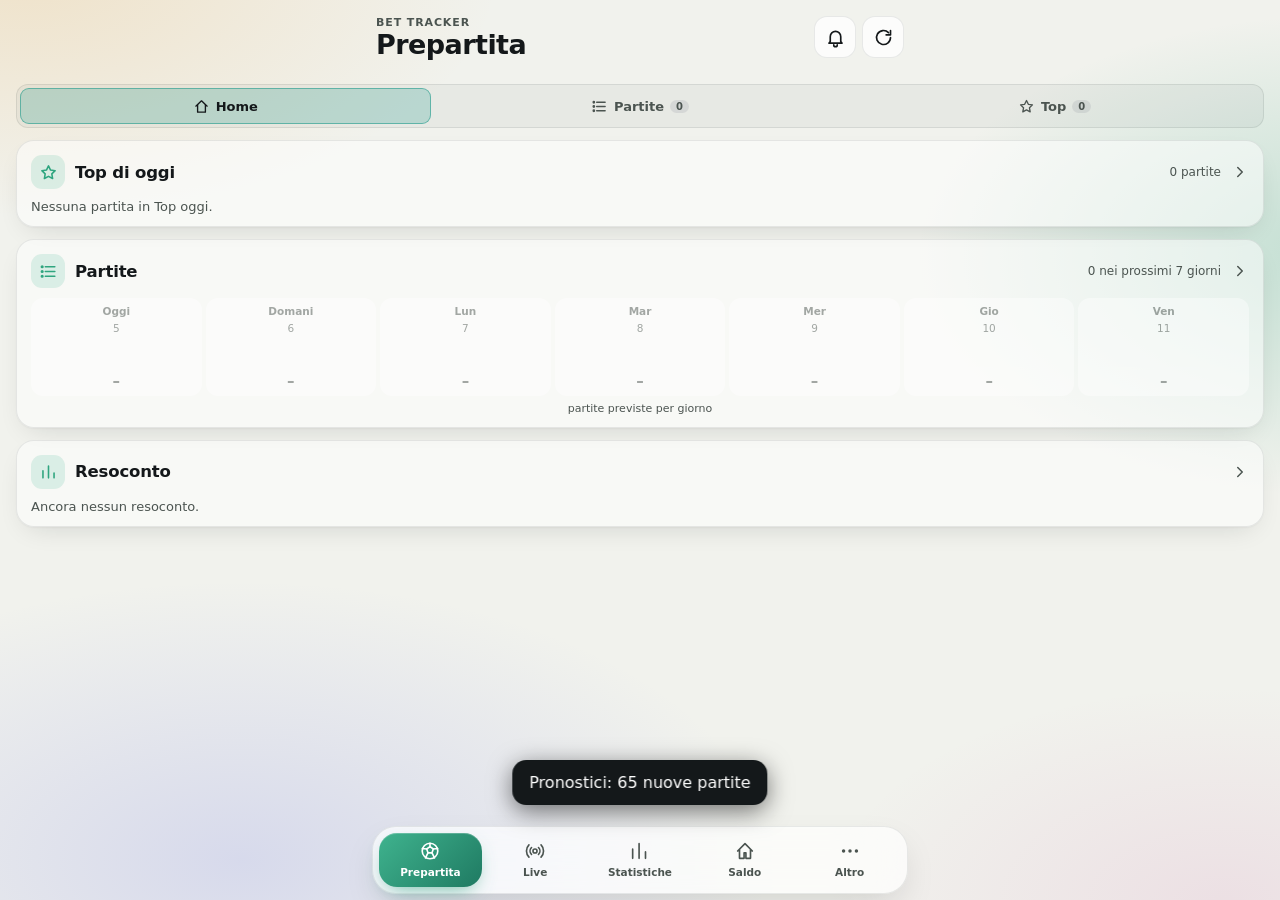
<file: index.html>
<!doctype html>
<html lang="it" data-theme-key="bet_theme" data-theme="dark">
<head>
<meta charset="utf-8">
<meta name="viewport" content="width=device-width,initial-scale=1,maximum-scale=1,viewport-fit=cover">
<meta name="theme-color" content="#12181f">
<meta name="apple-mobile-web-app-capable" content="yes">
<meta name="apple-mobile-web-app-status-bar-style" content="black-translucent">
<meta name="apple-mobile-web-app-title" content="Bet Tracker">
<meta name="app-version" content="4.42.0">
<title>Bet Tracker</title>
<!-- Tema Sistema/Chiaro/Scuro, sincronizzazione, aggiornamenti e backup: comune alle app della suite -->
<script src="suite.js?v=4.42.0"></script>
<link rel="icon" href="favicon.ico?v=4.42.0" sizes="any">
<link rel="icon" type="image/png" sizes="32x32" href="favicon-32-nera.png?v=4.42.0">
<link rel="apple-touch-icon" sizes="180x180" href="apple-touch-icon-nera.png?v=4.42.0">
<link rel="manifest" href="manifest.webmanifest?v=4.42.0">
<link rel="stylesheet" href="colors.css?v=4.42.0">
<link rel="stylesheet" href="base.css?v=4.42.0">
<link rel="stylesheet" href="shared.css?v=4.42.0">
<link rel="stylesheet" href="app.css?v=4.42.0">
<link rel="stylesheet" href="suite.css?v=4.42.0">
<link rel="stylesheet" href="pronostici.css?v=4.42.0">
<!-- Token grafici condivisi dalle app: va caricato per ultimo. -->
<link rel="stylesheet" href="suite-tokens.css?v=4.42.0">
<!-- Vetro ovunque: va dopo i token -->
<link rel="stylesheet" href="vetro.css?v=4.42.0">
</head>
<body>
<div id="splash" role="status"><div class="logo">€</div><h1 style="margin-top:18px">Bet Tracker</h1><p class="muted">Il diario del tuo saldo</p><div class="spinner"></div><small>Caricamento…</small></div>
<noscript>Attiva JavaScript per usare l’app.</noscript>
<div id="storage-error" hidden></div>
<header><div><small class="eyebrow">BET TRACKER</small><h1 id="title">Home</h1></div></header>
<main id="main"></main>
<nav class="tabbar tabbar-bottom" aria-label="Navigazione principale"><button data-tab="tips"><svg aria-hidden="true" viewBox="0 0 24 24" width="22" height="22" fill="none" stroke="currentColor" stroke-width="1.8" stroke-linecap="round" stroke-linejoin="round"><circle cx="12" cy="12" r="8.5"/><path d="M12 7.2l3.6 2.6-1.4 4.2H9.8L8.4 9.8z"/><path d="M12 3.5v3.7M20.3 9.3l-4.7.5M16.9 19.6l-2.7-5.6M7.1 19.6l2.7-5.6M3.7 9.3l4.7.5"/></svg><span>Prepartita</span></button><button data-tab="live"><svg aria-hidden="true" viewBox="0 0 24 24" width="22" height="22" fill="none" stroke="currentColor" stroke-width="1.8" stroke-linecap="round" stroke-linejoin="round"><circle cx="12" cy="12" r="2.2"/><path d="M8.2 15.8a5.4 5.4 0 0 1 0-7.6M15.8 8.2a5.4 5.4 0 0 1 0 7.6M5.4 18.6a9.4 9.4 0 0 1 0-13.2M18.6 5.4a9.4 9.4 0 0 1 0 13.2"/></svg><span>Live</span></button><button data-tab="stats"><svg aria-hidden="true" viewBox="0 0 24 24" width="22" height="22" fill="none" stroke="currentColor" stroke-width="1.8" stroke-linecap="round" stroke-linejoin="round"><path d="M4 20V10M11 20V4M18 20v-7"/></svg><span>Statistiche</span></button><button data-tab="home"><svg aria-hidden="true" viewBox="0 0 24 24" width="22" height="22" fill="none" stroke="currentColor" stroke-width="1.8" stroke-linecap="round" stroke-linejoin="round"><path d="M4 12L12 4l8 8M6 10v10h5v-6h2v6h5V10"/></svg><span>Saldo</span></button><button data-tab="accounts"><svg aria-hidden="true" viewBox="0 0 24 24" width="22" height="22" fill="none" stroke="currentColor" stroke-width="1.8" stroke-linecap="round" stroke-linejoin="round"><circle cx="5" cy="12" r="1"/><circle cx="12" cy="12" r="1"/><circle cx="19" cy="12" r="1"/></svg><span>Altro</span></button></nav>
<dialog id="modal"></dialog>
<script src="shared.js?v=4.42.0"></script>
<script src="app.js?v=4.42.0"></script>
<script src="pronostici.js?v=4.42.0"></script>
</body>
</html>
</file>
<file: colors.css>
/* Colori di Bet Tracker come variabili: in scuro gli stessi valori di prima,
   in chiaro i corrispondenti della palette comune (crema caldo e card bianche). */
:root {
  --bt-12181f: #12181f;
  --bt-161e26: #161e26;
  --bt-17212a: #17212a;
  --bt-182029: #182029;
  --bt-18212a: #18212a;
  --bt-1b232c: #1b232c;
  --bt-1e2a34: #1e2a34;
  --bt-202a34: #202a34;
  --bt-202b35: #202b35;
  --bt-202b36: #202b36;
  --bt-214c3d: #214c3d;
  --bt-222d38: #222d38;
  --bt-23433e: #23433e;
  --bt-241800: #241800;
  --bt-244568: #244568;
  --bt-25313b: #25313b;
  --bt-26473d: #26473d;
  --bt-27313a: #27313a;
  --bt-273641: #273641;
  --bt-29343e: #29343e;
  --bt-293742: #293742;
  --bt-2a2418: #2a2418;
  --bt-2a3844: #2a3844;
  --bt-2b3640: #2b3640;
  --bt-2b3742: #2b3742;
  --bt-2d5148: #2d5148;
  --bt-2f3b46: #2f3b46;
  --bt-31404c: #31404c;
  --bt-34414d: #34414d;
  --bt-34775d: #34775d;
  --bt-386589: #386589;
  --bt-3a4a57: #3a4a57;
  --bt-3b321f: #3b321f;
  --bt-402b30: #402b30;
  --bt-46361e: #46361e;
  --bt-4a5965: #4a5965;
  --bt-522d32: #522d32;
  --bt-542e2e: #542e2e;
  --bt-55c3a7: #55c3a7;
  --bt-714049: #714049;
  --bt-7a6034: #7a6034;
  --bt-82434b: #82434b;
  --bt-9fb0ab: #9fb0ab;
  --bt-a1ebc8: #a1ebc8;
  --bt-b8c4c0: #b8c4c0;
  --bt-b8ddff: #b8ddff;
  --bt-d6dfdc: #d6dfdc;
  --bt-dbe5e2: #dbe5e2;
  --bt-dfe7e5: #dfe7e5;
  --bt-e8a33d: #e8a33d;
  --bt-e8c17f: #e8c17f;
  --bt-f08b86: #f08b86;
  --bt-f1f5f4: #f1f5f4;
  --bt-ff9992: #ff9992;
  --bt-ffaaa4: #ffaaa4;
  --bt-ffb1ab: #ffb1ab;
  --bt-fff: #fff;
}
:root[data-theme='light'] {
  --bt-12181f: #f1f2ed;
  --bt-161e26: #f7f8f4;
  --bt-17212a: #f7f8f4;
  --bt-182029: #ffffff;
  --bt-18212a: #ffffff;
  --bt-1b232c: #ffffff;
  --bt-1e2a34: #f3f4ef;
  --bt-202a34: #f3f4ef;
  --bt-202b35: #f3f4ef;
  --bt-202b36: #f3f4ef;
  --bt-214c3d: #dff3ec;
  --bt-222d38: #eef0ea;
  --bt-23433e: #dff3ec;
  --bt-241800: #241800;
  --bt-244568: #e1edf9;
  --bt-25313b: #eef0ea;
  --bt-26473d: #dff3ec;
  --bt-27313a: #eef0ea;
  --bt-273641: #eef0ea;
  --bt-29343e: #eaede6;
  --bt-293742: #eaede6;
  --bt-2a2418: #fbefd8;
  --bt-2a3844: #eaede6;
  --bt-2b3640: #d3dbd6;
  --bt-2b3742: #eaede6;
  --bt-2d5148: #dff3ec;
  --bt-2f3b46: #d3dbd6;
  --bt-31404c: #e3e7e1;
  --bt-34414d: #c9d3cd;
  --bt-34775d: #9fd3c1;
  --bt-386589: #a9c8e6;
  --bt-3a4a57: #c3cdc7;
  --bt-3b321f: #fbefd8;
  --bt-402b30: #fbe5e3;
  --bt-46361e: #fbefd8;
  --bt-4a5965: #aab6b0;
  --bt-522d32: #fbe5e3;
  --bt-542e2e: #fbe5e3;
  --bt-55c3a7: #1f8a6c;
  --bt-714049: #e8b4b0;
  --bt-7a6034: #d9b26a;
  --bt-82434b: #e8b4b0;
  --bt-9fb0ab: #4b5450;
  --bt-a1ebc8: #17664f;
  --bt-b8c4c0: #4b5450;
  --bt-b8ddff: #1f5f99;
  --bt-d6dfdc: #2a322f;
  --bt-dbe5e2: #1f2624;
  --bt-dfe7e5: #1f2624;
  --bt-e8a33d: #e8a33d;
  --bt-e8c17f: #8a5a0c;
  --bt-f08b86: #c8473f;
  --bt-f1f5f4: #14181a;
  --bt-ff9992: #c8473f;
  --bt-ffaaa4: #c8473f;
  --bt-ffb1ab: #b53b33;
  --bt-fff: #14181a;
}
</file>
<file: base.css>
/* Bet Tracker — stile di base (prima era dentro index.html) */
:root {
  color-scheme: dark;
  --bg: var(--bt-12181f);
  --card: var(--bt-1b232c);
  --line: var(--bt-2b3640);
  --text: var(--bt-f1f5f4);
  --sub: var(--bt-9fb0ab);
  --green: var(--bt-55c3a7);
  --red: var(--bt-f08b86);
  --gold: var(--bt-e8a33d);
}
* {
  box-sizing: border-box;
}
body {
  margin: 0;
  background: var(--bg);
  color: var(--text);
  font-family:
    system-ui,
    -apple-system,
    sans-serif;
}
button,
input,
select {
  font: inherit;
}
button {
  cursor: pointer;
  background: var(--bt-25313b);
  color: var(--text);
  border: 1px solid var(--line);
  padding: 11px 13px;
  border-radius: 10px;
}
button:active {
  transform: scale(0.98);
}
button.primary {
  background: var(--gold);
  color: var(--bt-241800);
  border: 0;
  font-weight: 750;
}
button:disabled {
  opacity: 0.4;
  cursor: default;
}
main,
header {
  margin: auto;
  padding: 16px;}
header {
  display: flex;
  align-items: center;
  justify-content: space-between;
  padding-top: max(18px, env(safe-area-inset-top));
  position: sticky;
  top: 0;
  background: var(--bg);
  z-index: 2;
}
h1 {
  font-size: 27px;
  margin: 0;
}
h2 {
  font-size: 18px;
  margin: 0 0 14px;
}
h3 {
  font-size: 15px;
  margin: 0 0 8px;
}
p {
  line-height: 1.5;
}
.muted,
small {
  color: var(--sub);
  font-size: 12px;
}
.card {
  background: var(--card);
  border: 1px solid var(--line);
  border-radius: 16px;
  padding: 16px;
  margin-bottom: 12px;
}
.hero {
  background: linear-gradient(135deg, var(--bt-23433e), var(--bt-1b232c));
}
.grid {
  display: grid;
  gap: 10px;}
.grid .card {
  margin: 0;
}
.value {
  font-size: 22px;
  font-weight: 700;
  margin-top: 8px;
}
.positive {
  color: var(--green);
}
.negative {
  color: var(--red);
}
.row {
  display: flex;
  justify-content: space-between;
  align-items: center;
  gap: 10px;
}
.wrap {
  flex-wrap: wrap;
}
.actions {
  display: flex;
  gap: 7px;
  flex-wrap: wrap;
  margin-top: 12px;
}
.actions button {
  font-size: 12px;
  padding: 9px 11px;
}
.section {
  margin: 24px 0 12px;
}
.empty {
  text-align: center;
  padding: 30px 12px;
  color: var(--sub);
  line-height: 1.6;
}
.badge {
  font-size: 11px;
  padding: 5px 8px;
  border-radius: 7px;
  background: var(--bt-273641);
  white-space: nowrap;
}
.badge.won {
  color: var(--green);
}
.badge.lost {
  color: var(--red);
}
.badge.pending {
  color: var(--gold);
}
nav {
  position: fixed;
  bottom: 0;
  left: 0;
  right: 0;
  display: flex;
  justify-content: center;
  background: var(--bt-182029);
  border-top: 1px solid var(--line);
  padding: 8px 6px max(8px, env(safe-area-inset-bottom));
  z-index: 3;
}
nav button {
  width: 130px;
  max-width: 25%;
  background: none;
  border: 0;
  font-size: 11px;
  padding: 7px 2px;
  color: var(--sub);
}
nav span {
  display: block;
  font-size: 21px;
  margin-bottom: 3px;
}
nav button.active {
  color: var(--gold);
}
main {
  padding-bottom: 110px;
  padding-top: 4px;
}
.filters {
  display: grid;
  gap: 8px;
  margin-bottom: 12px;}
input,
select {
  width: 100%;
  background: var(--bt-222d38);
  border: 1px solid var(--line);
  color: var(--text);
  padding: 12px 10px;
  border-radius: 9px;}
label {
  display: block;
  font-size: 13px;
  color: var(--sub);
  margin: 12px 0 6px;
}
dialog {
  max-height: 90dvh;
  border: 1px solid var(--line);
  border-radius: 18px;
  padding: 20px;
  background: var(--bg);
  color: var(--text);}
dialog::backdrop {
  background: #050a10bd;
}
dialog .head {
  position: sticky;
  top: -20px;
  background: var(--bg);
  padding: 8px 0;
  z-index: 1;
}
.leg {
  padding: 12px;
  border: 1px solid var(--line);
  border-radius: 12px;
  margin-top: 14px;
}
.leg .grid {
  gap: 8px;
}
.error {
  color: var(--red);
  font-size: 13px;
  line-height: 1.4;
}
svg.chart {
  width: 100%;
  height: auto;
}
table {
  width: 100%;
  border-collapse: collapse;
  font-size: 13px;
}
td,
th {
  text-align: left;
  padding: 10px 4px;
  border-bottom: 1px solid var(--line);
}
td:last-child,
th:last-child {
  text-align: right;
}
.toast {
  position: fixed;
  top: 20px;
  left: 50%;
  transform: translateX(-50%);
  z-index: 20;
  background: var(--bt-2d5148);
  padding: 12px 18px;
  border-radius: 12px;
  max-width: 90%;
  box-shadow: 0 4px 20px #0008;
}
#splash {
  position: fixed;
  inset: 0;
  z-index: 30;
  display: grid;
  place-content: center;
  text-align: center;
  background: radial-gradient(ellipse, var(--bt-23433e), var(--bt-12181f) 65%);
  transition: opacity 0.35s;
}
#splash.hidden {
  opacity: 0;
  pointer-events: none;
}
.logo {
  width: 84px;
  height: 84px;
  border: 2px solid var(--gold);
  border-radius: 50%;
  display: grid;
  place-items: center;
  margin: auto;
  color: var(--gold);
  font-size: 40px;
  animation: enter 0.6s ease;
}
.spinner {
  margin: 24px auto 12px;
  width: 26px;
  height: 26px;
  border: 3px solid var(--line);
  border-top-color: var(--gold);
  border-radius: 50%;
  animation: spin 0.8s linear infinite;
}
@keyframes spin {
  to {
    transform: rotate(360deg);
  }
}
@keyframes enter {
  from {
    transform: scale(0.8);
    opacity: 0;
  }
}
@media (prefers-reduced-motion: reduce) {
  * {
    animation: none !important;
    transition: none !important;
  }
}
.legend {
  display: flex;
  gap: 10px;
  flex-wrap: wrap;
  margin-top: 10px;
}
#storage-error {
  padding: 12px;
  background: var(--bt-542e2e);
  color: white;
}
a {
  color: var(--gold);
}

#start {
  background: var(--gold);
  color: var(--bt-241800);
  font-weight: 800;
  border: 0;
  box-shadow: 0 4px 16px #e8a33d25;
}
#start {
  padding: 15px 26px;
  font-size: 16px;
}
button[data-close] {
  color: var(--bt-ff9992);
  background: var(--bt-402b30);
  border-color: var(--bt-714049);
}
button[data-delete],
button[data-delete-tx] {
  color: var(--bt-ff9992);
  background: var(--bt-402b30);
  border-color: var(--bt-714049);
}
button[data-settle] {
  color: var(--bt-b8ddff);
  background: var(--bt-244568);
  border-color: var(--bt-386589);
}
button[data-quick='won'] {
  background: var(--bt-214c3d);
  color: var(--bt-a1ebc8);
  border-color: var(--bt-34775d);
}
button[data-quick='lost'] {
  background: var(--bt-522d32);
  color: var(--bt-ffb1ab);
  border-color: var(--bt-82434b);
}

/* Layout mobile: contenuti entro il viewport e scorrimento solo verticale. */
html {
  width: 100%;
  max-width: 100%;
  overflow-x: hidden;
  overscroll-behavior-x: none;
  -webkit-text-size-adjust: 100%;
  text-size-adjust: 100%;
  touch-action: pan-y;
}
body {
  width: 100%;
  max-width: 100%;
  overflow-x: hidden;
  overscroll-behavior-x: none;
  touch-action: pan-y;
}
header,
main,
nav,
.card,
.grid,
.filters,
.row,
.leg,
form {
  min-width: 0;
  max-width: 100%;
}
header {
  gap: 10px;
}
header > div {
  min-width: 0;
}
header h1 {
  font-size: clamp(22px, 6vw, 27px);
  overflow-wrap: anywhere;
}
.grid,
.filters {
  grid-template-columns: repeat(2, minmax(0, 1fr));
}
.grid > *,
.filters > *,
.row > * {
  min-width: 0;
}
.card p,.card b,.card span,.value {
  overflow-wrap: anywhere;
}
input,
select,
textarea {
  box-sizing: border-box;
  min-width: 0;
  max-width: 100%;
  font-size: 16px !important;
  touch-action: pan-y;
}
input[type='date'],
input[type='datetime-local'] {
  display: block;
  width: 100%;
  min-inline-size: 0;
  max-inline-size: 100%;
}
input::-webkit-date-and-time-value {
  text-align: left;
  min-width: 0;
}
button,
a {
  touch-action: manipulation;
}
dialog {
  box-sizing: border-box;
  width: calc(100% - 24px);
  max-width: min(510px, calc(100% - 24px));
  overflow-x: hidden;
  overflow-y: auto;
  overscroll-behavior: contain;
  touch-action: pan-y;
}
@media (max-width: 360px) {
  dialog {
    padding: 14px;
  }
  .value {
    font-size: 20px;
  }
  .actions {
    gap: 6px;
  }
  .actions button {
    padding: 9px 8px;
  }
}

.pick-selector {
  min-width: 0;
}
.pick-grid {
  display: grid;
  grid-template-columns: repeat(2, minmax(0, 1fr));
  gap: 8px;
}
.pick-grid {
  overflow-y: auto;
  overscroll-behavior: contain;}

.help {
  padding: 0;
  min-height: 24px;
  border: 0;
  background: none;
  color: var(--bt-e8a33d);
}
.pick-grid {
  max-height: 240px;
  overflow: auto;
}
</file>
<file: shared.css>
html,
body {
  max-width: 100%;
  overflow-x: hidden;
  -webkit-text-size-adjust: 100%;
}
input,
select,
textarea {
  font: inherit;
  font-size: 16px !important;
  box-sizing: border-box;
  min-width: 0;
  max-width: 100%;
  width: 100%;
  background: var(--bt-222d38);
  border: 1px solid var(--bt-2b3640);
  border-radius: 9px;
  color: var(--bt-f1f5f4);
  padding: 11px;
}
button {
  font: inherit;
  cursor: pointer;
  touch-action: manipulation;
  min-height: 40px;
  border: 1px solid var(--bt-2b3640);
  border-radius: 10px;
  background: var(--bt-25313b);
  color: var(--bt-f1f5f4);
  padding: 9px 12px;
}
button.primary {
  background: var(--bt-e8a33d);
  color: var(--bt-241800);
  font-weight: 750;
}
button.danger,
button[data-close] {
  color: var(--bt-ffaaa4);
  background: var(--bt-402b30);
  border-color: var(--bt-714049);
}
button.good {
  background: var(--bt-214c3d);
  color: var(--bt-a1ebc8);
}
button.blue {
  background: var(--bt-244568);
  color: var(--bt-b8ddff);
}
.muted {
  color: var(--bt-9fb0ab);
  font-size: 12px;
  line-height: 1.5;
}
.row {
  display: flex;
  align-items: center;
  justify-content: space-between;
  gap: 10px;
  min-width: 0;
}
.row > * {
  min-width: 0;
}
.wrap {
  flex-wrap: wrap;
}
.actions {
  display: flex;
  gap: 8px;
  flex-wrap: wrap;
  margin-top: 12px;
}
.grid {
  display: grid;
  grid-template-columns: repeat(2, minmax(0, 1fr));
  gap: 10px;
}
.empty {
  padding: 25px 10px;
  text-align: center;
  color: var(--bt-9fb0ab);
}
.card {
  overflow-wrap: anywhere;
}
.positive {
  color: var(--bt-55c3a7);
}
.negative {
  color: var(--bt-f08b86);
}
.section {
  margin: 22px 0 12px;
}
label {
  display: block;
  font-size: 13px;
  color: var(--bt-9fb0ab);
  margin: 12px 0 6px;
}
.app-toast {
  position: fixed;
  bottom: 95px;
  left: 50%;
  transform: translateX(-50%);
  z-index: 20000;
  background: var(--bt-26473d);
  color: var(--bt-fff);
  max-width: 94%;
  width: max-content;
  padding: 12px 16px;
  border-radius: 12px;
  box-shadow: 0 6px 24px #0008;
}
.app-toast button {
  margin-left: 10px;
}
dialog {
  background: var(--bt-12181f);
  color: var(--bt-f1f5f4);
  border: 1px solid var(--bt-2b3640);
  border-radius: 16px;
  width: calc(100% - 24px);
  max-width: 510px;
  max-height: 90dvh;
  overflow-y: auto;
  overflow-x: hidden;
  padding: 18px;
}
dialog::backdrop {
  background: #050a10cc;
}
.editor-head {
  position: sticky;
  top: -18px;
  background: var(--bt-12181f);
  padding: 10px 0;
  z-index: 1;
}
.editor-head h2 {
  font-size: 19px;
  margin: 0;
}
.calendar {
  padding: 10px 0;
}
.calendar-grid {
  display: grid;
  grid-template-columns: repeat(7, minmax(0, 1fr));
  gap: 4px;
  margin-top: 10px;
  text-align: center;
}
.calendar-grid button {
  padding: 8px 0;
  min-height: 56px;
  min-width: 0;
}
.calendar-grid button small {
  display: block;
  font-size: 9px;
  color: var(--bt-9fb0ab);
  overflow-wrap: anywhere;
}
.calendar-grid .chosen {
  border-color: var(--bt-e8a33d);
  background: var(--bt-46361e);
}
.touch-chart {
  width: 100%;
  height: auto;
  touch-action: pan-y;
}
.touch-chart text {
  fill: var(--bt-9fb0ab);
  font-size: 11px;
}
.touch-chart .chart-point {
  cursor: pointer;
}
details > summary {
  cursor: pointer;
  padding: 12px 0;
  min-height: 44px;
}
details.menu {
  margin-left: auto;
}
details.menu summary {
  padding: 6px 12px;
  font-size: 22px;
  list-style: none;
}
details.menu[open] {
  width: 100%;
}
.error {
  color: var(--bt-ff9992);
}
input[type='date'],
input[type='datetime-local'] {
  min-inline-size: 0;
  display: block;
  width: 100%;
}
.pill {
  display: inline-block;
  padding: 4px 7px;
  border-radius: 6px;
  background: var(--bt-25313b);
  font-size: 11px;
}
@media (prefers-reduced-motion: reduce) {
  * {
    animation: none !important;
    transition: none !important;
    scroll-behavior: auto !important;
  }
}
</file>
<file: app.css>
/* Navigation follows Money Tracker's icon, spacing and outlined active tab. */
nav.tabbar {
  max-width: 520px;
  margin: 0 auto;
  padding: 6px 6px calc(6px + env(safe-area-inset-bottom));
  background: var(--bt-182029);
  z-index: 25;
}
nav.tabbar button {
  flex: 1;
  width: auto;
  min-width: 0;
  max-width: none;
  display: flex;
  flex-direction: column;
  align-items: center;
  gap: 3px;
  margin: 0 2px;
  padding: 7px 2px;
  border: 1px solid transparent;
  border-radius: 14px;
  background: transparent;
  color: var(--bt-9fb0ab);
  min-height: 54px;
}
nav.tabbar span {
  font-size: 11px;
  font-weight: 500;
  margin: 0;
  line-height: 1.4;
}
nav.tabbar svg {
  flex-shrink: 0;
}
nav.tabbar button.active {
  border-color: var(--bt-e8a33d);
  color: var(--bt-e8a33d);
  background: transparent;
}
input[type='date'] {
  width: 10.5rem;
  max-width: 100%;
  min-width: 0;
  min-inline-size: 0;
  min-height: 46px;
  text-align: left;
}
input[type='datetime-local'] {
  width: 15.5rem;
  max-width: 100%;
  min-width: 0;
  min-inline-size: 0;
  min-height: 46px;
  text-align: left;
}
input::-webkit-date-and-time-value {
  margin: 0;
  text-align: left;
  min-height: 1.4em;
}
input::-webkit-datetime-edit {
  padding: 0;
}
.actions button {
  min-height: 44px;
}
button {
  transition:
    transform 0.12s ease,
    filter 0.12s ease,
    box-shadow 0.12s ease;
}
button:not(:disabled):active {
  transform: scale(0.95);
  filter: brightness(1.15);
}
button.button-tap {
  animation: button-tap 0.22s ease-out;
}
@keyframes button-tap {
  0% {
    transform: scale(0.95);
    filter: brightness(1.18);
  }
  100% {
    transform: scale(1);
    filter: brightness(1);
  }
}
@media (prefers-reduced-motion: reduce) {
  button {
    animation: none !important;
    transition: none !important;
  }
  button:not(:disabled):active {
    transform: none;
  }
}
/* Compact bet editor: one event open, collapsed rows for multiples. */
#editor:has(#bet-form) {
  padding: 14px;
  max-height: 92dvh;
}
#editor:has(#bet-form) .editor-head {
  top: -14px;
  padding: 4px 0 12px;
}
#bet-form {
  min-width: 0;
}
#bet-form label {
  margin: 0;
  line-height: 1.4;
  font-size: 12px;
}
#bet-form input {
  margin-top: 5px;
  height: 44px;
  padding: 9px 10px;
  font-size: 16px;
}
.bet-meta {
  display: grid;
  grid-template-columns: 100px minmax(0, 1fr);
  align-items: start;
  gap: 12px;
  margin: 8px 0 14px;
}
.bet-date {
  min-width: 0;
  position: relative;
}
.bet-date > summary {
  display: grid;
  gap: 9px;
  padding: 0;
  min-height: 66px;
  list-style: none;
  cursor: pointer;
}
.bet-date > summary::-webkit-details-marker,
.compact-leg > summary::-webkit-details-marker {
  display: none;
}
.bet-date > summary > span {
  font-size: 12px;
  color: var(--sub);
}
.bet-date > summary b {
  font-size: 14px;
  font-weight: 500;
  white-space: nowrap;
}
.date-edit {
  float: right;
  color: var(--bt-e8c17f);
  font-size: 11px;
}
#bet-form .bet-date input {
  width: 100%;
  max-width: 100%;
  height: 44px;
  padding: 6px;
  font-size: 16px;
}
#bet-form .leg {
  margin: 8px 0;
  padding: 0;
  border-radius: 12px;
  min-width: 0;
  background: var(--bt-1b232c);
}
#bet-form .leg > summary {
  display: flex;
  gap: 9px;
  align-items: center;
  min-height: 60px;
  padding: 10px;
  list-style: none;
}
.leg-number {
  flex-shrink: 0;
  display: grid;
  place-items: center;
  width: 25px;
  height: 25px;
  background: var(--bt-293742);
  color: var(--bt-e8c17f);
  border-radius: 7px;
  font-size: 12px;
}
.leg-summary {
  display: grid;
  gap: 2px;
  min-width: 0;
  flex: 1;
}
.leg-summary b {
  font-size: 14px;
  font-weight: 600;
  overflow: hidden;
  white-space: nowrap;
  text-overflow: ellipsis;
}
.leg-summary small {
  font-size: 11px;
  overflow: hidden;
  white-space: nowrap;
  text-overflow: ellipsis;
}
.leg-quote {
  font-size: 13px;
  color: var(--bt-e8c17f);
  flex-shrink: 0;
}
.leg-chevron {
  font-size: 17px;
  color: var(--sub);
}
.compact-leg[open] .leg-chevron {
  transform: rotate(180deg);
}
.leg-fields {
  padding: 0 10px 10px;
  border-top: 1px solid var(--bt-2b3640);
}
.leg-fields > label {
  display: block;
  padding-top: 9px;
}
.pick-odds-row {
  display: grid;
  grid-template-columns: minmax(0, 1fr) 82px;
  gap: 9px;
  margin-top: 9px;
}
#bet-form .pick-grid {
  grid-template-columns: repeat(2, minmax(0, 1fr));
  max-height: 150px;
  gap: 5px;
}
#bet-form .pick-grid button {
  min-height: 40px;
  padding: 7px 4px;
  font-size: 12px;
}
#bet-form [data-close-picks] {
  width: 100%;
  min-height: 36px;
  margin-top: 6px;
  font-size: 12px;
  padding: 6px;
}
.leg-tools {
  display: flex;
  justify-content: space-between;
  gap: 8px;
  margin-top: 8px;
}
#bet-form .leg-tools button {
  font-size: 11px;
  padding: 6px 8px;
  min-height: 36px;
  background: transparent;
}
#bet-form [data-remove-leg][hidden] {
  display: none;
}
#add-leg {
  width: 100%;
  border-style: dashed;
  background: transparent;
  min-height: 44px;
  font-size: 13px;
  margin: 4px 0;
}
#bet-form #preview {
  display: flex;
  flex-wrap: wrap;
  justify-content: space-between;
  gap: 5px;
  font-size: 12px;
  color: var(--bt-9fb0ab);}
#bet-form #preview b {
  color: var(--bt-f1f5f4);
}
.bet-savebar > button {
  display: block;
  width: 100%;
  min-height: 44px;
}
#bet-form #form-error:empty {
  display: none;
}
@media (max-width: 360px) {
  .bet-meta {
    grid-template-columns: 86px minmax(0, 1fr);
    gap: 9px;
  }
  .bet-date > summary b {
    font-size: 12px;
  }
  .date-edit {
    float: none;
    margin-left: 6px;
  }
  .pick-odds-row {
    grid-template-columns: minmax(0, 1fr) 72px;
  }
}
@media (max-width: 400px) {
  .bet-meta:has(.bet-date[open]) {
    grid-template-columns: 1fr;
  }
  .bet-meta:has(.bet-date[open]) > label {
    max-width: 110px;
  }
  #bet-form .bet-date input {
    width: 15.5rem;
  }
  .bet-date[open] > summary {
    min-height: 44px;
  }
}

/* KPI alignment, spacing and drill-down panels. */
.kpi-grid {
  align-items: stretch;
}
.kpi-card {
  position: relative;
  min-height: 126px;
  display: flex;
  flex-direction: column;
  align-items: center;
  justify-content: center;
  text-align: center;
  padding: 15px 12px;
}
.kpi-card .kpi-title {
  display: flex;
  align-items: center;
  justify-content: center;
  gap: 4px;
  width: 100%;
  min-height: 24px;
  line-height: 1.25;
}
.kpi-card .value {
  width: 100%;
  margin: 6px 0 5px;
  line-height: 1.15;
}
.kpi-card .kpi-detail {
  display: block;
  width: 100%;
  min-height: 30px;
  line-height: 1.3;
}
@media (max-width: 360px) {
  .kpi-card {
    min-height: 118px;
    padding: 13px 8px;
  }
  .kpi-card .value {
    font-size: 19px;
  }
  .kpi-card .kpi-title {
    font-size: 11px;
  }
  .kpi-card .kpi-detail {
    font-size: 10px;
  }
}

/* 1.1.4 — esiti rapidi e nuovo editor scommessa. */
.bet-card {
  position: relative;
}
.bet-card-head {
  align-items: flex-start;
}
.bet-card-title {
  display: flex;
  align-items: center;
  gap: 8px;
  flex-wrap: wrap;
  min-width: 0;
  padding-top: 3px;
}
.quick-outcomes {
  display: flex;
  gap: 8px;
  flex-shrink: 0;
}
.quick-outcomes button {
  width: 50px;
  height: 50px;
  min-height: 50px;
  padding: 0;
  border-radius: 15px;
  display: grid;
  place-items: center;
  font-size: 27px;
  font-weight: 850;
  line-height: 1;
  box-shadow: 0 3px 12px #0003;
}
.quick-outcomes button[data-quick='won'] {
  font-size: 29px;
}
.quick-outcomes button[data-quick='lost'] {
  font-size: 30px;
}

#editor:has(#bet-form) .bet-editor-head {
  top: -14px;
  padding: 4px 0 10px;
  z-index: 20;
  border-bottom: 1px solid var(--bt-202b35);
}
.bet-editor-head h2 {
  margin: 0;
}
.bet-save-icon {
  width: 50px;
  height: 50px;
  min-height: 50px;
  padding: 0;
  border-radius: 15px;
  font-size: 27px;
  line-height: 1;
  display: grid;
  place-items: center;
  flex-shrink: 0;
  box-shadow: 0 3px 14px #e8a33d20;
}
.bet-savebar {
  position: static;
  bottom: auto;
  background: transparent;
  border-top: 1px solid var(--bt-2b3640);
  margin: 10px 0 0;
  padding: 10px 0 0;
  z-index: auto;
}
#bet-form #preview {
  margin: 0;
}

#bet-form .pick-selector {
  position: relative;
  margin-top: 5px;
}
#bet-form .pick-trigger {
  width: 100%;
  height: 44px;
  min-height: 44px;
  margin: 0;
  padding: 9px 10px;
  display: flex;
  align-items: center;
  justify-content: space-between;
  gap: 8px;
  background: var(--bt-222d38);
  border: 1px solid var(--bt-2b3640);
  color: var(--bt-f1f5f4);
  text-align: left;
  font-size: 16px;
  font-weight: 500;
}
.pick-trigger-text {
  overflow: hidden;
  text-overflow: ellipsis;
  white-space: nowrap;
}
.pick-trigger-arrow {
  color: var(--bt-e8c17f);
  font-size: 24px;
  line-height: 1;
  flex-shrink: 0;
}

.pick-panel-layer {
  position: fixed;
  inset: 0;
  z-index: 100;
  display: flex;
  align-items: flex-end;
  justify-content: center;
  padding: 12px;
}
.pick-panel-layer[hidden] {
  display: none;
}
.pick-panel-scrim {
  position: absolute;
  inset: 0;
  width: 100%;
  height: 100%;
  min-height: 0;
  padding: 0;
  border: 0;
  border-radius: 0;
  background: #050a10d9;
  transform: none !important;
  animation: none !important;
  filter: none !important;
}
.pick-panel-card {
  position: relative;
  width: min(100%, 490px);
  max-height: min(78dvh, 650px);
  overflow: auto;
  overscroll-behavior: contain;
  background: var(--bt-161e26);
  border: 1px solid var(--bt-34414d);
  border-radius: 22px;
  padding: 18px;
  box-shadow: 0 -12px 40px #0008;
}
.pick-panel-head small {
  display: block;
  color: var(--bt-e8a33d);
  font-size: 10px;
  font-weight: 750;
  letter-spacing: 0.08em;
  margin-bottom: 4px;
}
.pick-panel-head h3 {
  margin: 0 0 4px;
  font-size: 19px;
}
.pick-panel-head p {
  margin: 0 0 12px;
}
#bet-form .pick-panel-card label {
  margin-top: 10px;
}
#bet-form .pick-panel-grid {
  grid-template-columns: repeat(2, minmax(0, 1fr));
  gap: 7px;}
#bet-form .pick-panel-grid button {
  min-height: 44px;
  padding: 8px 6px;
  font-size: 12px;
}
.pick-panel-actions {
  display: flex;
  justify-content: flex-end;
  margin-top: 14px;
}
.pick-panel-actions button {
  width: 52px;
  height: 48px;
  min-height: 48px;
  padding: 0;
  font-size: 25px;
  display: grid;
  place-items: center;
}
#pick-panel-error:empty {
  display: none;
}

@media (min-width: 600px) {
  .pick-panel-layer {
    align-items: center;
  }
  .pick-panel-card {
    border-radius: 22px;
    box-shadow: 0 18px 50px #0009;
  }
}
@media (max-width: 360px) {
  .quick-outcomes {
    gap: 6px;
  }
  .quick-outcomes button {
    width: 46px;
    height: 46px;
    min-height: 46px;
  }
  .bet-card-title {
    max-width: calc(100% - 104px);
  }
  .pick-panel-card {
    padding: 15px;
  }
  .bet-save-icon {
    width: 46px;
    height: 46px;
    min-height: 46px;
  }
}

/* 1.1.5 — card scommesse più compatte, azioni sulla stessa linea e preferiti espliciti. */
.bet-card {
  padding: 14px 15px;
}
.bet-card > p {
  margin: 10px 0 7px;
  line-height: 1.4;
}
.bet-card > .section {
  margin-top: 10px;
}
.bet-card-actions {
  display: grid;
  grid-template-columns: minmax(0, 1.15fr) minmax(0, 0.85fr) minmax(0, 0.85fr);
  gap: 7px;
  border-top: 1px solid var(--line);
  padding-top: 10px;
  margin-top: 10px;
}
.bet-card-actions button {
  min-width: 0;
  min-height: 38px;
  padding: 7px 8px;
  font-size: 11px;
  white-space: nowrap;
}
.bet-card-actions .bet-outcomes-button {
  font-size: 10.5px;
}
.bet-card .quick-outcomes button {
  width: 44px;
  height: 44px;
  min-height: 44px;
  border-radius: 13px;
  font-size: 24px;
}
.bet-card .quick-outcomes button[data-quick='won'] {
  font-size: 26px;
}
.bet-card .quick-outcomes button[data-quick='lost'] {
  font-size: 27px;
}

#bet-form .favorite-toggle {
  width: 38px;
  min-width: 38px;
  padding: 5px;
  font-size: 22px;
  line-height: 1;
  color: var(--bt-e8c17f);
}
#bet-form .favorite-toggle[aria-pressed='true'] {
  background: var(--bt-2a2418);
  border-color: var(--bt-7a6034);
}

#bet-form .pick-panel-grid {
  display: block;
  max-height: 320px;
  overflow: auto;
  margin-top: 14px;
  padding: 1px;
  overscroll-behavior: contain;
}
.pick-panel-section + .pick-panel-section {
  margin-top: 14px;
  padding-top: 13px;
  border-top: 1px solid var(--bt-2b3640);
}
.pick-panel-section-title {
  display: flex;
  align-items: center;
  gap: 6px;
  margin: 0 0 8px;
  color: var(--bt-b8c4c0);
  font-size: 11px;
  font-weight: 750;
  letter-spacing: 0.03em;
  text-transform: uppercase;
}
.favorites-section .pick-panel-section-title {
  color: var(--bt-e8c17f);
}
#bet-form .pick-panel-buttons {
  display: grid;
  grid-template-columns: repeat(2, minmax(0, 1fr));
  gap: 7px;
}
#bet-form .pick-panel-buttons button {
  min-height: 42px;
  padding: 8px 6px;
  font-size: 12px;
}

@media (max-width: 360px) {
  .bet-card {
    padding: 12px 13px;
  }
  .bet-card-actions {
    grid-template-columns: minmax(0, 1.1fr) minmax(0, 0.9fr) minmax(0, 0.8fr);
    gap: 5px;
  }
  .bet-card-actions button {
    padding: 6px 5px;
    font-size: 10px;
  }
  .bet-card-actions .bet-outcomes-button {
    font-size: 9.5px;
  }
  .bet-card .quick-outcomes {
    gap: 5px;
  }
  .bet-card .quick-outcomes button {
    width: 40px;
    height: 40px;
    min-height: 40px;
  }
}

/* 1.1.6 — puntata predefinita e selezione esiti gerarchica. */
#bet-form .pick-panel-groups {
  display: grid;
  grid-template-columns: 1fr;
  gap: 8px;
}
#bet-form .pick-group-button {
  width: 100%;
  min-height: 48px;
  padding: 10px 12px;
  display: flex;
  align-items: center;
  justify-content: space-between;
  gap: 10px;
  text-align: left;
  font-size: 13px;
  font-weight: 750;
}
#bet-form .pick-group-button span:last-child {
  color: var(--bt-e8c17f);
  font-size: 24px;
  line-height: 1;
}
#bet-form .pick-back {
  margin: 3px 0 10px;
  padding: 6px 9px;
  min-height: 34px;
  background: transparent;
  border-color: var(--bt-34414d);
  color: var(--bt-e8c17f);
  font-size: 12px;
}
#bet-form #pick-custom-block[hidden] {
  display: none;
}
#bet-form .pick-values-section {
  margin-top: 0;
  padding-top: 0;
  border-top: 0;
}
#bet-form .pick-values-section .pick-panel-buttons {
  grid-template-columns: repeat(2, minmax(0, 1fr));
}
@media (max-width: 360px) {
  #bet-form .pick-values-section .pick-panel-buttons {
    grid-template-columns: 1fr;
  }
  .pick-panel-card {
    max-height: 84dvh;
  }
}

/* 1.1.8 — swipe bidirezionale con transizione visiva tra le schede. */
#main {
  touch-action: pan-y pinch-zoom;
  will-change: transform, opacity;
}
#main.tab-exit-left {
  animation: tab-exit-left 0.135s ease-in both;
  pointer-events: none;
}
#main.tab-exit-right {
  animation: tab-exit-right 0.135s ease-in both;
  pointer-events: none;
}
#main.tab-enter-right {
  animation: tab-enter-right 0.21s cubic-bezier(0.2, 0.72, 0.25, 1) both;
  pointer-events: none;
}
#main.tab-enter-left {
  animation: tab-enter-left 0.21s cubic-bezier(0.2, 0.72, 0.25, 1) both;
  pointer-events: none;
}
@keyframes tab-exit-left {
  to {
    transform: translateX(-18%);
    opacity: 0.28;
  }
}
@keyframes tab-exit-right {
  to {
    transform: translateX(18%);
    opacity: 0.28;
  }
}
@keyframes tab-enter-right {
  from {
    transform: translateX(20%);
    opacity: 0.2;
  }
  to {
    transform: translateX(0);
    opacity: 1;
  }
}
@keyframes tab-enter-left {
  from {
    transform: translateX(-20%);
    opacity: 0.2;
  }
  to {
    transform: translateX(0);
    opacity: 1;
  }
}
@media (prefers-reduced-motion: reduce) {
  #main.tab-exit-left,
  #main.tab-exit-right,
  #main.tab-enter-left,
  #main.tab-enter-right {
    animation: none !important;
    transform: none !important;
    opacity: 1 !important;
  }
}

/* v1.1.9: allinea il primo riquadro di ogni scheda e riepilogo capitale Home */
#main {
  padding-top: 12px;
}
#main > .card:first-child {
  margin-top: 0;
}
#main > .grid:first-child {
  margin-top: 0;
}

/* 1.1.10 — KPI monetari coerenti e interattivi. */

/* 1.1.13 — selezione strutturata evento con giovanili maschili e femminili. */
#bet-form .event-trigger {
  width: 100%;
  min-height: 44px;
  margin: 7px 0 2px;
  padding: 9px 11px;
  display: flex;
  align-items: center;
  justify-content: space-between;
  gap: 10px;
  text-align: left;
  background: var(--bt-1e2a34);
  border-color: var(--bt-34414d);
  color: var(--bt-dbe5e2);
  font-size: 13px;
  font-weight: 700;
}
#bet-form .event-trigger > span:last-child {
  font-size: 22px;
  color: var(--bt-e8c17f);
  line-height: 1;
}
.event-trigger-help {
  display: block;
  margin: 0 2px 10px;
  line-height: 1.3;
}
.event-panel-groups,
.event-division-list {
  display: grid;}
.event-group-button {
  width: 100%;
  display: flex;
  align-items: center;
  justify-content: space-between;
  gap: 10px;
  text-align: left;}
.event-group-button > span:first-child {
  display: grid;
  gap: 2px;
  min-width: 0;
}
.event-group-button small {
  font-weight: 500;}
.event-group-button > span:last-child {
  color: var(--bt-e8c17f);
  font-size: 24px;
  line-height: 1;
}
.event-continue,
.event-use {
  width: 100%;}
.event-team-form {
  margin-top: 8px;
}
.event-selection-summary {
  border: 1px solid var(--bt-34414d);
  border-radius: 11px;
  background: var(--bt-18212a);
  font-size: 12px;
  color: var(--bt-b8c4c0);}
.event-loading {
  padding: 28px 10px;
  text-align: center;
  color: var(--bt-9fb0ab);
}
.event-source {
  margin: 14px 0 0;
  padding-top: 10px;
  border-top: 1px solid var(--bt-2b3640);
  font-size: 10px;
  line-height: 1.35;
}
/* v1.1.15 — selezione campionati più ampia, card strutturate, statistiche geografiche */
.event-panel-card {
  max-height: min(94dvh, 920px);
  min-height: min(80dvh, 760px);
  padding: 24px 22px 28px;
}
.event-panel-groups,
.event-division-list {
  gap: 14px;
  margin-top: 20px;
  padding-bottom: 20px;
}
.event-group-button {
  min-height: 64px;
  padding: 16px 16px;
  border-radius: 14px;
}
.event-group-button b {
  font-size: 14px;
}
.event-group-button small {
  font-size: 11px;
  line-height: 1.4;
  margin-top: 4px;
}
.event-panel-card label {
  margin-top: 18px;
  display: grid;
  gap: 10px;
}
.event-panel-card label select,
.event-panel-card label input {
  margin-top: 0;
  min-height: 58px;
  padding: 15px 14px;
}
.event-continue,
.event-use {
  min-height: 54px;
  margin-top: 18px;
}
.event-team-form {
  padding-bottom: 22px;
}
.event-selection-summary {
  padding: 16px 16px;
  margin-top: 18px;
  line-height: 1.6;
}
.bet-legs-list {
  display: grid;
  gap: 12px;
  margin: 14px 0;
}
.stats-filter {
  padding: 0;
  overflow: hidden;
}
.stats-filter summary {
  list-style: none;
  display: flex;
  align-items: center;
  justify-content: space-between;
  gap: 12px;
  padding: 15px 16px;
  cursor: pointer;
}
.stats-filter summary::-webkit-details-marker {
  display: none;
}
.stats-filter summary > span:first-child {
  display: grid;
  gap: 3px;
}
.stats-filter summary small {
  font-size: 10px;
  letter-spacing: 0.055em;
}
.stats-filter summary b {
  font-size: 15px;
}
.stats-filter-chevron {
  font-size: 20px;
  color: var(--gold);
  transition: transform 0.2s;
}
.stats-filter[open] .stats-filter-chevron {
  transform: rotate(180deg);
}
.stats-filter-body {
  border-top: 1px solid var(--line);
  padding: 0 16px 16px;
}
.stats-geo-section {
  margin-top: 22px;
}
.stats-subtitle {
  margin-bottom: 12px;
}
.stats-subtitle small {
  letter-spacing: 0.06em;
}
.stats-subtitle h2 {
  margin: 3px 0 0;
}
.geo-kpis {
  margin-bottom: 12px;
}
.geo-mini-value {
  font-size: 19px;
}
.geo-chart h2 {
  margin-bottom: 16px;
}
.geo-bar-row {
  display: grid;
  gap: 6px;
  margin: 0 0 16px;
}
.geo-bar-row:last-child {
  margin-bottom: 0;
}
.geo-bar-head {
  display: flex;
  justify-content: space-between;
  gap: 10px;
  font-size: 13px;
}
.geo-bar-head span {
  overflow-wrap: anywhere;
}
.geo-bar-track {
  height: 8px;
  border-radius: 999px;
  background: var(--bt-27313a);
  overflow: hidden;
}
.geo-bar-track span {
  display: block;
  height: 100%;
  background: var(--gold);
  border-radius: 999px;
}
.geo-bar-row > small {
  font-size: 10px;
}
@media (max-width: 380px) {
  .event-panel-card {
    padding: 18px 14px 22px;
    min-height: min(84dvh, 720px);
  }
  .event-group-button {
    min-height: 58px;
    padding: 12px;
  }
      .geo-kpis {
    grid-template-columns: 1fr 1fr;
  }
}

.team-autocomplete {
  position: relative;
  min-width: 0;
}
.team-autocomplete input {
  width: 100%;
}
.team-suggestions {
  position: absolute;
  left: 0;
  right: 0;
  top: calc(100% + 6px);
  z-index: 8;
  max-height: 240px;
  overflow-y: auto;
  overscroll-behavior: contain;
  padding: 6px;
  border: 1px solid var(--bt-3a4a57);
  border-radius: 12px;
  background: var(--bt-202b36);
  box-shadow: 0 12px 28px #0008;
}
.team-suggestions[hidden] {
  display: none;
}
.team-suggestion {
  display: block;
  width: 100%;
  min-height: 44px;
  padding: 10px 12px;
  border: 0;
  border-bottom: 1px solid var(--bt-31404c);
  border-radius: 8px;
  background: transparent;
  text-align: left;
  color: var(--text);
}
.team-suggestion:last-child {
  border-bottom: 0;
}
.team-suggestion:active {
  background: var(--bt-2a3844);
}
.event-team-form label {
  position: relative;
  z-index: auto;
}
.event-team-form label:focus-within {
  z-index: 9;
}

/* v1.1.17 — card compatte con pulsanti esito rapido più grandi. */
.compact-bet-card {
  padding: 12px 12px 10px;
  margin-bottom: 8px;
  border-radius: 13px;
}
.compact-bet-card .bet-card-head {
  display: flex;
  align-items: center;
  justify-content: space-between;
  gap: 9px;
  margin: 0 0 9px;
}
.compact-bet-card .bet-card-heading {
  display: flex;
  align-items: center;
  gap: 7px;
  min-width: 0;
  flex: 1;
}
.compact-bet-card .bet-card-title {
  display: flex;
  align-items: baseline;
  gap: 7px;
  min-width: 0;
}
.compact-bet-card .bet-card-title > b {
  font-size: 12px;
  white-space: nowrap;
}
.compact-bet-card .bet-card-date {
  font-size: 9.5px;
  color: var(--sub);
  white-space: nowrap;
}
.compact-bet-card .badge {
  padding: 3px 6px;
  border-radius: 6px;
  font-size: 9px;
  line-height: 1.1;
}
.compact-bet-card .compact-quick-outcomes {
  display: flex;
  gap: 7px;
  flex: 0 0 auto;
}
.compact-bet-card .compact-quick-outcomes button {
  width: 46px;
  height: 42px;
  min-height: 42px;
  padding: 0;
  border-radius: 11px;
  font-size: 24px;
  font-weight: 900;
  line-height: 1;
  box-shadow: 0 3px 10px #0004;
}
.compact-bet-card .compact-bet-legs {
  display: grid;
  gap: 5px;
  margin: 0;
}
.compact-bet-card .bet-leg-compact {
  display: flex;
  align-items: center;
  gap: 8px;
  min-width: 0;
  padding: 7px 8px;
  border: 1px solid var(--bt-2f3b46);
  border-radius: 9px;
  background: var(--bt-18212a);
}
.compact-bet-card .bet-leg-main {
  display: grid;
  gap: 2px;
  min-width: 0;
  flex: 1;
}
.compact-bet-card .bet-leg-topline {
  display: flex;
  align-items: center;
  gap: 5px;
  min-width: 0;
  overflow: hidden;
}
.compact-bet-card .bet-leg-index {
  display: grid;
  place-items: center;
  flex: 0 0 auto;
  width: 16px;
  height: 16px;
  border-radius: 5px;
  background: var(--bt-2b3742);
  color: var(--bt-d6dfdc);
  font-size: 9px;
  font-weight: 800;
}
.compact-bet-card .bet-leg-division {
  font-size: 9px;
  font-weight: 800;
  letter-spacing: 0.02em;
  color: var(--bt-e8c17f);
  white-space: nowrap;
  overflow: hidden;
  text-overflow: ellipsis;
}
.compact-bet-card .bet-leg-meta {
  font-size: 8.5px;
  color: var(--sub);
  white-space: nowrap;
  overflow: hidden;
  text-overflow: ellipsis;
}
.compact-bet-card .bet-leg-match {
  font-size: 11.5px;
  line-height: 1.22;
  white-space: nowrap;
  overflow: hidden;
  text-overflow: ellipsis;
}
.compact-bet-card .bet-leg-bottomline {
  display: flex;
  align-items: center;
  gap: 10px;
  min-width: 0;
  font-size: 10px;
  color: var(--bt-dfe7e5);
}
.compact-bet-card .bet-leg-bottomline small {
  font-size: 8.5px;
  color: var(--sub);
}
.compact-bet-card .bet-leg-pick {
  min-width: 0;
  overflow: hidden;
  text-overflow: ellipsis;
  white-space: nowrap;
}
.compact-bet-card .bet-leg-odds {
  white-space: nowrap;
  margin-left: auto;
}
.compact-bet-card .bet-leg-status {
  flex: 0 0 auto;
  padding: 3px 5px;
  border-radius: 5px;
  background: var(--bt-273641);
  font-size: 8.5px;
  font-weight: 750;
  white-space: nowrap;
}
.compact-bet-card .bet-leg-status.won {
  color: var(--green);
}
.compact-bet-card .bet-leg-status.lost {
  color: var(--red);
}
.compact-bet-card .bet-leg-status.pending {
  color: var(--gold);
}
.compact-bet-card .bet-leg-status.void {
  color: var(--sub);
}
.compact-bet-card .bet-summary-strip {
  display: grid;
  grid-template-columns: repeat(3, minmax(0, 1fr));
  gap: 5px;
  margin-top: 6px;
}
.compact-bet-card.is-closed .bet-summary-strip {
  grid-template-columns: repeat(4, minmax(0, 1fr));
}
.compact-bet-card .bet-summary-strip > span {
  display: grid;
  gap: 1px;
  min-width: 0;
  padding: 5px 6px;
  border-radius: 7px;
  background: var(--bt-202a34);
  text-align: center;
}
.compact-bet-card .bet-summary-strip small {
  font-size: 8px;
  line-height: 1.1;
  color: var(--sub);
}
.compact-bet-card .bet-summary-strip b {
  font-size: 10.5px;
  line-height: 1.15;
  white-space: nowrap;
  overflow: hidden;
  text-overflow: ellipsis;
}
.compact-bet-card .bet-settled-date {
  display: block;
  margin: 5px 1px 0;
  font-size: 8.5px;
  line-height: 1.2;
  color: var(--sub);
}
.compact-bet-card .compact-actions {
  display: grid;
  grid-template-columns: repeat(3, minmax(0, 1fr));
  gap: 4px;
  margin-top: 6px;
  padding-top: 6px;
  border-top: 1px solid var(--bt-29343e);
}
.compact-bet-card .compact-actions button {
  min-height: 28px;
  padding: 4px 6px;
  border-radius: 7px;
  font-size: 9px;
  line-height: 1.1;
}
@media (max-width: 380px) {
  .compact-bet-card {
    padding: 10px 9px;
  }
  .compact-bet-card .bet-card-heading {
    gap: 5px;
  }
  .compact-bet-card .compact-quick-outcomes {
    gap: 5px;
  }
  .compact-bet-card .compact-quick-outcomes button {
    width: 42px;
    height: 40px;
    min-height: 40px;
    font-size: 22px;
  }
  .compact-bet-card .bet-card-title {
    display: grid;
    gap: 0;
  }
  .compact-bet-card .bet-card-date {
    font-size: 8.5px;
  }
  .compact-bet-card .bet-leg-compact {
    padding: 6px 7px;
  }
  .compact-bet-card .bet-leg-meta {
    display: none;
  }
  .compact-bet-card .bet-summary-strip,
  .compact-bet-card.is-closed .bet-summary-strip {
    gap: 4px;
  }
  .compact-bet-card .bet-summary-strip > span {
    padding: 5px 3px;
  }
  .compact-bet-card .bet-summary-strip b {
    font-size: 9.5px;
  }
}

/* =====================================================================
   2.0.0 — Home: diario del saldo
   Colori dei grafici validati (contrasto e daltonismo) per i due temi.
   ===================================================================== */
:root {
  --bt-up: #36a07f;
  --bt-down: #e5584f;
  --bt-line-color: #e8a33d;
  --bt-up-text: #55c3a7;
  --bt-down-text: #f08b86;
}
:root[data-theme='light'] {
  --bt-up: #1f8a6c;
  --bt-down: #c8473f;
  --bt-line-color: #d98a1f;
  --bt-up-text: #1a7a5f;
  --bt-down-text: #b53b33;
}
.positive {
  color: var(--bt-up-text) !important;
}
.negative {
  color: var(--bt-down-text) !important;
}
.neutral {
  color: var(--suite-text-soft);
}

.diary-kpis {
  display: grid;
  grid-template-columns: repeat(2, minmax(0, 1fr));
  gap: 10px;
  margin-bottom: 12px;
}
.diary-kpis .card {
  margin: 0;
  padding: 12px 14px;
}
.diary-kpi small {
  display: block;
  font-size: 11.5px;
  color: var(--suite-text-soft);
  font-weight: 600;
}
.diary-kpi b {
  display: block;
  font-family: var(--suite-font-display);
  font-variant-numeric: tabular-nums;
  font-size: 20px;
  margin: 4px 0 2px;
  letter-spacing: -0.01em;
}
.diary-kpi span {
  font-size: 11px;
  color: var(--suite-text-soft);
}

.diary-card h2 {
  font-size: 17px;
  margin: 0 0 10px;
}
.diary-hint {
  margin: -4px 0 10px;
}
.diary-seg {
  display: grid;
  grid-template-columns: repeat(5, minmax(0, 1fr));
  gap: 4px;
  padding: 4px;
  margin: 0 0 10px;
  border-radius: 14px;
  background: rgba(255, 255, 255, 0.05);
  border: 1px solid var(--suite-glass-edge);
}
:root[data-theme='light'] .diary-seg {
  background: rgba(20, 24, 26, 0.04);
}
.diary-seg button {
  min-height: 34px !important;
  padding: 4px !important;
  border: 0 !important;
  border-radius: 10px !important;
  background: transparent !important;
  color: var(--suite-text-soft) !important;
  font-size: 13px !important;
  font-weight: 700;
}
.diary-seg button.active {
  background: var(--suite-teal-grad) !important;
  color: #fff !important;
  box-shadow: 0 6px 14px -6px rgba(58, 166, 132, 0.7);
}

.diary-chart {
  display: block;
  width: 100%;
  height: auto;
  touch-action: pan-y;
  overflow: visible;
}
.dc-grid {
  stroke: var(--suite-line);
  stroke-width: 1;
  opacity: 0.55;
}
.dc-zero {
  stroke: var(--suite-text-soft);
  stroke-width: 1;
  opacity: 0.6;
}
.dc-axis {
  fill: var(--suite-text-soft);
  font-size: 10.5px;
  font-variant-numeric: tabular-nums;
}
.dc-path {
  fill: none;
  stroke: var(--bt-line-color);
  stroke-width: 2;
  stroke-linejoin: round;
  stroke-linecap: round;
}
.dc-area {
  fill: url(#dcArea);
}
.dc-live {
  fill: none;
  stroke: var(--bt-line-color);
  stroke-width: 2;
  stroke-dasharray: 4 4;
  opacity: 0.8;
}
.dc-dot {
  fill: var(--bt-line-color);
  stroke: var(--suite-surface);
  stroke-width: 2;
}
.dc-dot-live {
  fill: var(--suite-surface);
  stroke: var(--bt-line-color);
  stroke-width: 2;
}
.dc-end {
  fill: var(--suite-text);
  font-size: 11px;
  font-weight: 700;
  font-variant-numeric: tabular-nums;
}
.dc-cross-line {
  stroke: var(--suite-text-soft);
  stroke-width: 1;
  stroke-dasharray: 3 3;
}
.dc-cross-dot {
  fill: var(--bt-line-color);
  stroke: var(--suite-surface);
  stroke-width: 2;
}
.dc-hit {
  fill: transparent;
  cursor: pointer;
}
.db-up {
  fill: var(--bt-up);
}
.db-down {
  fill: var(--bt-down);
}
.db-flat {
  fill: var(--suite-text-soft);
}
.dc-bars rect.sel {
  stroke: var(--suite-text);
  stroke-width: 1.5;
}
.diary-chart-detail {
  margin: 8px 0 0;
  min-height: 34px;
  font-size: 12.5px;
  line-height: 1.4;
  color: var(--suite-text-soft);
}
.diary-empty-chart {
  padding: 26px 10px;
  text-align: center;
  color: var(--suite-text-soft);
  font-size: 13.5px;
  line-height: 1.5;
}

.diary-stats {
  display: grid;
  grid-template-columns: repeat(2, minmax(0, 1fr));
  gap: 8px;
}
.diary-stat {
  padding: 10px 12px;
  border-radius: 14px;
  background: rgba(255, 255, 255, 0.04);
  border: 1px solid var(--suite-glass-edge);
}
:root[data-theme='light'] .diary-stat {
  background: rgba(20, 24, 26, 0.03);
}
.diary-stat small {
  display: block;
  font-size: 11px;
  color: var(--suite-text-soft);
  font-weight: 600;
}
.diary-stat b {
  display: block;
  font-family: var(--suite-font-display);
  font-variant-numeric: tabular-nums;
  font-size: 16px;
  margin: 3px 0 1px;
}
.diary-stat span {
  display: block;
  font-size: 10.5px;
  color: var(--suite-text-soft);
  line-height: 1.3;
}

.diary-log {
  display: grid;
  gap: 6px;
}
.diary-row {
  display: grid !important;
  grid-template-columns: 42px minmax(0, 1fr) auto;
  align-items: center;
  gap: 10px;
  width: 100%;
  text-align: left;
  padding: 8px 10px !important;
  min-height: 52px;
  border-radius: 14px !important;
  background: rgba(255, 255, 255, 0.04) !important;
  border: 1px solid var(--suite-glass-edge) !important;
}
:root[data-theme='light'] .diary-row {
  background: rgba(20, 24, 26, 0.03) !important;
}
.diary-row-date {
  display: flex;
  flex-direction: column;
  align-items: center;
  line-height: 1.1;
}
.diary-row-date b {
  font-size: 17px;
}
.diary-row-date small {
  font-size: 10.5px;
  color: var(--suite-text-soft);
  text-transform: capitalize;
}
.diary-row-main {
  display: flex;
  flex-direction: column;
  min-width: 0;
}
.diary-row-main b {
  font-variant-numeric: tabular-nums;
}
.diary-row-main small {
  font-size: 11.5px;
  color: var(--suite-text-soft);
  overflow: hidden;
  text-overflow: ellipsis;
  white-space: nowrap;
}
.diary-row-delta {
  font-weight: 700;
  font-variant-numeric: tabular-nums;
  font-size: 13.5px;
}

.diary-table {
  width: 100%;
  border-collapse: collapse;
  font-size: 13.5px;
}
.diary-table th {
  font-size: 11px;
  color: var(--suite-text-soft);
  font-weight: 600;
  text-align: left;
  padding: 6px 4px;
  border-bottom: 1px solid var(--suite-line);
}
.diary-table td {
  padding: 9px 4px;
  border-bottom: 1px solid var(--suite-line);
  font-variant-numeric: tabular-nums;
}
.diary-table th:last-child,
.diary-table td:last-child {
  text-align: right;
}
.diary-table td small {
  color: var(--suite-text-soft);
  font-weight: 500;
}

/* 2.1.0 — Diario: giorno della settimana e confronto con le scommesse (colori validati) */
:root { --bt-vs-a: #c4842a; --bt-vs-b: #7383ea; }
:root[data-theme='light'] { --bt-vs-a: #c47a12; --bt-vs-b: #5363d8; }
.dc-val { fill: var(--suite-text); font-size: 10.5px; font-weight: 700; font-variant-numeric: tabular-nums; }
.vs-a, .vs-b { fill: none; stroke-width: 2; stroke-linejoin: round; stroke-linecap: round; }
.vs-a { stroke: var(--bt-vs-a); }
.vs-b { stroke: var(--bt-vs-b); stroke-dasharray: 6 4; }
.vs-legend { display: flex; flex-wrap: wrap; gap: 6px 14px; margin: 0 0 8px; font-size: 12.5px; color: var(--suite-text-soft); }
.vs-legend b { color: var(--suite-text); font-variant-numeric: tabular-nums; }
.vs-key { display: inline-block; width: 18px; height: 0; border-top: 2px solid; vertical-align: middle; margin-right: 6px; }
.vs-key.a { border-color: var(--bt-vs-a); }
.vs-key.b { border-color: var(--bt-vs-b); border-top-style: dashed; }
.vs-rows { display: grid; gap: 0; margin-top: 6px; }
.vs-rows > div { display: flex; justify-content: space-between; gap: 10px; padding: 8px 0; border-bottom: 1px solid var(--suite-line); font-size: 13.5px; }
.vs-rows > div span { color: var(--suite-text-soft); }
.vs-rows b { font-variant-numeric: tabular-nums; }
.vs-rows .vs-gap { border-bottom: 0; font-weight: 700; }
.vs-rows .vs-gap span { color: var(--suite-text); }
.vs-note { margin: 4px 0 0; }

/* ===================== 4.9.0 — Saldo ripensato ===================== */
main .card.sd-hero{display:grid;gap:12px;padding:18px 18px 16px!important}
.sd-top{display:flex;align-items:center;justify-content:space-between;gap:8px}
.sd-top small{font-size:12px;font-weight:700;letter-spacing:.06em;text-transform:uppercase;color:var(--suite-text-soft)}
.sd-chip{font-size:11.5px;font-weight:700;padding:4px 10px;border-radius:999px}
.sd-chip.ok{background:rgba(47,191,143,.16);color:#5fe0ac}.sd-chip.todo{background:rgba(242,176,78,.16);color:#ffcf7a}
.sd-big{font-family:var(--suite-font-display);font-size:44px;font-weight:800;letter-spacing:-.03em;line-height:1;font-variant-numeric:tabular-nums}
.sd-sub{display:flex;flex-wrap:wrap;gap:6px 12px;align-items:baseline;margin-top:-4px}
.sd-today{font-size:14px;color:var(--suite-text-soft)}
.sd-today b{font-size:17px;font-weight:800}
.sd-today.positive b{color:#5fe0ac}.sd-today.negative b{color:#ff8a80}
.sd-wd{font-size:12.5px;color:#8cc2ff;font-weight:600}
.sd-strip{display:grid;grid-template-columns:repeat(3,1fr);padding:10px 0;border-top:1px solid var(--suite-glass-edge);border-bottom:1px solid var(--suite-glass-edge)}
.sd-strip>div{display:grid;gap:2px;padding:0 10px;min-width:0}
.sd-strip>div+div{border-left:1px solid var(--suite-glass-edge)}
.sd-strip>div:first-child{padding-left:0}
.sd-strip small{font-size:11px;color:var(--suite-text-soft);white-space:nowrap;overflow:hidden;text-overflow:ellipsis}
.sd-strip b{font-size:15.5px;font-weight:800;font-variant-numeric:tabular-nums;white-space:nowrap}
.sd-strip b.positive{color:#5fe0ac}.sd-strip b.negative{color:#ff8a80}
.sd-actions{display:grid;grid-template-columns:1fr 1fr;gap:8px}
.sd-actions .sd-main{grid-column:1/-1;min-height:48px!important;border:0!important;border-radius:14px!important;background:var(--suite-amber-grad)!important;color:var(--suite-on-amber)!important;font:inherit;font-size:15.5px!important;font-weight:800!important;box-shadow:0 8px 20px -8px rgba(232,147,44,.6)!important}
.sd-actions .sd-btn{min-height:44px!important;display:flex!important;align-items:center;justify-content:center;gap:6px;border-radius:13px!important;border:1px solid var(--suite-glass-edge)!important;background:color-mix(in srgb,var(--suite-text) 4%,transparent)!important;color:var(--suite-text)!important;font:inherit;font-size:14.5px!important;font-weight:700!important}
.sd-btn span{font-weight:900}.sd-btn.out span{color:#ff8a80}.sd-btn.in span{color:#5fe0ac}
main .card.sd-day{display:grid;gap:8px}
.sd-day-h{display:flex;align-items:baseline;justify-content:space-between}
.sd-day-h h2{margin:0}.sd-day-h b{font-size:16px;font-weight:800}
.sd-day-h b.positive{color:#5fe0ac}.sd-day-h b.negative{color:#ff8a80}
.sd-evs{display:grid}
.sd-ev{appearance:none;display:grid;grid-template-columns:32px 1fr auto;align-items:center;gap:10px;width:100%;margin:0!important;padding:10px 2px!important;min-height:0!important;border:0!important;border-radius:0!important;background:transparent!important;color:var(--suite-text)!important;font:inherit;text-align:left;box-shadow:none!important}
.sd-ev+.sd-ev{border-top:1px solid var(--suite-glass-edge)!important}
.sd-ev-ic{width:32px;height:32px;border-radius:50%;display:grid;place-items:center;font-weight:900;font-size:15px}
.sd-ev.out .sd-ev-ic{background:rgba(229,83,75,.15);color:#ff8a80}.sd-ev.in .sd-ev-ic{background:rgba(47,191,143,.15);color:#5fe0ac}.sd-ev.bal .sd-ev-ic{background:rgba(242,176,78,.15);color:#ffcf7a}
.sd-ev-m{display:grid;gap:1px;min-width:0}.sd-ev-m b{font-size:14px;font-weight:700}.sd-ev-m small{font-size:12px;color:var(--suite-text-soft);white-space:nowrap;overflow:hidden;text-overflow:ellipsis}
.sd-ev strong{font-size:15px;font-weight:800;font-variant-numeric:tabular-nums}
.sd-ev.out strong{color:#ff8a80}.sd-ev.in strong{color:#5fe0ac}
.sd-empty{margin:0;font-size:13px;line-height:1.45}
:root[data-theme="light"] .sd-chip.ok,:root[data-theme="light"] .sd-today.positive b,:root[data-theme="light"] .sd-strip b.positive,:root[data-theme="light"] .sd-day-h b.positive,:root[data-theme="light"] .sd-ev.in strong,:root[data-theme="light"] .sd-ev.in .sd-ev-ic,:root[data-theme="light"] .sd-btn.in span{color:#0e7a50}
:root[data-theme="light"] .sd-today.negative b,:root[data-theme="light"] .sd-strip b.negative,:root[data-theme="light"] .sd-day-h b.negative,:root[data-theme="light"] .sd-ev.out strong,:root[data-theme="light"] .sd-ev.out .sd-ev-ic,:root[data-theme="light"] .sd-btn.out span{color:#b3261e}
:root[data-theme="light"] .sd-chip.todo,:root[data-theme="light"] .sd-ev.bal .sd-ev-ic{color:#8a5200}
:root[data-theme="light"] .sd-wd{color:#1a62b3}

/* pannello Aggiorna saldo / Prelievo / Deposito: niente riquadri, un importo grande e righe semplici */
dialog#editor.sheet.ms-sheet .ms{display:grid;gap:18px;padding-top:4px}
dialog#editor.sheet .ms-amt{display:grid;justify-items:center;gap:6px;margin:0!important;padding:6px 0 2px}
dialog#editor.sheet .ms-amt>span:first-child{font-size:13.5px;font-weight:600;color:var(--suite-text-soft)}
dialog#editor.sheet .ms-amt-row{display:flex;align-items:baseline;justify-content:center;gap:6px;width:100%}
dialog#editor.sheet .ms-amt-row em{font-style:normal;font-size:34px;font-weight:800}
dialog#editor.sheet .ms-withdraw .ms-amt-row em{color:#ff8a80}dialog#editor.sheet .ms-deposit .ms-amt-row em{color:#5fe0ac}
dialog#editor.sheet .ms-amt-row i{font-style:normal;font-size:28px;font-weight:700;color:var(--suite-text-soft)}
dialog#editor.sheet .ms-amt input{max-width:75%;height:auto!important;min-height:0!important;padding:2px 0!important;border:0!important;border-bottom:2px solid var(--suite-glass-edge)!important;border-radius:0!important;background:transparent!important;box-shadow:none!important;text-align:center;font-family:var(--suite-font-display);font-size:44px!important;font-weight:800;letter-spacing:-.02em;color:var(--suite-text)!important;font-variant-numeric:tabular-nums;-moz-appearance:textfield}
dialog#editor.sheet .ms-amt input:focus{outline:none;border-bottom-color:#f2b04e!important}
dialog#editor.sheet .ms input[type=number]::-webkit-inner-spin-button,dialog#editor.sheet .ms input[type=number]::-webkit-outer-spin-button{-webkit-appearance:none;margin:0}
dialog#editor.sheet .ms-lbl{display:block;font-size:12px;font-weight:700;letter-spacing:.04em;text-transform:uppercase;color:var(--suite-text-soft);margin-bottom:8px}
dialog#editor.sheet .ms-opts{display:grid;grid-template-columns:1fr 1fr;gap:8px;margin-bottom:10px}
dialog#editor.sheet .ms-opt{display:grid;gap:2px;justify-items:start;text-align:left;margin:0!important;min-height:0!important;padding:10px 12px!important;border-radius:13px!important;border:1.5px solid var(--suite-glass-edge)!important;background:transparent!important;color:var(--suite-text)!important;font:inherit;box-shadow:none!important}
dialog#editor.sheet .ms-opt b{font-size:14px;font-weight:800}dialog#editor.sheet .ms-opt small{font-size:12px;color:var(--suite-text-soft)}
dialog#editor.sheet .ms-opt.on{border-color:#f2b04e!important;background:rgba(242,176,78,.10)!important}
dialog#editor.sheet .ms-line{display:flex!important;align-items:center;gap:10px;margin:0!important;padding:10px 0;border-top:1px solid var(--suite-glass-edge);border-bottom:1px solid var(--suite-glass-edge);font-size:14px!important;color:var(--suite-text-soft)}
dialog#editor.sheet .ms-line span{flex:1}
dialog#editor.sheet .ms-line i{font-style:normal;font-weight:700}
dialog#editor.sheet .ms-line input{width:9ch!important;flex:0 0 auto;height:auto!important;min-height:0!important;padding:4px 0!important;border:0!important;border-radius:0!important;background:transparent!important;box-shadow:none!important;text-align:right;font-size:18px!important;font-weight:800;color:var(--suite-text)!important}
dialog#editor.sheet .ms-note input{width:auto!important;flex:2;font-size:15px!important;font-weight:500}
dialog#editor.sheet .ms-line input:focus{outline:none}
dialog#editor.sheet .ms-chips{display:flex;gap:6px;flex-wrap:wrap}
dialog#editor.sheet .ms-chip{margin:0!important;min-height:36px!important;padding:0 16px!important;border-radius:999px!important;border:1px solid var(--suite-glass-edge)!important;background:transparent!important;color:var(--suite-text)!important;font:inherit;font-size:14px!important;font-weight:700!important;box-shadow:none!important}
dialog#editor.sheet .ms-chip.on{background:var(--suite-teal-grad)!important;color:#fff!important;border-color:transparent!important}
dialog#editor.sheet .ms-date{margin-top:8px!important}
dialog#editor.sheet .ms-out:empty{display:none}
dialog#editor.sheet .ms-res{display:flex;align-items:baseline;justify-content:space-between;gap:10px;padding:12px 14px;border-radius:14px;background:color-mix(in srgb,var(--suite-text) 5%,transparent)}
dialog#editor.sheet .ms-res span{font-size:14px;font-weight:600;color:var(--suite-text-soft)}
dialog#editor.sheet .ms-res b{font-size:24px;font-weight:800;font-variant-numeric:tabular-nums}
dialog#editor.sheet .ms-res.positive{background:rgba(47,191,143,.13)}dialog#editor.sheet .ms-res.positive b{color:#5fe0ac}
dialog#editor.sheet .ms-res.negative{background:rgba(229,83,75,.12)}dialog#editor.sheet .ms-res.negative b{color:#ff8a80}
dialog#editor.sheet .ms-hint{margin:6px 2px 0!important;font-size:12px;color:var(--suite-text-soft);line-height:1.4}
:root[data-theme="light"] dialog#editor.sheet .ms-res.positive b,:root[data-theme="light"] dialog#editor.sheet .ms-deposit .ms-amt-row em{color:#0e7a50}
:root[data-theme="light"] dialog#editor.sheet .ms-res.negative b,:root[data-theme="light"] dialog#editor.sheet .ms-withdraw .ms-amt-row em{color:#b3261e}
dialog#editor.sheet .ms-date[hidden]{display:none!important}
dialog#editor.sheet .day-ms{display:grid;gap:12px}
dialog#editor.sheet .day-ms .sd-actions{margin-top:4px}
/* 4.20.0 — Altro: righe che si aprono e chiudono */
.alt-sec{padding:0!important;overflow:hidden}
.alt-sec>summary{list-style:none;display:flex;align-items:center;gap:10px;padding:14px 16px;cursor:pointer;-webkit-user-select:none;user-select:none}
.alt-sec>summary::-webkit-details-marker{display:none}
.alt-sec>summary::after{content:'›';margin-left:auto;font-size:22px;line-height:1;color:var(--suite-text-soft);transition:transform .18s}
.alt-sec[open]>summary::after{transform:rotate(90deg)}
.alt-t{display:grid;gap:2px;min-width:0}
.alt-t b{font-size:15.5px}
.alt-t small{font-size:12px;color:var(--suite-text-soft)}
.alt-body{padding:0 16px 14px}
.alt-initial{display:flex;align-items:center;justify-content:space-between;gap:10px;font-size:13px;color:var(--suite-text-soft);padding:2px 0 10px}
.alt-initial b{color:var(--suite-text)}
.alt-initial button{min-height:32px!important;padding:0 12px!important;font-size:12.5px!important;border-radius:10px!important;margin:0!important}
main .alt-sec .flow-row{background:transparent!important;border:0!important;border-top:1px solid var(--suite-glass-edge)!important;border-radius:0!important;box-shadow:none!important;padding:10px 0!important;margin:0!important}
main .alt-sec .flow-row .flow-actions button{min-height:30px!important;padding:0 10px!important;font-size:12px!important;margin:0!important}
.alt-empty{margin:4px 0 0;font-size:13px}
.alt-sec .actions{display:flex;gap:8px;flex-wrap:wrap}
/* ===== Bolle "Analisi" (comuni alle app) ===== */
:root{--bub-zero:rgba(120,128,136,.16);--bub-zero-ink:rgba(120,128,136,.85);--bub-in:#16c46a;--bub-out:#7c4dff;--bub-save:#f5b53d}
.bub-card{padding:16px 16px 10px}
.bub-head{display:flex;align-items:flex-start;justify-content:space-between;gap:10px}
.bub-head h2,.bub-head h3{margin:0;font-size:22px;font-weight:800;letter-spacing:-.4px}
.bub-head p{margin:3px 0 0;font-size:13px;color:var(--suite-text-soft,#888)}
.bub-months{display:flex;gap:22px;margin:14px 2px 2px;overflow-x:auto;scrollbar-width:none}
.bub-months::-webkit-scrollbar{display:none}
.bub-months button{appearance:none;-webkit-appearance:none;border:0!important;background:none!important;box-shadow:none!important;padding:4px 0!important;margin:0!important;min-height:0!important;font:inherit;font-size:15px!important;font-weight:700!important;color:var(--suite-text-soft,#888)!important;opacity:.75;cursor:pointer}
.bub-months button.on{color:var(--suite-text,#111)!important;opacity:1}
.bub-wrap{position:relative;width:100%;margin:6px 0 4px}
.bub{position:absolute;aspect-ratio:1;border-radius:50%!important;border:0!important;margin:0!important;padding:0!important;min-height:0!important;background:var(--bc)!important;color:var(--bi)!important;box-shadow:none!important;display:flex!important;flex-direction:column;align-items:center;justify-content:center;gap:2px;text-align:center;cursor:pointer;animation:bubIn .5s cubic-bezier(.2,.9,.3,1.2) both;transition:transform .15s}
.bub:active{transform:scale(.96)}
.bub b{font-weight:800;line-height:1.05;letter-spacing:-.3px;font-variant-numeric:tabular-nums;white-space:nowrap}
.bub small{font-weight:600;opacity:.82;line-height:1.1;max-width:80%;overflow:hidden;text-overflow:ellipsis;white-space:nowrap}
.bub.on{box-shadow:0 0 0 3px var(--suite-bg,#fff),0 0 0 5px var(--bc)!important}
@keyframes bubIn{from{transform:scale(.4);opacity:0}to{transform:scale(1);opacity:1}}
@media (prefers-reduced-motion:reduce){.bub{animation:none}}
.bub-leg{display:grid;gap:2px;margin:8px 0 2px}
.bub-leg-t{margin:6px 2px 6px;font-size:15px;font-weight:800}
.bub-li{appearance:none;-webkit-appearance:none;display:flex!important;align-items:center;gap:14px;width:100%;margin:0!important;padding:9px 4px!important;min-height:0!important;border:0!important;border-radius:12px!important;background:transparent!important;color:inherit!important;text-align:left;box-shadow:none!important;font:inherit}
.bub-li.tap{cursor:pointer}
.bub-li.tap:active{background:color-mix(in srgb,var(--suite-text,#111) 6%,transparent)!important}
.bub-li i{flex:none;width:22px;height:22px;border-radius:50%;background:var(--bc)}
.bub-li span{flex:1 1 auto;min-width:0;display:grid;gap:2px}
.bub-li b{font-size:15.5px;font-weight:750}
.bub-li small{font-size:13px;color:var(--suite-text-soft,#888);font-variant-numeric:tabular-nums}
.bub-li em{font-style:normal;font-size:12.5px;font-weight:800;color:var(--suite-text-soft,#888);font-variant-numeric:tabular-nums}
.bub-li u{text-decoration:none;font-size:20px;color:var(--suite-text-soft,#888);opacity:.6}
.bub-seg{display:inline-flex;gap:3px;padding:3px;border-radius:999px;background:color-mix(in srgb,var(--suite-text,#111) 6%,transparent);flex:none}
.bub-seg button{appearance:none;border:0!important;margin:0!important;min-height:30px!important;padding:0 12px!important;border-radius:999px!important;background:transparent!important;color:var(--suite-text-soft,#888)!important;font:inherit;font-size:12.5px!important;font-weight:800!important;box-shadow:none!important}
.bub-seg button.on{background:var(--suite-text,#111)!important;color:var(--suite-bg,#fff)!important}
.bub-empty{margin:18px 0;text-align:center;font-size:13.5px;color:var(--suite-text-soft,#888)}
.bub-card,.bub-card .bub-head,.bub-card .bub-leg{text-align:left!important}
.bub-head{padding-right:46px}
.bub-row{display:flex;align-items:center;justify-content:space-between;gap:10px;margin-top:12px}
.bub-row .bub-months{margin:0 2px}

/* bet: colori e dettagli delle bolle */
:root{--bub-loss:#ff6b5e;--bub-dep:#4c8ff5}
.bub-card .bub-head h2{font-size:22px!important;margin:0!important}
.bub-card .bub-head p b{font-weight:800}
.bub-slist{display:grid;gap:6px;max-height:70vh;overflow-y:auto}
.bub-srow{display:flex;justify-content:space-between;align-items:center;padding:10px 4px;border-bottom:1px solid var(--suite-glass-edge);font-size:14px}
.bub-srow b{font-variant-numeric:tabular-nums}
.st-bub{margin-bottom:10px}
.bub b,.bub small{color:var(--bi)!important}

/* 4.21.5 — RIQUADRI A TENDINA: titolo toccabile con la freccia a destra, chiuso resta solo il titolo */
.cx-head{position:relative;cursor:pointer;-webkit-user-select:none;user-select:none;padding-right:36px!important;-webkit-tap-highlight-color:transparent}
.cx-ic{position:absolute;right:0;top:50%;width:26px;height:26px;margin-top:-13px;border-radius:50%;display:grid;place-items:center;color:var(--suite-text-soft);background:color-mix(in srgb,var(--suite-text) 7%,transparent);transition:transform .22s ease,background .2s ease;pointer-events:auto}
.cx-closed > .cx-head > .cx-ic,.tip-fold.folded > .cx-head > .cx-ic,.tip-fold.folded > .tip-top-head > .cx-ic,.tip-fold.folded > h2 > .cx-ic{transform:rotate(-90deg)}
.cx-head:active > .cx-ic,.tip-fold > .tip-top-head:active > .cx-ic{background:color-mix(in srgb,var(--suite-text) 15%,transparent)}
main .card.cx-closed > :not(.cx-head),main .st2-list.cx-closed > :not(.cx-head){display:none!important}
main .card.cx-closed{padding-top:13px!important;padding-bottom:13px!important;row-gap:0!important}
main .cx-closed > .cx-head{margin-top:0!important;margin-bottom:0!important}
main .st2-list.cx-closed{padding-bottom:4px}
/* le sezioni a tendina della 3.30.0 (Live, Prepartita) con la stessa freccia */
.tip-fold > .tip-top-head::after,.tip-fold > h2::after{display:none!important}
.tip-fold > .tip-top-head,.tip-fold > h2{padding-right:36px!important}
.tip-fold.folded{padding-top:13px!important;padding-bottom:13px!important}

/* 4.21.5 — RIQUADRO "SUL CONTO": carta a colori con cifra grande, pastiglie, andamento 30 giorni, caselle e pulsanti */
main .card.sd-hero.sd-hero2{position:relative;overflow:hidden;display:grid;gap:12px;padding:16px 16px 14px!important;color:#fff;
  background:radial-gradient(130% 120% at 100% -10%,rgba(126,231,196,.32),transparent 55%),radial-gradient(90% 90% at -10% 110%,rgba(10,40,36,.55),transparent 60%),linear-gradient(140deg,#24a07c 0%,#17725d 48%,#0f4a3f 100%)!important;
  background-color:#17725d!important;border:1px solid rgba(255,255,255,.14)!important;box-shadow:0 18px 36px -18px rgba(14,90,70,.85),inset 0 1px 0 rgba(255,255,255,.2)!important}
main .card.sd-hero.sd-hero2.down{background:radial-gradient(130% 120% at 100% -10%,rgba(255,170,150,.22),transparent 55%),radial-gradient(90% 90% at -10% 110%,rgba(10,40,36,.55),transparent 60%),linear-gradient(140deg,#24a07c 0%,#17725d 48%,#0f4a3f 100%)!important}
.sd-hero2 .sd-top{display:flex;align-items:center;gap:8px;min-height:26px}
.sd-hero2 .sd-lab{font-size:11.5px;font-weight:800;letter-spacing:.09em;text-transform:uppercase;color:rgba(255,255,255,.78)}
.sd-hero2 .sd-mini{display:none;font-size:16px;font-weight:800;font-variant-numeric:tabular-nums;color:#fff}
.sd-hero2.cx-closed .sd-mini{display:inline}
.sd-hero2 .sd-chip{margin-left:auto;display:inline-flex;align-items:center;gap:5px;font-size:11.5px;font-weight:700;padding:4px 10px;border-radius:999px;background:rgba(255,255,255,.16)!important;color:#fff!important;white-space:nowrap}
.sd-hero2 .sd-chip i{font-style:normal;font-weight:900}
.sd-hero2 .sd-chip.todo{background:rgba(255,196,92,.24)!important;color:#ffe2a6!important}
.sd-hero2 .sd-chip.todo i{width:7px;height:7px;border-radius:50%;background:#ffc45c;box-shadow:0 0 0 3px rgba(255,196,92,.25)}
.sd-hero2.cx-closed .sd-chip{display:none}
.sd-hero2 .cx-ic{color:#fff;background:rgba(255,255,255,.16)}
.sd-hero2 .sd-big{font-family:var(--suite-font-display);font-weight:800;letter-spacing:-.035em;line-height:1;font-variant-numeric:tabular-nums;color:#fff;margin-top:2px;text-shadow:0 2px 14px rgba(0,0,0,.18)}
.sd-hero2 .sd-int{font-size:48px}
.sd-hero2 .sd-dec{font-size:26px;opacity:.82;margin-left:1px}
.sd-hero2 .sd-pills{display:flex;flex-wrap:wrap;gap:6px;position:relative;z-index:1}
.sd-hero2 .sd-pill{display:inline-flex;align-items:baseline;gap:5px;padding:5px 10px;border-radius:999px;background:rgba(0,0,0,.18);border:1px solid rgba(255,255,255,.12);font-variant-numeric:tabular-nums}
.sd-hero2 .sd-pill i{font-style:normal;font-size:10px}
.sd-hero2 .sd-pill b{font-size:13.5px;font-weight:800;color:#fff}
.sd-hero2 .sd-pill small{font-size:11.5px;color:rgba(255,255,255,.75)}
.sd-hero2 .sd-pill.pos i{color:#8ff5c9}.sd-hero2 .sd-pill.neg i{color:#ffb4a8}.sd-hero2 .sd-pill.out i{color:#ffd28a}
.sd-hero2 .sd-pill.neg{background:rgba(120,20,20,.28)}
.sd-hero2 .sd-spark{display:block;width:calc(100% + 32px);height:56px;margin:-10px -16px -6px;opacity:.9}
.sd-hero2 .sd-tiles{display:grid;grid-template-columns:repeat(3,minmax(0,1fr));gap:6px}
.sd-hero2 .sd-tile{display:grid;gap:3px;min-width:0;padding:8px 9px;border-radius:13px;background:rgba(255,255,255,.1);border:1px solid rgba(255,255,255,.1)}
.sd-hero2 .sd-tile small{display:flex;align-items:center;gap:4px;font-size:10.5px;color:rgba(255,255,255,.75);white-space:nowrap;overflow:hidden;text-overflow:ellipsis}
.sd-hero2 .sd-tic{font-style:normal;font-weight:900;font-size:11px;color:#fff}
.sd-hero2 .sd-tile.dep .sd-tic{color:#8ff5c9}.sd-hero2 .sd-tile.wd .sd-tic{color:#ffd28a}
.sd-hero2 .sd-tile b{font-size:14px;font-weight:800;color:#fff;white-space:nowrap;font-variant-numeric:tabular-nums;letter-spacing:-.01em}
.sd-hero2 .sd-tile b.positive{color:#a6ffd8!important}.sd-hero2 .sd-tile b.negative{color:#ffc2b8!important}
.sd-hero2 .sd-actions{display:grid;grid-template-columns:1fr 1fr;gap:8px}
.sd-hero2 .sd-actions .sd-main{grid-column:1/-1;min-height:48px!important;border:0!important;border-radius:14px!important;background:var(--suite-amber-grad)!important;color:var(--suite-on-amber)!important;font:inherit;font-size:15.5px!important;font-weight:800!important;box-shadow:0 10px 22px -10px rgba(0,0,0,.55)!important}
.sd-hero2 .sd-actions .sd-btn{min-height:44px!important;display:flex!important;align-items:center;justify-content:center;gap:6px;border-radius:13px!important;border:1px solid rgba(255,255,255,.2)!important;background:rgba(255,255,255,.12)!important;color:#fff!important;font:inherit;font-size:14.5px!important;font-weight:700!important;box-shadow:none!important}
.sd-hero2 .sd-btn.out span{color:#ffd28a!important}.sd-hero2 .sd-btn.in span{color:#8ff5c9!important}
:root[data-theme="light"] main .card.sd-hero.sd-hero2{box-shadow:0 16px 30px -16px rgba(14,90,70,.55),inset 0 1px 0 rgba(255,255,255,.25)!important}
:root[data-theme="light"] .sd-hero2 .sd-chip.ok{color:#fff!important}
:root[data-theme="light"] .sd-hero2 .sd-tile b.positive{color:#a6ffd8!important}:root[data-theme="light"] .sd-hero2 .sd-tile b.negative{color:#ffc2b8!important}
:root[data-theme="light"] .sd-hero2 .sd-btn.out span{color:#ffd28a!important}:root[data-theme="light"] .sd-hero2 .sd-btn.in span{color:#8ff5c9!important}
@media (max-width:370px){.sd-hero2 .sd-int{font-size:42px}.sd-hero2 .sd-dec{font-size:23px}.sd-hero2 .sd-tile{padding:7px 7px}.sd-hero2 .sd-tile b{font-size:13px}}
main .card.sd-hero.sd-hero2.cx-closed{padding-top:12px!important;padding-bottom:12px!important}

/* 4.21.7 — BARRA IN BASSO PIÙ BASSA, come in Bilancio e Noi Due (1.58.1 / 1.42.1): prima stava 8px sopra la zona della
   linea Home dell'iPhone (~42px dal bordo), ora ci entra per metà e resta a ~18px dal bordo (6px sui telefoni senza). */
:root { --tab-bottom: max(6px, calc(env(safe-area-inset-bottom) - 16px)); }
html:root body nav.tabbar.tabbar-bottom { bottom: var(--tab-bottom) !important; }
html:root body main { padding-bottom: calc(96px + var(--tab-bottom)) !important; }

/* 4.21.7 — NIENTE FRASI INFORMATIVE: spiegazioni, legende e istruzioni non si vedono più in nessuna sezione (anche quelle
   che il codice crea al volo). Restano i dati (classe tip-dato), i sottotitoli (tip-subh), gli avvisi di un problema
   (tip-warn) e gli stati vuoti brevi ("Nessun …"). */
.tip-hint,.st2-hint,.diary-hint,.sheet-note,.ms-hint,.suite-theme-hint,.vs-note,.event-source,#event-panel-help,#pick-panel-help,.event-trigger-help,
.tip-type-desc,.fv-desc,.fv-legend,.tip-live-caution,.tip-fhint,.lv2-hint:empty{display:none!important}
.tip-dato:empty{display:none}
.tip-dato{margin:6px 2px 0;font-size:12px;line-height:1.4;color:var(--suite-text-soft)}
.tip-subh{margin:12px 2px 4px;font-size:12px;color:var(--suite-text-soft)}
dialog#editor.sheet .ms-ref{margin:6px 2px 0!important;font-size:12px;color:var(--suite-text-soft);line-height:1.4}
/* 4.22.3 — SALDO COMPATTO: cifra sul conto e vinto/perso in totale nella stessa riga, grafico del vinto in totale */
.sd-hero2 .sd-row{display:flex;align-items:center;justify-content:space-between;gap:10px;flex-wrap:wrap;margin-top:2px}
.sd-hero2 .sd-row .sd-big{margin-top:0;min-width:0}
.sd-hero2 .sd-row .sd-int{font-size:40px}
.sd-hero2 .sd-row .sd-dec{font-size:21px}
.sd-hero2 .sd-res{flex:none;display:grid;justify-items:end;gap:3px;padding:7px 11px 8px;border-radius:14px;position:relative;z-index:1}
.sd-hero2 .sd-res small{font-size:9.5px;font-weight:800;letter-spacing:.08em;text-transform:uppercase;white-space:nowrap}
.sd-hero2 .sd-res.up{background:rgba(255,255,255,.95);color:#0b5e45;box-shadow:0 4px 14px -6px rgba(0,0,0,.35)}
.sd-hero2 .sd-res.up small{color:rgba(11,94,69,.75)}
.sd-hero2 .sd-res.dn{background:linear-gradient(135deg,#e5534b,#b8322b);color:#fff;box-shadow:0 4px 14px -6px rgba(120,20,20,.6)}
.sd-hero2 .sd-res.dn small{color:rgba(255,255,255,.9)}
.sd-hero2 .sd-res.eq{background:rgba(0,0,0,.2);color:#fff}
.sd-hero2 .sd-res-v{display:inline-flex;align-items:baseline;font-family:var(--suite-font-display);font-weight:850;letter-spacing:-.02em;line-height:1;font-variant-numeric:tabular-nums;white-space:nowrap}
.sd-hero2 .sd-res-v i{font-style:normal;font-size:11px;margin-right:4px;align-self:center}
.sd-hero2 .sd-res-v .sd-int{font-size:22px}
.sd-hero2 .sd-res-v .sd-dec{font-size:13px;opacity:.85;margin-left:1px}
.sd-hero2 .sd-tiles.sd-tiles2{grid-template-columns:repeat(2,minmax(0,1fr))}
.sd-hero2 .sd-tiles2 .sd-tile{grid-auto-flow:column;justify-content:space-between;align-items:center;padding:7px 10px}
.sd-hero2 .sd-sparkw{position:relative;margin:-6px -16px -4px}
.sd-hero2 .sd-sparkw .sd-spark{width:100%;height:52px;margin:0}
.sd-hero2 .sd-sparkw{display:flex;flex-direction:column-reverse}
.sd-hero2 .sd-spark-l{display:block;padding:0 16px 1px;font-size:10px;font-weight:700;letter-spacing:.02em;color:rgba(255,255,255,.7)}
.sd-hero2 .sd-mini-r{font-size:13px;font-weight:800;margin-left:4px}
.sd-hero2 .sd-mini-r.up{color:#a6ffd8}.sd-hero2 .sd-mini-r.dn{color:#ffc2b8}
@media (max-width:370px){.sd-hero2 .sd-row .sd-int{font-size:35px}.sd-hero2 .sd-row .sd-dec{font-size:19px}.sd-hero2 .sd-res-v .sd-int{font-size:19px}}
/* 4.23.0 — ANDAMENTO: grafico del risultato netto e giorno per giorno interattivi (tocca o trascina) */
.an-card{display:grid;gap:10px}
.an-card h2{margin:0}
.an-card .diary-seg{margin:0}
.an-range{margin-top:2px!important}
.an-wrap{display:grid;gap:6px}
.an-read{display:flex;align-items:flex-end;justify-content:space-between;gap:10px;min-height:52px;padding:8px 12px;border-radius:14px;background:color-mix(in srgb,var(--suite-text) 5%,transparent);border:1px solid var(--suite-glass-edge);transition:background .15s}
.an-read.sel{background:color-mix(in srgb,var(--suite-text) 9%,transparent);cursor:pointer}
.an-rl,.an-rr{display:grid;gap:2px;min-width:0}
.an-rr{justify-items:end;text-align:right;flex:none;max-width:48%}
.an-rl b{font-family:var(--suite-font-display);font-size:24px;font-weight:850;letter-spacing:-.02em;line-height:1.05;font-variant-numeric:tabular-nums;white-space:nowrap}
.an-rr b{font-size:15px;font-weight:800;font-variant-numeric:tabular-nums;white-space:nowrap}
.an-rl small,.an-rr small{font-size:11px;color:var(--suite-text-soft);white-space:nowrap;overflow:hidden;text-overflow:ellipsis}
.an-rl small::first-letter{text-transform:uppercase}
.an-chart{display:block;width:100%;height:auto;touch-action:pan-y;-webkit-user-select:none;user-select:none;cursor:crosshair;overflow:visible}
.an-grid{stroke:var(--suite-text);stroke-opacity:.1;stroke-width:1;vector-effect:non-scaling-stroke}
.an-grid.zero{stroke-opacity:.35;stroke-dasharray:4 4}
.an-ax{font-size:10px;fill:var(--suite-text-soft);font-variant-numeric:tabular-nums}
.an-line{fill:none;stroke-width:2.2;stroke-linejoin:round;stroke-linecap:round;vector-effect:non-scaling-stroke}
.an-line.up{stroke:var(--bt-up-text)}.an-line.dn{stroke:var(--bt-down-text)}.an-line.sal{stroke:var(--bt-line-color)}
.an-area.up{fill:url(#anGU)}.an-area.dn{fill:url(#anGD)}.an-area.sal{fill:url(#anGS)}
.an-last{stroke:var(--suite-surface);stroke-width:2}.an-last.up{fill:var(--bt-up-text)}.an-last.dn{fill:var(--bt-down-text)}.an-last.sal{fill:var(--bt-line-color)}
.an-mk{fill:var(--suite-surface);stroke-width:1.6}.an-mk.max{stroke:var(--bt-up-text)}.an-mk.min{stroke:var(--bt-down-text)}
.an-mkt{font-size:9.5px;font-weight:700;font-variant-numeric:tabular-nums}.an-mkt.max{fill:var(--bt-up-text)}.an-mkt.min{fill:var(--bt-down-text)}
.an-cross line{stroke:var(--suite-text);stroke-opacity:.55;stroke-width:1;stroke-dasharray:3 3;vector-effect:non-scaling-stroke}
.an-cross circle{fill:var(--suite-surface);stroke:var(--suite-text);stroke-width:2}
.an-hit{fill:transparent}
.an-bar.up{fill:var(--bt-up)}.an-bar.dn{fill:var(--bt-down)}.an-bar.flat{fill:var(--suite-text-soft)}
.an-bars.has-sel .an-bar{opacity:.35}
.an-bars.has-sel .an-bar.sel{opacity:1;stroke:var(--suite-text);stroke-width:1.2}
.an-units{display:flex;gap:4px;padding:3px;border-radius:11px;background:color-mix(in srgb,var(--suite-text) 5%,transparent)}
.an-units button{flex:1 1 0;min-width:0;min-height:32px!important;height:auto!important;margin:0!important;padding:0 4px!important;border:0!important;border-radius:8px!important;background:transparent!important;color:var(--suite-text-soft)!important;font:inherit;font-size:12px!important;font-weight:700!important;white-space:nowrap;overflow:hidden;text-overflow:ellipsis;box-shadow:none!important}
.an-units button.on{background:var(--suite-surface)!important;color:var(--suite-text)!important;box-shadow:0 1px 4px rgba(0,0,0,.18)!important}
.an-cross[hidden]{display:none}
.an-units button.eff:not(.on){color:var(--suite-text)!important;box-shadow:inset 0 -2px 0 color-mix(in srgb,var(--suite-text) 35%,transparent)!important}
.an-read{align-items:flex-start;min-height:66px}
.an-rl{flex:1 1 auto}
.an-rr{max-width:52%}
.an-rl small,.an-rr small{white-space:normal;line-height:1.25;display:-webkit-box;-webkit-line-clamp:2;-webkit-box-orient:vertical}
/* 4.23.0 — CALENDARIO DEL SALDO: mesi in striscia, frecce grandi, griglia unica con il totale della settimana */
.cal2{display:grid;gap:10px;margin-top:6px}
.cal2 button{font:inherit;-webkit-tap-highlight-color:transparent}
.cal2-strip{display:flex;gap:6px;overflow-x:auto;scrollbar-width:none;-webkit-overflow-scrolling:touch;padding:2px 1px;scroll-snap-type:x proximity}
.cal2-strip::-webkit-scrollbar{display:none}
.cal2-m{flex:0 0 auto;scroll-snap-align:center;display:grid!important;justify-items:center;gap:2px;width:auto!important;min-width:56px;min-height:44px!important;height:auto!important;margin:0!important;padding:5px 9px!important;border-radius:12px!important;border:1px solid var(--suite-glass-edge)!important;background:color-mix(in srgb,var(--suite-text) 4%,transparent)!important;color:var(--suite-text)!important;box-shadow:none!important;line-height:1.1}
.cal2-m b{font-size:12.5px;font-weight:800;text-transform:capitalize;white-space:nowrap}
.cal2-m small{font-size:10.5px;font-weight:800;font-variant-numeric:tabular-nums;color:var(--suite-text-soft);white-space:nowrap}
.cal2-m small.positive{color:var(--bt-up-text)}.cal2-m small.negative{color:var(--bt-down-text)}
.cal2-m.now b::after{content:'';display:inline-block;width:5px;height:5px;border-radius:50%;background:#e8a33d;margin-left:4px;vertical-align:2px}
.cal2-m.on{border-color:color-mix(in srgb,#3fb38e 70%,transparent)!important;background:color-mix(in srgb,#3fb38e 18%,transparent)!important}
.cal2-nav{display:grid;grid-template-columns:44px minmax(0,1fr) 44px;align-items:center;gap:6px}
.cal2-arr{width:44px!important;height:44px!important;min-height:0!important;margin:0!important;padding:0!important;border-radius:12px!important;border:1px solid var(--suite-glass-edge)!important;background:color-mix(in srgb,var(--suite-text) 5%,transparent)!important;color:var(--suite-text)!important;font-size:22px!important;font-weight:700!important;line-height:1;box-shadow:none!important;display:grid!important;place-items:center}
.cal2-arr:disabled{opacity:.25}
.cal2-arr:not(:disabled):active{transform:scale(.94)}
.cal2-title{display:grid;justify-items:center;gap:2px;min-width:0;text-align:center}
.cal2-title b{font-size:16px;font-weight:800;white-space:nowrap;overflow:hidden;text-overflow:ellipsis;max-width:100%}
.cal2-title small{font-size:12px;font-weight:750;font-variant-numeric:tabular-nums;color:var(--suite-text-soft)}
.cal2-title small.positive{color:var(--bt-up-text)}.cal2-title small.negative{color:var(--bt-down-text)}
.cal2-body{display:grid;gap:4px;touch-action:pan-y}
.cal2-grid{display:grid;grid-template-columns:repeat(7,minmax(0,1fr)) 40px;gap:4px;align-items:stretch}
.cal2-head i{font-style:normal;text-align:center;font-size:10px;font-weight:800;letter-spacing:.05em;color:var(--suite-text-soft)}
.cal2-head .cal2-wt{font-size:9.5px;text-align:right}
.cal2-grid.cur{border-radius:12px;box-shadow:0 0 0 1px color-mix(in srgb,#e8a33d 45%,transparent);background:color-mix(in srgb,#e8a33d 5%,transparent)}
.cal2-d{min-height:44px!important;padding:4px 1px!important;justify-content:center}
.cal2-d.empty{display:block}
.cal2-d b{font-size:13px}
.cal2-d span{font-size:9px}
.cal2-wt{display:flex;align-items:center;justify-content:flex-end;padding-right:2px;font-size:10.5px;font-weight:800;font-variant-numeric:tabular-nums;color:var(--suite-text-soft);white-space:nowrap}
.cal2-wt.positive{color:var(--bt-up-text)}.cal2-wt.negative{color:var(--bt-down-text)}
.cal2-today{justify-self:center;width:auto!important;min-height:34px!important;height:auto!important;margin:0!important;padding:0 14px!important;border-radius:999px!important;border:1px solid color-mix(in srgb,#e8a33d 55%,transparent)!important;background:color-mix(in srgb,#e8a33d 10%,transparent)!important;color:#f2b04e!important;font-size:12.5px!important;font-weight:800!important;box-shadow:none!important}
:root[data-theme="light"] .cal2-today{color:#a86200!important}
@media (max-width:370px){.cal2-grid{grid-template-columns:repeat(7,minmax(0,1fr)) 34px;gap:3px}.cal2-d span{font-size:8px}}

/* 4.24.4 — CALENDARIO DEL SALDO PIÙ LEGGIBILE: sette colonne piene (la colonna "sett." stretta va sotto, in righe intere),
   giorni più alti con numero e cifra grandi, riepilogo del mese sopra la griglia, settimane con barra sotto. */
.cal3{gap:12px}
.cal3 .cal2-m{min-width:62px;min-height:50px!important}
.cal3 .cal2-m b{font-size:14px}
.cal3 .cal2-m small{font-size:12px}
.cal3 .cal2-nav{grid-template-columns:48px minmax(0,1fr) 48px}
.cal3 .cal2-arr{width:48px!important;height:48px!important;font-size:24px!important}
.cal3 .cal2-title b{font-size:19px}
.cal3 .cal2-title small{font-size:14px}
/* riepilogo del mese */
.cal3 .cal2-sum{display:grid;grid-template-columns:repeat(3,minmax(0,1fr));gap:6px}
.cal3 .cal2-st{display:grid;gap:3px;min-width:0;padding:8px 9px;border-radius:12px;border:1px solid var(--suite-glass-edge);background:color-mix(in srgb,var(--suite-text) 4%,transparent)}
.cal3 .cal2-st small{font-size:11px;font-weight:700;color:var(--suite-text-soft);white-space:nowrap;overflow:hidden;text-overflow:ellipsis}
.cal3 .cal2-st b{font-size:15px;font-weight:800;font-variant-numeric:tabular-nums;white-space:nowrap}
.cal3 .cal2-st .positive,.cal3 .cal2-st b.positive{color:var(--bt-up-text)}
.cal3 .cal2-st .negative,.cal3 .cal2-st b.negative{color:var(--bt-down-text)}
/* griglia: 7 colonne, giorni grandi */
.cal3 .cal2-body{gap:5px}
.cal3 .cal2-grid{grid-template-columns:repeat(7,minmax(0,1fr));gap:5px}
.cal3 .cal2-head i{font-size:12px;padding-bottom:2px}
.cal3 .cal2-grid.cur{border-radius:14px;padding:2px;margin:0 -2px}
.cal3 .cal2-d{min-height:58px!important;padding:6px 1px!important;gap:3px!important;border-radius:12px!important;justify-content:center}
.cal3 .cal2-d b{font-size:17px!important;line-height:1}
.cal3 .cal2-d span{font-size:12.5px!important;font-weight:800!important;min-height:13px;letter-spacing:-.03em}
.cal3 .cal2-d.future b,.cal3 .cal2-d:not(.has) b{font-weight:650}
.cal3 .cal2-d.mv::after{font-size:11px!important;top:3px!important;right:4px!important}
/* settimane */
.cal3 .cal2-weeks{display:grid;gap:6px;padding-top:4px;border-top:1px solid var(--suite-glass-edge)}
.cal3 .cal2-wh{margin:4px 0 0;font-size:12px;font-weight:800;letter-spacing:.04em;text-transform:uppercase;color:var(--suite-text-soft)}
.cal3 .cal2-wk{display:grid;grid-template-columns:auto minmax(40px,1fr) auto;align-items:center;gap:10px;min-height:40px;padding:0 10px;border-radius:12px;background:color-mix(in srgb,var(--suite-text) 4%,transparent)}
.cal3 .cal2-wk.cur{box-shadow:inset 0 0 0 1px color-mix(in srgb,#e8a33d 55%,transparent);background:color-mix(in srgb,#e8a33d 7%,transparent)}
.cal3 .cal2-wk-d{font-size:14px;font-weight:700;white-space:nowrap}
.cal3 .cal2-wk-d em{font-style:normal;font-size:11px;font-weight:800;color:#e8a33d;margin-left:4px}
.cal3 .cal2-wk-bar{height:8px;border-radius:99px;background:color-mix(in srgb,var(--suite-text) 8%,transparent);overflow:hidden}
.cal3 .cal2-wk-bar i{display:block;height:100%;border-radius:inherit;background:var(--suite-text-soft)}
.cal3 .cal2-wk-bar.positive i{background:var(--bt-up)}
.cal3 .cal2-wk-bar.negative i{background:var(--bt-down)}
.cal3 .cal2-wk b{font-size:15px;font-weight:800;font-variant-numeric:tabular-nums;white-space:nowrap}
.cal3 .cal2-wk b.positive{color:var(--bt-up-text)}.cal3 .cal2-wk b.negative{color:var(--bt-down-text)}
.cal3 .cal2-today{min-height:40px!important;font-size:14px!important}
@media (max-width:370px){
  .cal3 .cal2-grid{gap:3px}
  .cal3 .cal2-d{min-height:52px!important}
  .cal3 .cal2-d b{font-size:15px!important}
  .cal3 .cal2-d span{font-size:11px!important}
  .cal3 .cal2-st{padding:7px}
  .cal3 .cal2-st b{font-size:13.5px}
}
.cal3 .cal2-st em{font-style:normal;font-size:11.5px;font-weight:650;color:var(--suite-text-soft);white-space:nowrap}
.cal3 .cal2-st b{font-size:16px}
.cal3 .cal2-d.future{min-height:46px!important}
</file>
<file: suite.css>
/* =====================================================================
   suite.css — Bet Tracker allineato alle altre app della suite
   (Bilancio, Noi Due, RecompApp, Style Wishlist): sfondo con bagliori,
   card in vetro, barra di navigazione flottante, pulsanti ambra,
   schede comuni (Aspetto, Sincronizzazione, popup aggiornamento/backup).
   I colori arrivano da suite-tokens.css (caricato dopo) e da colors.css.
   ===================================================================== */

:root[data-theme="dark"] { color-scheme: dark; }
:root[data-theme="light"] { color-scheme: light; }

/* ---------- Sfondo con bagliori (come nelle altre app) ---------- */
body { background: transparent !important; font-family: var(--suite-font-body); }
body::before {
  content: "";
  position: fixed;
  inset: -10vh -10vw;
  z-index: -1;
  pointer-events: none;
  background:
    radial-gradient(42% 30% at 10% 6%, rgba(232,163,61,.14), transparent 70%),
    radial-gradient(38% 30% at 96% 34%, rgba(58,166,132,.18), transparent 70%),
    radial-gradient(46% 34% at 26% 90%, rgba(110,120,230,.13), transparent 72%),
    var(--suite-bg);
}

/* ---------- Intestazione ---------- */
header {
  background: transparent !important;
  max-width: 560px;
}
header .eyebrow { display: block; font-size: 11px; font-weight: 700; letter-spacing: .08em; color: var(--suite-text-soft); }
header h1 { font-family: var(--suite-font-display); font-weight: 750; letter-spacing: -.02em; }

/* ---------- Card in vetro ---------- */
main .card,
main details.card {
  background: var(--suite-glass-card) !important;
  border: 1px solid var(--suite-glass-edge) !important;
  box-shadow: var(--suite-glass-shadow) !important;
  border-radius: var(--suite-radius-xl) !important;
  -webkit-backdrop-filter: blur(14px) saturate(1.5);
  backdrop-filter: blur(14px) saturate(1.5);
}
main .card.hero {
  background:
    radial-gradient(120% 140% at 0% 0%, rgba(58,166,132,.30), transparent 60%),
    var(--suite-glass-strong) !important;
}
:root[data-theme="light"] main .card.hero {
  background:
    radial-gradient(120% 140% at 0% 0%, rgba(58,166,132,.16), transparent 60%),
    var(--suite-glass-strong) !important;
}
.value { font-family: var(--suite-font-display); font-variant-numeric: tabular-nums; letter-spacing: -.02em; }
h2, h3 { font-family: var(--suite-font-display); }

/* ---------- Barra di navigazione flottante in vetro ---------- */
nav.tabbar.tabbar-bottom {
  left: 12px !important;
  right: 12px !important;
  bottom: calc(8px + env(safe-area-inset-bottom)) !important;
  max-width: 536px !important;
  margin: 0 auto !important;
  padding: 6px !important;
  gap: 2px;
  border-radius: 24px !important;
  border: 1px solid var(--suite-glass-edge) !important;
  background: rgba(27,35,44,.58) !important;
  box-shadow: 0 14px 36px -10px rgba(0,0,0,.55), inset 0 1px 0 rgba(255,255,255,.06) !important;
  -webkit-backdrop-filter: saturate(1.8) blur(18px);
  backdrop-filter: saturate(1.8) blur(18px);
}
:root[data-theme="light"] nav.tabbar.tabbar-bottom {
  background: rgba(255,255,255,.7) !important;
  box-shadow: 0 14px 36px -10px rgba(20,24,26,.176), inset 0 1px 0 rgba(255,255,255,.06) !important;
}
nav.tabbar.tabbar-bottom button {
  margin: 0 !important;
  min-height: 52px;
  border: 0 !important;
  border-radius: 18px !important;
  color: var(--suite-text-soft) !important;
  background: transparent !important;
}
nav.tabbar.tabbar-bottom button span { font-size: 10.5px; font-weight: 600; white-space: nowrap; overflow: hidden; text-overflow: ellipsis; max-width: 100%; }
nav.tabbar.tabbar-bottom button.active {
  background: var(--suite-teal-grad) !important;
  color: #fff !important;
  box-shadow: 0 8px 20px -8px rgba(58,166,132,.8), inset 0 1px 0 rgba(255,255,255,.22) !important;
}
main { padding-bottom: calc(110px + env(safe-area-inset-bottom)) !important; }

/* ---------- Pulsanti principali ambra (come le altre app) ---------- */
main button.primary,
dialog button.primary {
  background: var(--suite-amber-grad) !important;
  color: var(--suite-on-amber) !important;
  border: 0 !important;
  box-shadow: 0 8px 20px -8px rgba(232,147,44,.6);
}

/* ---------- Dialog in vetro ---------- */
dialog {
  background: var(--suite-glass-strong) !important;
  color: var(--suite-text) !important;}
:root[data-theme="dark"] dialog { background: rgba(22,30,38,.94) !important; }
:root[data-theme="light"] .app-toast { background: #14181a; color: #fff; }

/* ---------- Splash ---------- */
:root[data-theme="light"] #splash { background: radial-gradient(ellipse, #dff3ec, #f1f2ed 65%); }

/* ---------- Grafico profitto (statistiche) leggibile in chiaro ---------- */
.touch-chart text { fill: var(--suite-text-soft) !important; }
.touch-chart path[stroke="#52616c"] { stroke: var(--suite-line); }

/* ---------- Aspetto (tema) ---------- */
.suite-seg { display: grid; grid-template-columns: repeat(3, minmax(0,1fr)); gap: 4px; padding: 4px; margin-top: 8px; border-radius: 14px; background: rgba(255,255,255,.06); border: 1px solid rgba(255,255,255,.07); }
.suite-seg-opt { display: flex !important; align-items: center; justify-content: center; gap: 6px; min-height: 40px !important; padding: 6px 4px !important; border: 0 !important; border-radius: 11px !important; background: transparent !important; color: inherit; font-weight: 700; font-size: 14px; box-shadow: none !important; }
.suite-seg-opt.active { background: var(--suite-teal-grad) !important; color: #fff !important; box-shadow: 0 6px 16px -6px rgba(58,166,132,.75), inset 0 1px 0 rgba(255,255,255,.22) !important; }
:root[data-theme="light"] .suite-seg { background: rgba(20,24,26,.05); border-color: rgba(20,24,26,.08); }
.suite-theme-hint { margin: 8px 0 0; }

/* ---------- Sincronizzazione (stessa scheda delle altre app) ---------- */
.suite-sync-card h2 { margin: 0 0 6px; }
.suite-sync-card .suite-sync-status { display: flex; gap: 8px; align-items: flex-start; margin: 0 0 12px; font-size: 13px; line-height: 1.45; opacity: .85; }
.suite-sync-dot { width: 8px; height: 8px; border-radius: 50%; margin-top: 6px; flex: 0 0 auto; background: #8a979f; }
.suite-sync-dot.on { background: #3fb38e; }
.suite-sync-dot.busy { background: #e8a33d; }
.suite-sync-dot.err { background: #e5584f; }
.suite-sync-card input { margin-bottom: 8px; }
.suite-sync-card button { min-height: 44px; padding: 8px 14px; border-radius: 12px; border: 1px solid rgba(127,140,150,.3); background: transparent; color: inherit; font: inherit; font-weight: 700; font-size: 15px; }
.suite-sync-card .suite-sync-primary { width: 100%; border: 0; background: var(--suite-amber-grad) !important; color: var(--suite-on-amber) !important; box-shadow: 0 8px 20px -8px rgba(232,147,44,.6); }
.suite-sync-card .suite-sync-actions { display: grid; grid-template-columns: 1fr auto; gap: 8px; }
.suite-sync-card .suite-sync-actions button { width: 100%; margin: 0; }
.suite-sync-card .suite-sync-link { display: block; margin: 10px auto 0; background: none !important; border: 0 !important; text-decoration: underline; font-size: 13px; color: inherit; opacity: .8; }
.suite-sync-card button:disabled { opacity: .6; }

/* ---------- Popup aggiornamento / backup (uguale nelle app) ---------- */
.app-update-modal { position: fixed; inset: 0; z-index: 1000; display: grid; place-items: center; padding: 24px; opacity: 0; pointer-events: none; transition: opacity .2s ease;}
.app-update-modal.show { opacity: 1; pointer-events: auto; }
.app-update-card { width: min(340px,100%); padding: 22px 20px 18px; text-align: center; background: rgba(27,35,44,.86); color: #f1f5f4;}
.app-update-icon { width: 46px; height: 46px; margin: 0 auto 10px; border-radius: 50%; display: grid; place-items: center; font-size: 22px; font-weight: 800; background: rgba(85,195,167,.18); color: #55c3a7; }
.app-update-card h3 { margin: 0 0 6px; font-size: 18px; }
.app-update-card p { margin: 0 0 16px; font-size: 14px; line-height: 1.45; color: #9fb0ab; }
.app-update-actions { display: grid; grid-template-columns: 1fr 1fr; gap: 10px; }
.app-update-actions.one { grid-template-columns: 1fr; }
.app-update-card button { min-height: 44px; border-radius: 14px; font: inherit; font-weight: 700; font-size: 15px; border: 1px solid rgba(255,255,255,.1); background: transparent; color: inherit; }
.app-update-card .app-update-now { border: 0; background: var(--suite-amber-grad); color: var(--suite-on-amber); }
:root[data-theme="light"] .app-update-card { color: #14181a;}
:root[data-theme="light"] .app-update-card p { color: #4b5450; }
:root[data-theme="light"] .app-update-icon { background: rgba(31,93,76,.12); color: #1f5d4c; }
:root[data-theme="light"] .app-update-card button { border-color: rgba(20,24,26,.12); }
@media (prefers-reduced-motion: reduce) { .app-update-modal, .app-update-card { transition: none; } }

/* ---------- Sincronizzazione: altre azioni, versioni precedenti, finestre (da Style Wishlist) ---------- */
.suite-sync-more{display:grid;grid-template-columns:1fr 1fr;gap:8px;margin-top:8px;}
.suite-sync-more button{font-size:13px!important;font-weight:600!important;padding:8px 6px!important;}
.suite-modal-card{max-height:min(80vh,620px);display:flex;flex-direction:column;text-align:left;}
.suite-modal-card h3{text-align:center;}
.suite-modal-text{font-size:13.5px;line-height:1.45;opacity:.8;margin:0 0 12px!important;}
.suite-history-list{display:grid;gap:6px;overflow-y:auto;margin-bottom:12px;}
.suite-history-row{display:flex;justify-content:space-between;align-items:center;gap:8px;min-height:44px;padding:8px 12px;border-radius:12px;border:1px solid rgba(127,140,150,.3);color:inherit;font:inherit;font-size:14px;text-align:left;}
.suite-history-row.confirm{border:0;background:linear-gradient(145deg,#f7c463,#e48d24);color:#241800;font-weight:700;}
.suite-modal .suite-sync-form{gap:10px;}

/* ---------- 2.1.0 — Conferma in stile app ---------- */
:root .app-update-icon.danger, :root[data-theme="light"] .app-update-icon.danger { background: rgba(229,88,79,.16); color: var(--bt-down-text, #f08b86); }
.app-confirm-detail { margin-top: -8px !important; font-weight: 600; color: inherit !important; opacity: .9; overflow-wrap: anywhere; }
.app-update-card .app-confirm-ok.danger { border: 0; background: linear-gradient(145deg, #ec6b62, #c8473f); color: #fff; }

/* ---------- 2.1.0 — Leghe e squadre ---------- */
.toggle-line { display: flex !important; align-items: center; gap: 10px; margin: 10px 0 4px !important; font-size: 14px !important; color: var(--suite-text) !important; }
.toggle-line input { width: 20px !important; height: 20px; flex: 0 0 auto; accent-color: #3fb38e; }

/* ---------- 2.1.0 — Notifiche (promemoria serale) ---------- */
.push-card .push-settings { display: grid; gap: 8px; margin: 0 0 10px; }
.push-card .push-line { display: flex !important; align-items: center; justify-content: space-between; gap: 12px; margin: 0 !important; font-size: 14px !important; color: var(--suite-text) !important; }
.push-card .push-line select { width: auto; min-width: 104px; min-height: 42px; }
.push-card .push-on-btn { width: 100%; }
.push-card .push-msg { margin: 10px 0 0; font-size: 12.5px; line-height: 1.4; color: var(--suite-text-soft); }
.push-card .push-msg.err { color: var(--bt-down-text); }

/* =====================================================================
   2.1.1 — Trasparenza come nelle altre app (RecompApp, Bilancio)
   Le superfici che erano piene diventano velature semitrasparenti; pannelli e
   popup sono vetro sfocato. Si cambiano le variabili di colors.css (usate solo
   come sfondo), così ogni elemento dell'app le segue senza riscrivere le regole.
   Restano piene solo la schermata di caricamento (--bt-12181f, --bt-23433e).
   ===================================================================== */
:root[data-theme="dark"] {
  /* superfici interne alle card */
  --bt-17212a: rgba(255,255,255,.035); --bt-18212a: rgba(255,255,255,.04); --bt-182029: rgba(255,255,255,.04);
  --bt-1b232c: rgba(255,255,255,.045); --bt-1e2a34: rgba(255,255,255,.05); --bt-202a34: rgba(255,255,255,.07); --bt-202b36: rgba(30,40,50,.86);
  /* pulsanti, campi, menu */
  --bt-222d38: rgba(255,255,255,.06); --bt-25313b: rgba(255,255,255,.07); --bt-273641: rgba(255,255,255,.07); --bt-27313a: rgba(255,255,255,.07);
  --bt-293742: rgba(255,255,255,.08); --bt-2a3844: rgba(255,255,255,.08); --bt-2b3742: rgba(255,255,255,.08); --bt-31404c: rgba(255,255,255,.10);
  /* tinte: verde, rosso, blu, oro */
  --bt-214c3d: rgba(58,166,132,.20); --bt-26473d: rgba(38,71,61,.82); --bt-2d5148: rgba(58,166,132,.22);
  --bt-402b30: rgba(229,88,79,.16); --bt-522d32: rgba(229,88,79,.20); --bt-542e2e: rgba(229,88,79,.22);
  --bt-244568: rgba(90,140,220,.20); --bt-46361e: rgba(232,163,61,.18); --bt-3b321f: rgba(232,163,61,.16); --bt-2a2418: rgba(232,163,61,.14);
  /* pannello esito/evento */
  --bt-161e26: rgba(22,30,38,.62);
}
:root[data-theme="light"] {
  --bt-17212a: rgba(255,255,255,.5); --bt-18212a: rgba(255,255,255,.55); --bt-182029: rgba(255,255,255,.55);
  --bt-1b232c: rgba(255,255,255,.6); --bt-1e2a34: rgba(255,255,255,.55); --bt-202a34: rgba(255,255,255,.7); --bt-202b36: rgba(255,255,255,.9);
  --bt-222d38: rgba(20,24,26,.045); --bt-25313b: rgba(20,24,26,.05); --bt-273641: rgba(20,24,26,.05); --bt-27313a: rgba(20,24,26,.05);
  --bt-293742: rgba(20,24,26,.06); --bt-2a3844: rgba(20,24,26,.06); --bt-2b3742: rgba(20,24,26,.06); --bt-31404c: rgba(20,24,26,.08);
  --bt-214c3d: rgba(31,138,108,.12); --bt-26473d: rgba(20,24,26,.86); --bt-2d5148: rgba(31,138,108,.14);
  --bt-402b30: rgba(200,71,63,.10); --bt-522d32: rgba(200,71,63,.12); --bt-542e2e: rgba(200,71,63,.14);
  --bt-244568: rgba(31,95,153,.10); --bt-46361e: rgba(232,163,61,.18); --bt-3b321f: rgba(232,163,61,.16); --bt-2a2418: rgba(232,163,61,.14);
  --bt-161e26: rgba(255,255,255,.66);
}
/* bordi dei controlli: il filo di vetro delle altre app */
main button:not(.primary):not(.active):not([data-diary-range]):not(.dcal-day),
main input, main select, dialog input, dialog select, dialog textarea {
  border-color: var(--suite-glass-edge) !important;
}

/* ---------- Popup e pannelli: vetro sfocato ---------- */
dialog, :root[data-theme="dark"] dialog, :root[data-theme="light"] dialog {
  background: color-mix(in srgb, var(--suite-surface) 60%, transparent) !important;
  -webkit-backdrop-filter: blur(24px) saturate(1.8) !important;
  backdrop-filter: blur(24px) saturate(1.8) !important;}
dialog .editor-head, dialog .head, .editor-head {
  background: transparent !important;}
.bet-savebar {
  background: color-mix(in srgb, var(--suite-surface) 55%, transparent) !important;
  border-top: 1px solid var(--suite-glass-edge) !important;
  -webkit-backdrop-filter: blur(18px) saturate(1.6);
  backdrop-filter: blur(18px) saturate(1.6);
}
.team-suggestions { -webkit-backdrop-filter: blur(18px); backdrop-filter: blur(18px);}
.app-update-card { background: color-mix(in srgb, var(--suite-surface) 62%, transparent) !important;}
.app-toast { -webkit-backdrop-filter: blur(18px) saturate(1.5); backdrop-filter: blur(18px) saturate(1.5); border: 1px solid var(--suite-glass-edge); border-radius: 14px !important; }

/* ---------- X di chiusura: solo la X, grigia, senza riquadro ---------- */
button[data-close], dialog .editor-head button[data-close] {
  width: 34px !important; min-width: 34px !important; height: 34px !important; min-height: 34px !important;
  padding: 0 !important; display: grid !important; place-items: center !important;
  background: transparent !important; border: 0 !important; box-shadow: none !important;
  color: var(--suite-text-soft) !important; font-size: 18px !important; font-weight: 600 !important;
}
button[data-close]:active { opacity: .6; }

/* ---------- Intestazione: più aria sotto l'isola dinamica / tacca ---------- */
header {
  padding-top: calc(16px + env(safe-area-inset-top)) !important;
  padding-bottom: 12px !important;
  align-items: flex-end !important;
}

/* ---------- iPhone: lo sfondo copre sempre tutto lo schermo ----------
   Con html e body entrambi in overflow-x:hidden, Safari fa scorrere il body come
   un riquadro alto quanto il contenuto: su una scheda corta (es. Scommesse con
   pochi risultati) sotto restava una fascia scoperta. clip taglia lo sbordo
   orizzontale senza creare un riquadro di scorrimento. */
html { overflow-x: clip !important; min-height: 100%; background: var(--suite-bg) !important; }
body { overflow-x: clip !important; min-height: 100vh; min-height: 100dvh; }
@supports not (overflow: clip) { html, body { overflow-x: hidden !important; } }

/* =====================================================================
   2.1.2 — Restyling richiesto: pannelli glass, calendario Home, header
   ===================================================================== */

/* Header: durante lo scroll resta fisso solo il pulsante + Scommessa. */
header {
  position: relative !important;
  top: auto !important;
  z-index: 3 !important;}
@media (max-width: 380px) {
  }

/* Pannelli principali: vetro più trasparente, luminoso e stratificato. */
dialog,
:root[data-theme="dark"] dialog,
:root[data-theme="light"] dialog {
  background:
    linear-gradient(145deg, rgba(255,255,255,.075), rgba(255,255,255,.018)),
    color-mix(in srgb, var(--suite-surface) 48%, transparent) !important;
  border: 1px solid rgba(255,255,255,.14) !important;
  border-radius: 28px !important;
  box-shadow:
    0 30px 90px -28px rgba(0,0,0,.82),
    inset 0 1px 0 rgba(255,255,255,.12),
    inset 0 -1px 0 rgba(255,255,255,.025) !important;
  -webkit-backdrop-filter: blur(34px) saturate(1.9) contrast(1.02) !important;
  backdrop-filter: blur(34px) saturate(1.9) contrast(1.02) !important;
}
:root[data-theme="light"] dialog {
  background:
    linear-gradient(145deg, rgba(255,255,255,.62), rgba(255,255,255,.28)),
    rgba(248,249,247,.42) !important;
  border-color: rgba(255,255,255,.78) !important;
  box-shadow: 0 30px 80px -30px rgba(20,24,26,.36), inset 0 1px 0 rgba(255,255,255,.96) !important;
}
dialog::backdrop {
  background: rgba(5,9,12,.34) !important;
  -webkit-backdrop-filter: blur(10px) saturate(1.25) !important;
  backdrop-filter: blur(10px) saturate(1.25) !important;
}
:root[data-theme="light"] dialog::backdrop { background: rgba(31,38,40,.20) !important; }

dialog .editor-head,
dialog .head,
.editor-head {
  background: color-mix(in srgb, var(--suite-surface) 30%, transparent) !important;
  border-bottom: 1px solid rgba(255,255,255,.09) !important;
  -webkit-backdrop-filter: blur(28px) saturate(1.8) !important;
  backdrop-filter: blur(28px) saturate(1.8) !important;
}
:root[data-theme="light"] dialog .editor-head,
:root[data-theme="light"] dialog .head,
:root[data-theme="light"] .editor-head {
  background: rgba(255,255,255,.34) !important;
  border-bottom-color: rgba(20,24,26,.08) !important;
}

/* Bottom-sheet di selezione esito/evento: stesso linguaggio glass. */
.pick-panel-scrim {
  background: rgba(4,8,11,.34) !important;
  -webkit-backdrop-filter: blur(11px) saturate(1.2) !important;
  backdrop-filter: blur(11px) saturate(1.2) !important;
}
:root[data-theme="light"] .pick-panel-scrim { background: rgba(31,38,40,.18) !important; }
.pick-panel-card,
.event-panel-card {
  background:
    linear-gradient(150deg, rgba(255,255,255,.085), rgba(255,255,255,.025)),
    color-mix(in srgb, var(--suite-surface) 50%, transparent) !important;
  border: 1px solid rgba(255,255,255,.14) !important;
  border-radius: 28px 28px 22px 22px !important;
  box-shadow: 0 -24px 70px -24px rgba(0,0,0,.78), inset 0 1px 0 rgba(255,255,255,.12) !important;
  -webkit-backdrop-filter: blur(34px) saturate(1.9) !important;
  backdrop-filter: blur(34px) saturate(1.9) !important;
}
:root[data-theme="light"] .pick-panel-card,
:root[data-theme="light"] .event-panel-card {
  background: linear-gradient(150deg, rgba(255,255,255,.76), rgba(255,255,255,.44)) !important;
  border-color: rgba(255,255,255,.86) !important;
  box-shadow: 0 -24px 60px -28px rgba(20,24,26,.30), inset 0 1px 0 #fff !important;
}

/* Controlli dentro i pannelli: meno blocchi pieni, più livelli traslucidi. */
dialog input,
dialog select,
dialog textarea,
#bet-form .pick-trigger,
#bet-form .event-trigger,
.pick-panel-card button:not(.primary):not(.pick-back),
.event-panel-card button:not(.primary):not(.pick-back),
.event-selection-summary,
.team-suggestions,
.suite-history-row {
  background: rgba(255,255,255,.055) !important;
  border-color: rgba(255,255,255,.10) !important;
  box-shadow: inset 0 1px 0 rgba(255,255,255,.045) !important;
}
:root[data-theme="light"] dialog input,
:root[data-theme="light"] dialog select,
:root[data-theme="light"] dialog textarea,
:root[data-theme="light"] #bet-form .pick-trigger,
:root[data-theme="light"] #bet-form .event-trigger,
:root[data-theme="light"] .pick-panel-card button:not(.primary):not(.pick-back),
:root[data-theme="light"] .event-panel-card button:not(.primary):not(.pick-back),
:root[data-theme="light"] .event-selection-summary,
:root[data-theme="light"] .team-suggestions,
:root[data-theme="light"] .suite-history-row {
  background: rgba(255,255,255,.43) !important;
  border-color: rgba(20,24,26,.08) !important;
  box-shadow: inset 0 1px 0 rgba(255,255,255,.72) !important;
}

/* Popup di conferma, update, backup e sincronizzazione. */
.app-update-modal {
  background: rgba(4,8,11,.30) !important;
  -webkit-backdrop-filter: blur(12px) saturate(1.25) !important;
  backdrop-filter: blur(12px) saturate(1.25) !important;
}
.app-update-card {
  background:
    linear-gradient(145deg, rgba(255,255,255,.085), rgba(255,255,255,.02)),
    color-mix(in srgb, var(--suite-surface) 48%, transparent) !important;
  border: 1px solid rgba(255,255,255,.14) !important;
  border-radius: 26px !important;
  box-shadow: 0 30px 80px -28px rgba(0,0,0,.75), inset 0 1px 0 rgba(255,255,255,.10) !important;
  -webkit-backdrop-filter: blur(34px) saturate(1.9) !important;
  backdrop-filter: blur(34px) saturate(1.9) !important;
}
:root[data-theme="light"] .app-update-modal { background: rgba(31,38,40,.17) !important; }
:root[data-theme="light"] .app-update-card {
  background: linear-gradient(145deg, rgba(255,255,255,.78), rgba(255,255,255,.48)) !important;
  border-color: rgba(255,255,255,.9) !important;
  box-shadow: 0 28px 70px -30px rgba(20,24,26,.28), inset 0 1px 0 #fff !important;
}

/* Calendario Home — nuova struttura più chiara e moderna. */

/* =====================================================================
   Bet Tracker 2.5.0 — Agenda della Home a settimane, colori a intensità
   ===================================================================== */
.wkcal { margin-top: 10px; color: var(--suite-text); }
.wkcal button { font: inherit; -webkit-tap-highlight-color: transparent; }
.wkcal-head { display: flex; align-items: center; justify-content: space-between; margin-bottom: 10px; }
button.wkcal-title {
  margin: -4px 0 -4px -6px; padding: 4px 6px !important; min-height: 0 !important;
  border: 0 !important; border-radius: 10px !important; background: transparent !important; box-shadow: none !important;
  color: var(--suite-text) !important; font-family: var(--suite-font-display) !important;
  font-size: 17px !important; font-weight: 750 !important; letter-spacing: -.01em; text-transform: capitalize;
  transition: background .15s ease;
}
button.wkcal-title span { font-size: 10px; color: var(--suite-text-soft); vertical-align: 2px; }
button.wkcal-title:active, button.wkcal-title.lp-pressing { background: color-mix(in srgb, var(--suite-text) 8%, transparent) !important; }
.wkcal-nav { display: flex; gap: 2px; }
.wkcal-nav button {
  width: 34px !important; height: 32px !important; min-height: 0 !important; padding: 0 !important;
  border: 0 !important; border-radius: 10px !important; background: transparent !important; box-shadow: none !important;
  color: var(--suite-text) !important; font-size: 21px !important; line-height: 1 !important;
}
.wkcal-nav button:not(:disabled):active { background: color-mix(in srgb, var(--suite-text) 9%, transparent) !important; }
.wkcal-nav button:disabled { opacity: .25; }

.wkcal-weeks { display: grid; gap: 7px; }
.wk {
  padding: 8px 8px 8px; border-radius: 14px;
  background: color-mix(in srgb, var(--suite-text) 4%, transparent);
  border: 1px solid color-mix(in srgb, var(--suite-text) 5%, transparent);
}
.wk.current { border-color: color-mix(in srgb, #e8a33d 45%, transparent); }
.wk.future { opacity: .42; }
.wk-head { display: flex; justify-content: space-between; align-items: baseline; margin: 0 2px 6px; font-size: 11px; font-weight: 600; color: var(--suite-text-soft); }
.wk-head b { font-size: 12.5px; font-weight: 750; color: var(--suite-text-soft); font-variant-numeric: tabular-nums; }
.wk-head b.positive { color: var(--bt-up-text); }
.wk-head b.negative { color: var(--bt-down-text); }
.wk-days { display: grid; grid-template-columns: repeat(7, minmax(0, 1fr)); gap: 4px; }
.wk-day {
  all: unset; box-sizing: border-box; cursor: pointer; min-width: 0;
  display: flex; flex-direction: column; align-items: center; gap: 1px;
  padding: 4px 0 5px; border-radius: 10px;
  transition: transform .12s ease;
}
.wk-day:not(:disabled):active { transform: scale(.94); }
.wk-empty { visibility: hidden; }
.wk-day small { font-size: 8px; font-weight: 700; letter-spacing: .05em; color: var(--suite-text-soft); }
.wk-day b { font-size: 13px; font-weight: 650; line-height: 1.15; font-variant-numeric: tabular-nums; color: var(--suite-text-soft); }
.wk-day span { min-height: 9px; font-size: 8.5px; font-weight: 750; line-height: 1; letter-spacing: -.02em; white-space: nowrap; font-variant-numeric: tabular-nums; color: var(--suite-text); }
.wk-day.has b { color: var(--suite-text); font-weight: 750; }
.wk-day.up { background: color-mix(in srgb, var(--bt-up) var(--a), transparent); }
.wk-day.down { background: color-mix(in srgb, var(--bt-down) var(--a), transparent); }
.wk-day.flat { background: color-mix(in srgb, var(--suite-text) 9%, transparent); }
.wk-day.flat span { color: var(--suite-text-soft); }
.wk-day.today { box-shadow: inset 0 0 0 1.5px #e8a33d; }
.wk-day.today small { color: #c4700f; }
:root[data-theme="dark"] .wk-day.today small { color: #f7c463; }
.wk-day.future { cursor: default; }

.wkcal-scale { display: flex; align-items: center; gap: 8px; margin-top: 10px; font-size: 10px; color: var(--suite-text-soft); }
.wkcal-scale i { flex: 1; height: 5px; border-radius: 3px;
  background: linear-gradient(90deg, var(--bt-down), color-mix(in srgb, var(--suite-text) 8%, transparent) 50%, var(--bt-up)); }
.wkcal-foot {
  display: flex; justify-content: space-between; align-items: baseline; margin-top: 10px; padding-top: 9px;
  border-top: 1px solid color-mix(in srgb, var(--suite-text) 9%, transparent);
  font-size: 12px; color: var(--suite-text-soft);
}
.wkcal-foot b { font-size: 14px; font-variant-numeric: tabular-nums; color: var(--suite-text); }
.wkcal-foot b.positive { color: var(--bt-up-text); }
.wkcal-foot b.negative { color: var(--bt-down-text); }
@media (max-width: 380px) {
  .wk { padding: 7px 6px; }
  .wk-days { gap: 3px; }
  .wk-day b { font-size: 12px; }
  .wk-day span { font-size: 7.8px; }
}

/* Pulsanti più piccoli: "+ Scommessa" in alto e "Segna / Aggiorna il saldo di oggi" */
@media (max-width: 380px) {
  header { padding-right: 118px !important; }
  }

/* Scelta rapida del mese (stesso aspetto delle altre app) */
.lp-popup {
  position: fixed;
  z-index: 400;
  color: var(--ink);
  border: 1px solid var(--glass-edge, var(--line));
  border-radius: 16px;
  box-shadow: 0 16px 40px rgba(0,0,0,.38);
  background: color-mix(in srgb, var(--card) 86%, transparent);
  -webkit-backdrop-filter: blur(18px) saturate(1.8);
  backdrop-filter: blur(18px) saturate(1.8);
  padding: 10px 8px 8px;
  opacity: 0;
  transform: translateY(-4px) scale(.98);
  transition: opacity .14s ease, transform .14s ease;
}
.lp-popup.show { opacity: 1; transform: none; }
.lp-head {
  font-size: 11px;
  font-weight: 800;
  color: var(--ink-soft);
  text-transform: uppercase;
  letter-spacing: .4px;
  margin: 2px 4px 6px;
}
.mp-list { display: flex; flex-direction: column; }
.mp-row {
  display: flex !important;
  align-items: baseline;
  justify-content: space-between;
  gap: 10px;
  width: 100%;
  min-height: 0 !important;
  padding: 9px 10px !important;
  border: 0 !important;
  border-top: 1px solid color-mix(in srgb, var(--ink) 9%, transparent) !important;
  background: none !important;
  box-shadow: none !important;
  text-align: left;
  font-family: inherit;
  color: var(--ink) !important;
  border-radius: 10px !important;
}
.mp-row:first-of-type { border-top: 0 !important; }
.mp-row b { font-size: 15px; font-weight: 700; text-transform: capitalize; }
.mp-row small { font-size: 13px; color: var(--ink-soft); white-space: nowrap; }
.mp-row.active { background: color-mix(in srgb, #3fb38e 18%, transparent) !important; }
.mp-row.active b { color: #3fb38e; }
.mp-row:disabled { opacity: .35; }
.mp-row:not(:disabled):active { background: color-mix(in srgb, var(--ink) 10%, transparent) !important; }

/* =====================================================================
   Bet Tracker 2.6.0 — Pannelli e popup rifatti sullo stile della nuova scommessa
   ===================================================================== */
dialog#editor.sheet {
  padding: 14px !important;
  width: min(520px, calc(100vw - 20px)) !important;
  max-height: 92dvh !important;
  overflow-y: auto;
}
dialog#editor.sheet > * { min-width: 0; }

/* Testata: titolo a sinistra, azioni a destra */
dialog#editor.sheet .sheet-head {
  position: sticky;
  top: -14px;
  z-index: 20;
  display: flex !important;
  align-items: center;
  justify-content: space-between;
  gap: 12px;
  margin: -14px -14px 12px !important;
  padding: 14px 14px 12px !important;
  border-bottom: 1px solid var(--suite-glass-edge) !important;
  border-radius: 28px 28px 0 0;
}
dialog#editor.sheet .sheet-title { min-width: 0; display: grid; gap: 2px; }
dialog#editor.sheet .sheet-title h2 {
  margin: 0 !important;
  font-family: var(--suite-font-display);
  font-size: 19px !important;
  font-weight: 750 !important;
  letter-spacing: -.015em;
  line-height: 1.2;
}
dialog#editor.sheet .sheet-title small {
  font-size: 12px;
  color: var(--suite-text-soft);
  white-space: nowrap;
  overflow: hidden;
  text-overflow: ellipsis;
}
dialog#editor.sheet .sheet-actions { display: flex; gap: 8px; flex-shrink: 0; }
dialog#editor.sheet .sheet-btn {
  width: 46px !important;
  height: 46px !important;
  min-width: 46px !important;
  min-height: 46px !important;
  padding: 0 !important;
  display: grid !important;
  place-items: center;
  border-radius: 15px !important;
  border: 1px solid transparent !important;
  box-shadow: none !important;
  font-size: 22px !important;
  line-height: 1 !important;
}
dialog#editor.sheet .sheet-btn svg { width: 22px; height: 22px; }
dialog#editor.sheet .sheet-save {
  background: var(--suite-amber-grad) !important;
  color: var(--suite-on-amber) !important;
  box-shadow: 0 3px 14px #e8a33d33 !important;
}
dialog#editor.sheet .sheet-del {
  background: color-mix(in srgb, var(--bt-down) 14%, transparent) !important;
  color: var(--bt-down-text) !important;
}
dialog#editor.sheet .sheet-close {
  width: 40px !important; height: 40px !important; min-width: 40px !important; min-height: 40px !important;
  border-radius: 13px !important;
  background: color-mix(in srgb, var(--suite-text) 7%, transparent) !important;
  color: var(--suite-text-soft) !important;
}
dialog#editor.sheet .sheet-close svg { width: 18px; height: 18px; }
dialog#editor.sheet .sheet-btn:active { transform: scale(.94); }

/* Gruppi di campi: riquadri in vetro come gli eventi della scommessa */
dialog#editor.sheet .sheet-form { display: grid; gap: 10px; }
dialog#editor.sheet .sheet-group {
  display: grid;
  gap: 10px;
  padding: 12px;
  border-radius: 16px;
  border: 1px solid var(--suite-glass-edge);
  background: color-mix(in srgb, var(--suite-text) 3.5%, transparent);
}
dialog#editor.sheet .sheet-field { display: grid; gap: 5px; margin: 0 !important; font-size: 12px !important; color: var(--suite-text-soft); }
dialog#editor.sheet .sheet-field > span { line-height: 1.35; }
dialog#editor.sheet .sheet-field > span b { color: var(--suite-text); font-weight: 700; }
dialog#editor.sheet .sheet-field > span em { font-style: normal; opacity: .8; }
dialog#editor.sheet .sheet-field input,
dialog#editor.sheet .sheet-field select {
  width: 100%;
  height: 44px !important;
  min-height: 44px !important;
  margin: 0 !important;
  padding: 9px 11px !important;
  border-radius: 12px !important;
  font-size: 16px !important;
  color: var(--suite-text) !important;
  background: color-mix(in srgb, var(--suite-surface) 70%, transparent) !important;
}
dialog#editor.sheet .sheet-amount input { font-size: 22px !important; font-weight: 700; height: 52px !important; font-variant-numeric: tabular-nums; }
dialog#editor.sheet .sheet-section {
  margin: 4px 2px -2px !important;
  font-size: 11px !important;
  font-weight: 750 !important;
  letter-spacing: .07em;
  text-transform: uppercase;
  color: var(--suite-text-soft);
}
dialog#editor.sheet .sheet-calc { margin: 0 !important; font-size: 12px; color: var(--suite-text-soft); }
dialog#editor.sheet .sheet-calc b { color: var(--suite-text); }
dialog#editor.sheet .sheet-note { margin: 2px 2px 0 !important; font-size: 11.5px; line-height: 1.45; color: var(--suite-text-soft); }
dialog#editor.sheet .sheet-box {
  padding: 11px 12px;
  border-radius: 14px;
  background: color-mix(in srgb, var(--suite-text) 4%, transparent);
  font-size: 13px;
  line-height: 1.45;
}
dialog#editor.sheet .sheet-box:empty { display: none; }
dialog#editor.sheet .sheet-box p { margin: 0 0 6px; }
dialog#editor.sheet .sheet-box p:last-child { margin: 0; }
dialog#editor.sheet .error:empty { display: none; }

/* Riepiloghi: cifra grande, riquadri, righe a scheda */
dialog#editor.sheet .sheet-hero {
  display: grid;
  gap: 3px;
  padding: 14px;
  border-radius: 18px;
  border: 1px solid color-mix(in srgb, #e8a33d 30%, transparent);
  background: linear-gradient(145deg, color-mix(in srgb, #f7c463 16%, transparent), color-mix(in srgb, #e48d24 6%, transparent));
}
dialog#editor.sheet .sheet-hero small { font-size: 12px; color: var(--suite-text-soft); font-weight: 600; }
dialog#editor.sheet .sheet-hero b { font-family: var(--suite-font-display); font-size: 26px; font-weight: 800; letter-spacing: -.02em; font-variant-numeric: tabular-nums; }
dialog#editor.sheet .sheet-hero b.sheet-formula { font-size: 16px; font-weight: 750; letter-spacing: 0; }
dialog#editor.sheet .sheet-hero:has(small:only-child) small { font-size: 14px; color: var(--suite-text); font-weight: 700; }
dialog#editor.sheet .sheet-tiles { display: grid; grid-template-columns: 1fr 1fr; gap: 8px; margin-top: 8px; }
dialog#editor.sheet .sheet-tiles > div {
  display: grid;
  gap: 2px;
  min-width: 0;
  padding: 10px 11px;
  border-radius: 14px;
  border: 1px solid var(--suite-glass-edge);
  background: color-mix(in srgb, var(--suite-text) 3.5%, transparent);
}
dialog#editor.sheet .sheet-tiles small { font-size: 10.5px; font-weight: 650; color: var(--suite-text-soft); }
dialog#editor.sheet .sheet-tiles b { font-size: 14.5px; font-weight: 750; font-variant-numeric: tabular-nums; white-space: nowrap; overflow: hidden; text-overflow: ellipsis; }
dialog#editor.sheet .sheet-list { display: grid; gap: 7px; }
dialog#editor.sheet .sheet-row {
  display: flex;
  align-items: center;
  gap: 10px;
  padding: 10px 11px;
  border-radius: 14px;
  border: 1px solid var(--suite-glass-edge);
  background: color-mix(in srgb, var(--suite-text) 3.5%, transparent);
}
.sheet-row-ic {
  flex: 0 0 auto;
  width: 32px;
  height: 32px;
  display: grid;
  place-items: center;
  border-radius: 10px;
  font-size: 15px;
  font-weight: 800;
  background: color-mix(in srgb, var(--suite-text) 7%, transparent);
}
.tone-in .sheet-row-ic { background: color-mix(in srgb, var(--bt-up) 18%, transparent); color: var(--bt-up-text); }
.tone-out .sheet-row-ic { background: color-mix(in srgb, var(--bt-down) 15%, transparent); color: var(--bt-down-text); }
.tone-bet .sheet-row-ic { background: color-mix(in srgb, #e8a33d 18%, transparent); color: #c4700f; }
:root[data-theme="dark"] .tone-bet .sheet-row-ic { color: #f7c463; }
.sheet-row-main { flex: 1; min-width: 0; display: grid; gap: 1px; }
.sheet-row-main b { font-size: 13.5px; font-weight: 700; white-space: nowrap; overflow: hidden; text-overflow: ellipsis; }
.sheet-row-main small { font-size: 11px; color: var(--suite-text-soft); }
.sheet-row-end { display: grid; justify-items: end; gap: 3px; }
.sheet-row-end strong { font-size: 13.5px; font-weight: 750; font-variant-numeric: tabular-nums; white-space: nowrap; }
dialog#editor.sheet strong.positive, dialog#editor.sheet b.positive { color: var(--bt-up-text); }
dialog#editor.sheet strong.negative, dialog#editor.sheet b.negative { color: var(--bt-down-text); }
.sheet-badge {
  display: inline-block;
  padding: 2px 7px;
  border-radius: 999px;
  font-size: 10px;
  font-weight: 750;
  white-space: nowrap;
  background: color-mix(in srgb, var(--suite-text) 8%, transparent);
  color: var(--suite-text-soft);
}
.sheet-badge.st-won { background: color-mix(in srgb, var(--bt-up) 18%, transparent); color: var(--bt-up-text); }
.sheet-badge.st-lost { background: color-mix(in srgb, var(--bt-down) 16%, transparent); color: var(--bt-down-text); }
.sheet-badge.st-pending { background: color-mix(in srgb, #e8a33d 18%, transparent); color: #b5650c; }
:root[data-theme="dark"] .sheet-badge.st-pending { color: #f7c463; }
dialog#editor.sheet .sheet-empty {
  padding: 16px;
  border-radius: 14px;
  border: 1px dashed var(--suite-glass-edge);
  text-align: center;
  font-size: 12.5px;
  color: var(--suite-text-soft);
}
dialog#editor.sheet .sheet-actions-row { display: grid; grid-template-columns: 1fr 1fr; gap: 8px; margin-top: 10px; }
dialog#editor.sheet .sheet-wide {
  min-height: 44px !important;
  padding: 0 14px !important;
  border-radius: 14px !important;
  font-size: 14px !important;
  font-weight: 700 !important;
  display: flex !important;
  align-items: center;
  justify-content: center;
  gap: 8px;
}
dialog#editor.sheet .sheet-wide:not(.primary) {
  background: color-mix(in srgb, var(--suite-text) 6%, transparent) !important;
  border: 1px solid var(--suite-glass-edge) !important;
  color: var(--suite-text) !important;
  box-shadow: none !important;
}
dialog#editor.sheet .sheet-wide svg { width: 18px; height: 18px; }

/* Riepilogo del giorno (tocco su un giorno dell'Agenda) */
dialog#editor.day-sheet .sheet-title h2 { font-size: 18px !important; }

/* Agenda: puntino sui giorni con movimenti */
.wk-day.mv { position: relative; }
.wk-day.mv::after {
  position: absolute;
  border-radius: 50%;}

/* Conferme (elimina, ecc.): stesso vetro, pulsanti chiari */
.app-confirm .app-update-card { border-radius: 24px !important; }
.app-confirm .app-update-actions { gap: 10px !important; }
.app-confirm .app-update-actions button {
  min-height: 46px !important;
  border-radius: 14px !important;
  box-shadow: none !important;
}
.app-confirm .app-confirm-cancel {
  background: color-mix(in srgb, var(--suite-text) 7%, transparent) !important;
  border: 1px solid var(--suite-glass-edge) !important;
  color: var(--suite-text) !important;
  outline: none !important;
}
.app-confirm .app-confirm-ok:not(.danger) { background: var(--suite-amber-grad) !important; color: var(--suite-on-amber) !important; border: 0 !important; }
.app-confirm .app-confirm-ok.danger { background: var(--bt-down) !important; color: #fff !important; border: 0 !important; }
.app-confirm .app-update-icon { border-radius: 16px !important; }
dialog#editor.sheet .sheet-head { width: auto !important; max-width: none !important;
  background: color-mix(in srgb, var(--suite-surface) 55%, transparent) !important; }
dialog#editor.sheet button { outline: none !important; }
.app-confirm button { outline: none !important; }
dialog#editor.sheet .sheet-hero + .sheet-section,
dialog#editor.sheet .sheet-tiles + .sheet-section { margin-top: 14px !important; margin-bottom: 8px !important; }
/* Avvisi della suite (aggiornamento, backup, password): stessi pulsanti delle conferme */
.app-update-modal .app-update-card { border-radius: 24px !important; }
.app-update-modal .app-update-actions { gap: 10px !important; }
.app-update-modal .app-update-actions button { min-height: 46px !important; border-radius: 14px !important; outline: none !important; }
.app-update-modal .app-update-actions button:not(.app-update-now):not(.app-confirm-ok):not([type="submit"]) {
  background: color-mix(in srgb, var(--suite-text) 7%, transparent) !important;
  border: 1px solid var(--suite-glass-edge) !important;
  color: var(--suite-text) !important;
  box-shadow: none !important;
}
/* La conferma ora è un <dialog>: tolgo l'aspetto da pannello e la lascio a tutto schermo */
dialog.app-confirm.app-update-modal,
:root[data-theme="dark"] dialog.app-confirm.app-update-modal,
:root[data-theme="light"] dialog.app-confirm.app-update-modal {
  position: fixed !important;
  inset: 0 !important;
  width: 100vw !important;
  height: 100dvh !important;
  max-width: none !important;
  max-height: none !important;
  margin: 0 !important;
  padding: 24px !important;
  border: 0 !important;
  border-radius: 0 !important;
  box-shadow: none !important;
  display: grid !important;
  place-items: center;
  overflow: hidden;
}
dialog.app-confirm::backdrop { background: transparent !important; -webkit-backdrop-filter: none !important; backdrop-filter: none !important; }

/* =====================================================================
   Bet Tracker 3.0.0 — app snella: saldo, calendario, statistiche del saldo
   ===================================================================== */
header { padding-right: 16px !important; }
.tabbar button { flex: 1 1 0; }

/* Home: Deposito / Prelievo sotto "Segna il saldo" */

/* Calendario: freccia sui giorni con depositi (↓) o prelievi (↑) */
.wk-day.mv::after {
  content: '' !important; width: auto !important; height: auto !important; background: none !important;
  top: 2px !important; right: 4px !important; font-size: 9px; font-weight: 900; line-height: 1;
}
.wk-day.mv-in::after { content: '↓' !important; color: var(--bt-up-text); }
.wk-day.mv-out::after { content: '↑' !important; color: var(--bt-down-text); }
.wk-day.mv-mix::after { content: '↕' !important; color: #c4700f; }
.wk-day.mv.up::after, .wk-day.mv.down::after { color: var(--suite-text) !important; opacity: .75; }

/* Statistiche: I tuoi soldi */
.money-card .money-grid { display: grid; grid-template-columns: 1fr 1fr; gap: 8px; }
.money-card .money-grid > div {
  display: grid; gap: 2px; padding: 10px 11px; border-radius: 14px;
  border: 1px solid var(--suite-glass-edge); background: color-mix(in srgb, var(--suite-text) 3.5%, transparent);
}
.money-card .money-grid > div.wide { grid-column: span 1; }
.money-card small { font-size: 11px; font-weight: 650; color: var(--suite-text-soft); }
.money-card b { font-size: 16px; font-weight: 750; font-variant-numeric: tabular-nums; }
.money-card b.positive { color: var(--bt-up-text); }
.money-card b.negative { color: var(--bt-down-text); }
.money-card span { font-size: 10.5px; color: var(--suite-text-soft); }
.diary-seg.diary-mode { margin-top: 8px; }

/* Altro: saldo iniziale e lista depositi / prelievi */
main .flow-row { display: grid; grid-template-columns: auto 1fr auto; align-items: center; gap: 4px 10px; padding: 11px 12px !important; }
main .flow-row .flow-ic { width: 32px; height: 32px; border-radius: 10px; display: grid; place-items: center; font-weight: 800; }
main .flow-row.in .flow-ic { background: color-mix(in srgb, var(--bt-up) 18%, transparent); color: var(--bt-up-text); }
main .flow-row.out .flow-ic { background: color-mix(in srgb, var(--bt-down) 15%, transparent); color: var(--bt-down-text); }
main .flow-row .flow-main { display: grid; gap: 1px; min-width: 0; }
main .flow-row .flow-main small { font-size: 11.5px; color: var(--suite-text-soft); }
main .flow-row strong { font-variant-numeric: tabular-nums; }
main .flow-row strong.positive { color: var(--bt-up-text); }
main .flow-row strong.negative { color: var(--bt-down-text); }
main .flow-row .flow-actions { grid-column: 1 / -1; display: flex; gap: 8px; justify-content: flex-end; }
main .flow-row .flow-actions button { min-height: 34px !important; }

/* Riepilogo del giorno */
dialog#editor.day-sheet .sheet-note { margin-top: 8px !important; }
.diary-seg.diary-mode { grid-template-columns: 1fr 1fr !important; display: grid !important; }
.diary-seg.diary-mode button { white-space: nowrap; }

/* 3.52.0 — giorni con saldo segnato: verde pieno se in positivo, rosso pieno se in negativo */
.wk-day.has.up { background: color-mix(in srgb, var(--bt-up) min(100%, calc(var(--a) + 30%)), transparent); }
.wk-day.has.down { background: color-mix(in srgb, var(--bt-down) min(100%, calc(var(--a) + 30%)), transparent); }
.wk-day.has.up b, .wk-day.has.down b, .wk-day.has.up span, .wk-day.has.down span { color: #fff; }
.wk-day.has.up small, .wk-day.has.down small { color: rgba(255,255,255,.85); }

/* 4.8.3 — iPhone, app sulla Home (iOS 26): con viewport-fit=cover e barra di stato "black-translucent" iOS apre la
   pagina più bassa dello schermo di quanto è alta la zona in alto (isola dinamica): la barra in basso resta sollevata
   con una striscia sotto, finché non si trascina la pagina. Nell'app sulla Home 100lvh è l'intero schermo: html e body
   almeno così alti tolgono la differenza. Solo in modalità app (in Safari lvh è più alto della parte visibile). */
@media (display-mode: standalone) {
  html, body { min-height: 100lvh !important; }
}
</file>
<file: pronostici.css>
/* 3.4.0 — Scheda Pronostici
   Lista in primo piano; Statistiche e File su pulsanti dedicati in alto.
   Colori della partita (striscia, fondo e badge): verde tutto vinto, rosso tutto perso,
   blu misto, arancio da verificare, azzurro in corso, grigio annullata. */
:root {
  --tip-won: #2fa57f;
  --tip-won-text: var(--bt-up-text);
  --tip-lost: #d0574f;
  --tip-lost-text: var(--bt-down-text);
  --tip-mixed: #6b8fd6;
  --tip-check: #e8a33d;
  --tip-live: #4f9fe8;
}
.sr-only { position: absolute; width: 1px; height: 1px; overflow: hidden; clip: rect(0 0 0 0); white-space: nowrap; }

/* ---------- Barra in alto ---------- */

/* ---------- Filtri ---------- */
.tip-chips::-webkit-scrollbar { display: none; }
.tip-chip {
  flex: 0 0 auto; display: inline-flex !important; align-items: center; gap: 7px;
  min-height: 32px !important; padding: 0 12px !important; border-radius: 999px !important;
  font: 650 13px var(--suite-font-body) !important; white-space: nowrap;
  color: var(--suite-text) !important; background: color-mix(in srgb, var(--suite-text) 6%, transparent) !important;
  border: 1px solid var(--suite-glass-edge) !important; box-shadow: none !important;
}
.tip-chip.on { background: var(--suite-teal-grad) !important; color: #fff !important; border-color: transparent !important; box-shadow: 0 6px 14px -8px rgba(58,166,132,.8) !important; }
.tip-search { position: relative; display: block; }
.tip-search svg { position: absolute; left: 11px; top: 50%; width: 16px; height: 16px; transform: translateY(-50%); fill: none; stroke: var(--suite-text-soft); stroke-width: 2; stroke-linecap: round; pointer-events: none; }
.tip-search input { padding-left: 34px !important; }

/* ---------- Lista ---------- */
.tip-day { display: flex; align-items: baseline; justify-content: space-between; gap: 10px; margin: 20px 4px 10px; font-size: 17px; text-transform: capitalize; }
.tip-day:first-child { margin-top: 0; }
.tip-day small { font-size: 12px; font-weight: 600; color: var(--suite-text-soft); text-transform: none; }
.tip-list { display: grid; }

.tip-card {
  --tone: color-mix(in srgb, var(--suite-text) 18%, transparent);
  --tint: transparent;
  position: relative; display: grid; gap: 10px; width: 100%; text-align: left;
  margin: 0 0 10px !important; padding: 13px 14px 12px 18px !important; min-height: 0 !important; overflow: hidden;
  font: inherit; color: var(--suite-text) !important; cursor: pointer;
  border-radius: var(--suite-radius-lg) !important; border: 1px solid var(--suite-glass-edge) !important;
  background: linear-gradient(100deg, var(--tint), transparent 70%), var(--suite-glass-card) !important;
  box-shadow: var(--suite-glass-shadow) !important;
}
.tip-card::before { content: ""; position: absolute; left: 0; top: 0; bottom: 0; width: 5px; background: var(--tone); }
.tip-card.t-won { --tone: var(--tip-won); --tint: rgba(47, 165, 127, .16); border-color: rgba(47, 165, 127, .35) !important; }
.tip-card.t-lost { --tone: var(--tip-lost); --tint: rgba(208, 87, 79, .15); border-color: rgba(208, 87, 79, .32) !important; }
.tip-card.t-mixed { --tone: var(--tip-mixed); --tint: rgba(107, 143, 214, .14); }
.tip-card.t-check { --tone: var(--tip-check); --tint: rgba(232, 163, 61, .13); }
.tip-card.t-live { --tone: var(--tip-live); --tint: rgba(79, 159, 232, .14); }
.tip-card.t-void { opacity: .6; }
.tip-card.t-void .tip-teams { text-decoration: line-through; }

.tip-meta { display: flex; align-items: center; gap: 8px; min-width: 0; font-size: 12.5px; color: var(--suite-text-soft); }
.tip-time { flex: 0 0 auto; font-variant-numeric: tabular-nums; font-weight: 800; color: var(--suite-text); padding: 2px 7px; border-radius: 7px; background: color-mix(in srgb, var(--suite-text) 8%, transparent); }
.tip-league { flex: 1 1 auto; min-width: 0; overflow: hidden; text-overflow: ellipsis; white-space: nowrap; font-weight: 600; }
.tip-status { flex: 0 0 auto; display: inline-flex; align-items: center; gap: 5px; font-size: 11.5px; font-weight: 800; padding: 3px 9px; border-radius: 999px; color: #fff; }
.tip-status.won { background: var(--tip-won); }
.tip-status.lost { background: var(--tip-lost); }
.tip-status.mixed { background: var(--tip-mixed); }
.tip-status.check { background: var(--tip-check); color: #241800; }
.tip-status.live { background: var(--tip-live); }
.tip-status.void { background: color-mix(in srgb, var(--suite-text) 14%, transparent); color: var(--suite-text-soft); }
.tip-dot { width: 7px; height: 7px; border-radius: 50%; background: #fff; animation: tipPulse 1.2s ease-in-out infinite; }
@keyframes tipPulse { 50% { opacity: .3; } }

.tip-teams { display: grid; grid-template-columns: minmax(0, 1fr) auto minmax(0, 1fr); align-items: center; gap: 10px; font-weight: 750; line-height: 1.2;}
.tip-home { text-align: right; overflow-wrap: anywhere; }
.tip-away { overflow-wrap: anywhere; }
.tip-score { display: inline-grid; grid-auto-flow: column; align-items: center; gap: 4px; justify-content: center; min-width: 40px; color: var(--suite-text-soft); }
.tip-score small { font-size: 12px; font-weight: 700; }
.tip-score.has { position: relative; padding: 4px 10px 15px; border-radius: 10px; color: var(--suite-text); background: color-mix(in srgb, var(--suite-text) 9%, transparent); }
.tip-score.has b { font-variant-numeric: tabular-nums;}
.tip-score.has small { position: absolute; left: 0; right: 0; bottom: 2px; text-align: center; font-size: 10px; color: var(--suite-text-soft); }
.t-won .tip-score.has { background: var(--tip-won); color: #fff; }
.t-lost .tip-score.has { background: var(--tip-lost); color: #fff; }
.t-mixed .tip-score.has { background: var(--tip-mixed); color: #fff; }
.t-won .tip-score.has small, .t-lost .tip-score.has small, .t-mixed .tip-score.has small { color: rgba(255,255,255,.85); }

.tip-picks { display: flex; flex-wrap: wrap; gap: 6px; }
.tip-pick {
  display: inline-flex; align-items: center; gap: 6px; padding: 5px 10px; border-radius: 999px; font-size: 12.5px;
  border: 1px solid var(--suite-glass-edge); background: color-mix(in srgb, var(--suite-text) 6%, transparent);
}
.tip-pick b { font-weight: 750; }
.tip-pick i { font-style: normal; font-variant-numeric: tabular-nums; color: var(--suite-text-soft); }
.tip-pick em { place-items: center; width: 17px; height: 17px; border-radius: 50%; font-style: normal; font-weight: 900; font-size: 11px;}
.tip-pick.void { opacity: .55; text-decoration: line-through; }
.tip-pick.void em { background: color-mix(in srgb, var(--suite-text) 14%, transparent); }

.tip-foot { display: flex; align-items: center; font-size: 11px; color: var(--suite-text-soft);}
.tip-origin { font-weight: 600; }
.tip-origin::before { content: "·"; margin-right: 8px; color: var(--suite-text-soft); }
.tip-origin.stale { color: var(--bt-e8c17f); }

.tip-empty { display: grid; gap: 8px; }
.tip-empty b { font-size: 20px; }

/* ---------- Statistiche ---------- */
.tip-mrow { display: grid; gap: 5px; padding: 8px 0; border-top: 1px solid var(--suite-glass-edge); }
.tip-mrow:first-of-type { border-top: 0; }
.tip-mhead { display: flex; justify-content: space-between; gap: 10px; font-size: 13px; }
.tip-mhead span { color: var(--suite-text-soft); font-variant-numeric: tabular-nums; text-align: right; }
.tip-bar { position: relative; height: 8px; border-radius: 99px; background: color-mix(in srgb, var(--suite-text) 8%, transparent); }
.tip-bar i { position: absolute; inset: 0 auto 0 0; border-radius: 99px; background: var(--suite-teal-grad); }
.tip-bar i.low { background: linear-gradient(90deg, #e48d24, #c8473f); }
.tip-bar em { position: absolute; top: -3px; bottom: -3px; width: 2px; margin-left: -1px; border-radius: 1px; background: var(--suite-text); opacity: .55; }
.tip-cal-grid b { font-variant-numeric: tabular-nums; }
.tip-leagues { list-style: none; margin: 12px 0 4px; padding: 0; display: grid; gap: 6px; }
.tip-leagues li { display: grid; grid-template-columns: minmax(0, 1fr) auto auto; gap: 10px; align-items: baseline; font-size: 13px; }
.tip-leagues li span { min-width: 0; overflow: hidden; text-overflow: ellipsis; white-space: nowrap; }
.tip-leagues li small, .tip-leagues li i { color: var(--suite-text-soft); font-style: normal; font-size: 12px; }
.tip-leagues li b { font-variant-numeric: tabular-nums; }

/* ---------- Pannello File ---------- */
.tip-sheet { display: grid; gap: 10px; }
.tip-sheet-info { display: grid; grid-template-columns: 1fr 1fr; gap: 8px; margin-bottom: 4px; }
.tip-sheet-info > div { display: grid; gap: 2px; padding: 9px 11px; border-radius: 12px; background: color-mix(in srgb, var(--suite-text) 6%, transparent); min-width: 0; }
.tip-sheet-info > div.wide { grid-column: 1 / -1; }
.tip-sheet-info small { font-size: 11px; color: var(--suite-text-soft); font-weight: 650; }
.tip-sheet-info b { font-size: 14px; overflow-wrap: anywhere; }
.tip-sheet-btn {
  display: grid !important; gap: 2px; text-align: left; width: 100%; min-height: 0 !important;
  padding: 12px 14px !important; border-radius: 14px !important; font: inherit; color: var(--suite-text) !important;
  background: color-mix(in srgb, var(--suite-text) 6%, transparent) !important; border: 1px solid var(--suite-glass-edge) !important;
}
.tip-sheet-btn b { font-size: 15px; }
.tip-sheet-btn small { font-size: 12px; color: var(--suite-text-soft); }
.tip-sheet-btn.primary { background: var(--suite-teal-grad) !important; color: #fff !important; border-color: transparent !important; }
.tip-sheet-btn.primary small { color: rgba(255,255,255,.85); }

@media (prefers-reduced-motion: reduce) { .tip-dot { animation: none; } }

/* Pannello della partita */
.tip-form { display: grid; gap: 10px; }
.tip-res { display: grid; grid-template-columns: 1fr 1fr; gap: 10px; }
.tip-res label { display: grid; gap: 6px; font-size: 12.5px; color: var(--suite-text-soft); font-weight: 600; }
.tip-score-in { display: grid; grid-template-columns: 1fr auto 1fr; align-items: center; gap: 6px; }
.tip-score-in input { text-align: center; font-size: 20px !important; font-weight: 700; min-height: 46px; width: 100%; margin: 0 !important; font-variant-numeric: tabular-nums; }
.tip-score-in span { color: var(--suite-text-soft); font-weight: 700; }
.tip-sub { margin: 8px 0 0; font-size: 13px; text-transform: uppercase; letter-spacing: .05em; color: var(--suite-text-soft); }
.tip-hint { margin: 0; font-size: 12px; }
.tip-pick-list { display: grid; gap: 6px; }
.tip-pick-row {
  display: flex !important; align-items: center; justify-content: space-between; gap: 10px;
  width: 100%; text-align: left; padding: 10px 12px !important; min-height: 0 !important;
  border-radius: 12px !important; font: inherit; color: var(--suite-text) !important;
  background: color-mix(in srgb, var(--suite-text) 6%, transparent) !important;
}
.tip-pick-row span { display: grid; gap: 2px; min-width: 0; }
.tip-pick-row small { color: var(--suite-text-soft); font-size: 11.5px; }
.tip-pick-row strong { font-size: 13px; }
.tip-pick-row.won { background: rgba(58, 166, 132, .16) !important; }
.tip-pick-row.won strong { color: var(--bt-up-text); }
.tip-pick-row.lost { background: rgba(200, 71, 63, .14) !important; }
.tip-pick-row.lost strong { color: var(--bt-down-text); }
.tip-pick-row.void strong { color: var(--suite-text-soft); }
.tip-probs { display: grid; grid-template-columns: repeat(4, minmax(0, 1fr)); gap: 6px; }
.tip-prob { display: grid; gap: 2px; border-radius: 12px; background: color-mix(in srgb, var(--suite-text) 6%, transparent); text-align: center;}
.tip-prob small { color: var(--suite-text-soft);}
.tip-prob b { font-variant-numeric: tabular-nums;}
.tip-prob.hot { background: rgba(232, 163, 61, .18); }
@media (max-width: 360px) { .tip-probs { grid-template-columns: repeat(3, minmax(0, 1fr)); } }

/* 3.4.1 — Ordinamento per probabilità */
.tip-sort { grid-column: 1 / -1; }
.tip-rank {
  display: flex; align-items: center; justify-content: space-between; gap: 10px;
  margin: -2px 0 0; padding: 7px 10px; border-radius: 10px;
  background: color-mix(in srgb, var(--tip-check) 16%, transparent);
}
.tip-rank > span { display: grid; gap: 1px; min-width: 0; font-size: 13px; font-weight: 750; }
.tip-rank small { font-size: 11px; font-weight: 600; color: var(--suite-text-soft); text-transform: capitalize; }
.tip-rank b { font-size: 20px; font-variant-numeric: tabular-nums; font-family: var(--suite-font-display); }
.t-won .tip-rank { background: rgba(47, 165, 127, .18); }
.t-lost .tip-rank { background: rgba(208, 87, 79, .16); }
.tip-day.no-cap { text-transform: none; }

/* =====================================================================
   3.5.0 — Filtri a pulsanti, colori per mercato, pannelli sotto la Dynamic Island
   ===================================================================== */
:root {
  --mk-ht05: #1f9d6b;   /* Over 0.5 1° tempo: verde */
  --mk-o15: #2f7fe0;    /* Over 1.5: blu */
  --mk-o25: #8457e6;    /* Over 2.5: viola */
  --mk-gg: #e0812a;     /* Goal / No goal: arancio */
  --mk-1x2: #d24d8a;    /* Segno 1X2: magenta */
  /* 4.12.0 — mercati squadre e angoli */
  --mk-tg: #c8473c;     /* Squadra segna: rosso */
  --mk-t15: #b0852a;    /* Over 1.5 squadra: ocra */
  --mk-co: #1597ad;     /* Angoli partita: ciano */
  --mk-co1: #4fb3a4;    /* Angoli 1° tempo: verde acqua */
  --mk-ct: #5a6fc4;     /* Angoli squadra: indaco */
}

/* Etichette dei pronostici: un colore per mercato; l'esito è il simbolo (✓ verde, ✕ rosso). */
.tip-pick { --mk: var(--suite-text-soft); background: color-mix(in srgb, var(--mk) 20%, transparent); border-color: color-mix(in srgb, var(--mk) 55%, transparent); color: var(--suite-text); }
.tip-pick.mk-ht05 { --mk: var(--mk-ht05); }
.tip-pick.mk-o15 { --mk: var(--mk-o15); }
.tip-pick.mk-o25 { --mk: var(--mk-o25); }
.tip-pick.mk-gg { --mk: var(--mk-gg); }
.tip-pick.mk-1x2 { --mk: var(--mk-1x2); }
.tip-pick.mk-tg { --mk: var(--mk-tg); }
.tip-pick.mk-t15 { --mk: var(--mk-t15); }
.tip-pick.mk-co { --mk: var(--mk-co); }
.tip-pick.mk-co1 { --mk: var(--mk-co1); }
.tip-pick.mk-ct { --mk: var(--mk-ct); }
.tip-pick i { color: color-mix(in srgb, var(--mk) 75%, var(--suite-text)); font-weight: 700; }
.tip-pick.won em { background: #fff; color: var(--tip-won); }
.tip-pick.lost em { background: #fff; color: var(--tip-lost); }
.tip-pick.lost { filter: saturate(.35); opacity: .8; }
.tip-pick.lost b { text-decoration: line-through; text-decoration-thickness: 1.5px; }

/* Pannelli: sempre sotto la Dynamic Island e sopra la barra in basso */
dialog#editor.sheet.tip-dlg {
  max-height: calc(100dvh - env(safe-area-inset-top, 0px) - env(safe-area-inset-bottom, 0px) - 32px) !important;
  margin-top: max(16px, calc(env(safe-area-inset-top, 0px) + 8px)) !important;
  margin-bottom: auto !important;
}
.tip-dlg .tip-form { gap: 8px; }
.tip-dlg .tip-sub { margin: 4px 0 0; display: flex; align-items: baseline; justify-content: space-between; gap: 8px; }
.tip-dlg .tip-sub small { text-transform: none; letter-spacing: 0; font-size: 11px; font-weight: 600; }
.tip-dlg .tip-score-in input { min-height: 42px; font-size: 18px !important; }
.tip-dlg .tip-pick-row { padding: 8px 12px !important; }
.tip-dlg .tip-prob { padding: 6px; }
.tip-more { margin-top: 2px; }
.tip-more summary { cursor: pointer; font-size: 12.5px; font-weight: 700; color: var(--suite-text-soft); padding: 4px 0; }
.tip-more .tip-hint { margin-top: 4px; }
.tip-pick-row { border-left: 4px solid var(--mk, transparent) !important; }

/* Pannello delle scelte di un filtro */
.tip-opts { display: grid; gap: 6px; }
.tip-opt {
  display: flex !important; align-items: center; gap: 10px; width: 100%; text-align: left; min-height: 46px !important;
  padding: 0 14px !important; border-radius: 12px !important; font: 600 15px var(--suite-font-body) !important; color: var(--suite-text) !important;
  background: color-mix(in srgb, var(--suite-text) 5%, transparent) !important; border: 1px solid var(--suite-glass-edge) !important;
}
.tip-opt span { flex: 1 1 auto; min-width: 0; overflow: hidden; text-overflow: ellipsis; white-space: nowrap; }
.tip-opt i { font-style: normal; font-size: 12.5px; font-weight: 800; color: var(--suite-text-soft); font-variant-numeric: tabular-nums; }
.tip-opt b { color: var(--bt-up-text); }
.tip-opt.on { background: rgba(58, 166, 132, .16) !important; border-color: rgba(58, 166, 132, .6) !important; }

/* 3.8.0 — Altri mercati della partita, sotto soglia: in grigio, piccoli */
.tip-others { margin-top: -2px; font-size: 11.5px; color: var(--suite-text-soft); opacity: .85;}
.tip-other { white-space: nowrap;}
.tip-other i { font-variant-numeric: tabular-nums;}
.tip-other em { font-style: normal; font-weight: 800; font-size: 10.5px; }
.tip-other.ok em { color: var(--bt-up-text); }
.tip-other.ko em { color: var(--bt-down-text); }

/* ---------- 3.9.0 — Quote e liste Top ---------- */
.tip-pick i.tip-odd { font-weight: 700; color: var(--suite-text); opacity: .75; }
.tip-pick.won i.tip-odd, .tip-pick.lost i.tip-odd { color: #fff; }
.tip-odds .tip-prob i { display: block; font-style: normal; font-size: 11px; color: var(--suite-text-soft); font-variant-numeric: tabular-nums; }
.tip-topdays { margin: 0 0 14px; }
.tip-top { display: grid; gap: 8px; margin: 0 0 12px; padding: 12px 12px 10px; }
.tip-top-head { display: flex; align-items: baseline; justify-content: space-between; gap: 10px; }
.tip-top-head b { font-family: var(--suite-font-display);}
.tip-top-head span { text-align: right;}
.tip-tlist { display: grid; gap: 6px; }
.tip-tnone { margin: 0; font-size: 13px; }
.tip-trow {
  display: grid !important; grid-template-columns: 22px minmax(0, 1fr) auto auto; align-items: center; gap: 10px;
  width: 100%; min-height: 0 !important; margin: 0 !important; padding: 8px 10px !important; text-align: left; font: inherit;
  color: var(--suite-text) !important; border-radius: 12px !important; box-shadow: none !important;
  background: color-mix(in srgb, var(--suite-text) 5%, transparent) !important; border: 1px solid var(--suite-glass-edge) !important;
}
.tip-trow.won { background: rgba(47, 165, 127, .16) !important; border-color: rgba(47, 165, 127, .4) !important; }
.tip-trow.lost { background: rgba(208, 87, 79, .15) !important; border-color: rgba(208, 87, 79, .38) !important; }
.tip-tn { display: grid; place-items: center; width: 22px; height: 22px; border-radius: 50%; font-size: 11.5px; font-weight: 800; background: var(--suite-teal-grad); color: #fff; }
.tip-tmain { display: grid; gap: 2px; min-width: 0; }
.tip-tmain b { font-weight: 750; overflow: hidden; text-overflow: ellipsis; white-space: nowrap;}
.tip-tmain small, .tip-tpick small { color: var(--suite-text-soft); font-variant-numeric: tabular-nums;}
.tip-tmain small { overflow: hidden; text-overflow: ellipsis; white-space: nowrap; }
.tip-tpick { display: grid; gap: 2px; text-align: right; }
.tip-tpick b { white-space: nowrap;}
.tip-tmark { display: grid; place-items: center; width: 20px; height: 20px; border-radius: 50%; font-style: normal; font-weight: 900; font-size: 11px; color: #fff; background: var(--tip-mixed); }
.won .tip-tmark { background: var(--tip-won); }
.lost .tip-tmark { background: var(--tip-lost); }
/* 3.9.2 — piano a due passi sul 1° tempo */
.tip-tpick small.tip-plan { font-size: 10.5px; opacity: .85; }
.tip-probs .tip-prob i { display: block; font-style: normal; color: var(--suite-text-soft);}
/* 3.10.0 — calibrazione, avvisi, minuto primo gol, movimento quote */
.tip-caltab { width: 100%; border-collapse: collapse; font-size: 12.5px; font-variant-numeric: tabular-nums; }
.tip-caltab th, .tip-caltab td { padding: 7px 4px; text-align: center; border-top: 1px solid var(--suite-glass-edge); vertical-align: top; }
.tip-caltab tr:first-child th { border-top: 0; font-size: 11px; color: var(--suite-text-soft); font-weight: 700; }
.tip-caltab th:first-child { text-align: left; font-weight: 700; }
.tip-caltab th small { color: var(--suite-text-soft); font-weight: 600; }
.tip-caltab td b { display: block; font-size: 14px; }
.tip-caltab td small { display: block; font-size: 10.5px; color: var(--suite-text-soft); }
.tip-caltab td.neg b { color: var(--bt-down-text); }
.tip-caltab td.pos b { color: var(--bt-up-text); }
.tip-warn { justify-self: start; font-size: 12px; font-weight: 700; padding: 3px 9px; border-radius: 999px; background: rgba(232, 163, 61, .18); color: var(--bt-e8c17f); }
.tip-fg { display: grid; gap: 5px; margin: 4px 0 10px; font-size: 13px; font-weight: 700; }
.tip-fg small { font-weight: 500; color: var(--suite-text-soft); }
.tip-fg input { max-width: 120px; }
.tip-prob i.tip-mv { font-size: 10.5px; }
.tip-prob i.tip-mv.dn { color: var(--bt-up-text); }
.tip-prob i.tip-mv.up { color: var(--bt-down-text); }
/* 3.11.0 — controllo live al 30' */
.tip-live { display: grid; grid-template-columns: repeat(3, minmax(0, 1fr)); gap: 8px; }
.tip-live label { display: grid; gap: 4px; min-width: 0; font-size: 11.5px; font-weight: 700; color: var(--suite-text-soft); }
.tip-live label small { font-weight: 500; }
.tip-live input[type="number"] { width: 100%; min-width: 0; margin: 0 !important;}
.tip-live-out { margin-top: 10px; display: grid; gap: 8px; }
.tip-live-verdict { margin: 0; font-size: 13.5px; line-height: 1.4; }
.tip-live-verdict .positive { color: var(--bt-up-text); }
.tip-live-verdict .negative { color: var(--bt-down-text); }
/* 3.12.0 — dati automatici */
.tip-live-get { width: 100%; margin: 0 0 10px !important; min-height: 42px !important; border-radius: 12px !important; font-weight: 700 !important; }
/* 3.13.0 — sezione Live e valutazione in qualsiasi minuto */
.tip-tn.tip-ln { width: auto; padding: 0 6px; border-radius: 999px; font-size: 11px;}
.tip-iplines { display: grid; gap: 6px; }
.tip-ipline { display: grid; grid-template-columns: minmax(0, 1fr) auto 76px; align-items: center; gap: 10px; border-radius: 12px; background: color-mix(in srgb, var(--suite-text) 5%, transparent); border: 1px solid var(--suite-glass-edge);}
.tip-ipline span { display: grid; gap: 2px; min-width: 0; }
.tip-ipline small { color: var(--suite-text-soft);}
.tip-ipline em { font-style: normal; font-size: 12px; font-weight: 800; }
.tip-ipline em.positive { color: var(--bt-up-text); }
.tip-ipline em.negative { color: var(--bt-down-text); }
.tip-ipline strong { font-variant-numeric: tabular-nums;}
.tip-ipline input { width: 100%; min-width: 0; margin: 0 !important; text-align: center;}

.tip-tn.tip-ln { white-space: nowrap; min-width: 46px; height: 24px; font-variant-numeric: tabular-nums; }
.tip-trow:has(.tip-ln) { grid-template-columns: 50px minmax(0, 1fr) auto auto; }
/* 3.14.0 — Top allargata */
.tip-top-ext { border-style: dashed !important; }
.tip-top-ext .tip-tn { background: color-mix(in srgb, var(--suite-text) 30%, transparent); }
/* 3.15.0 — Live · sintonizza */
.tip-livechip { justify-self: start; font-size: 12.5px; font-weight: 800; padding: 6px 12px; border-radius: 999px; color: #fff; background: #e5484d; }
.tip-ipmain { display: grid; gap: 8px; padding: 12px; border-radius: 16px; background: color-mix(in srgb, var(--suite-text) 7%, transparent); border: 1px solid var(--suite-glass-edge); }
.tip-ipmain-h { display: grid; gap: 2px; }
.tip-ipmain-h span { font-weight: 800;}
.tip-ipmain-h small { color: var(--suite-text-soft);}
.tip-ipmain-b { display: grid; grid-template-columns: auto 110px; justify-content: space-between; align-items: center; gap: 12px; }
.tip-ipmain-b strong { font-variant-numeric: tabular-nums;}
.tip-ipmain-b input { margin: 0 !important; text-align: center;}
.tip-ipmain-v { display: grid; gap: 2px; }
.tip-ipmain-v b.positive { color: var(--bt-up-text); }
.tip-ipmain-v b.negative { color: var(--bt-down-text); }
.tip-ipmain-v small { color: var(--suite-text-soft);}
/* 3.16.0 — verdetto valore live */
.tip-ipval{border-radius:18px;margin:4px 0 12px;background:rgba(255,255,255,.45);border:1px solid rgba(255,255,255,.6);backdrop-filter:blur(12px);-webkit-backdrop-filter:blur(12px)}
.tip-ipval-h{display:flex;flex-direction:column;gap:2px}
.tip-ipval-h small{opacity:.7}
.tip-ipval>small{display:block;opacity:.75;line-height:1.35}
.tip-ipval-yes{border-color:rgba(46,160,90,.55);background:rgba(46,160,90,.12)}
.tip-ipval-yes .tip-ipval-h b{color:#1f8a4c}
.tip-ipval-no{border-color:rgba(200,60,50,.45);background:rgba(200,60,50,.10)}
.tip-ipval-no .tip-ipval-h b{color:#c0392b}
@media (prefers-color-scheme:dark){.tip-ipval{background:rgba(30,30,34,.5);border-color:rgba(255,255,255,.12)}.tip-ipval-yes .tip-ipval-h b{color:#4cd27f}.tip-ipval-no .tip-ipval-h b{color:#ff6b5e}}
/* 3.17.0 — dati live per squadra e "perché" */
.tip-ipdata{margin:10px 0;border-radius:16px;background:rgba(255,255,255,.35);border:1px solid rgba(255,255,255,.5)}
.tip-ipdata summary{cursor:pointer;font-weight:600;padding:4px 0}
.tip-ipgrid{display:grid;grid-template-columns:1fr 1fr 1fr;gap:6px 8px;align-items:center;margin-top:8px}
.tip-ipgrid b{text-align:center;overflow:hidden;text-overflow:ellipsis;white-space:nowrap}
.tip-ipgrid span{opacity:.8}
.tip-ipgrid input{width:100%;min-width:0;box-sizing:border-box;text-align:center}
.tip-live select{width:100%}
.tip-ipwhy{margin:10px 0;border-radius:16px;background:rgba(255,255,255,.35);border:1px solid rgba(255,255,255,.5)}
.tip-ipwhy>small{display:block;opacity:.7;margin-bottom:6px}
.tip-ipwhy-t{display:flex;flex-wrap:wrap;gap:4px 10px;align-items:baseline;margin:4px 0}
.tip-ipwhy-t b{min-width:100%}
.tip-ipwhy p{margin:6px 0 0;font-size:.8rem}
@media (prefers-color-scheme:dark){.tip-ipdata,.tip-ipwhy{background:rgba(30,30,34,.5);border-color:rgba(255,255,255,.12)}}
.tip-ctx-btn{display:block;width:100%;margin:8px 0;border-radius:14px;border:1px solid rgba(255,255,255,.5);background:rgba(255,255,255,.35);font:inherit;font-weight:600;text-align:left;color:inherit;cursor:pointer}
.tip-ctx-col{margin:10px 0;padding:8px 12px;border-radius:14px;background:rgba(255,255,255,.3);border:1px solid rgba(255,255,255,.45)}
.tip-ctx-col b{display:block;margin-bottom:4px}
@media (prefers-color-scheme:dark){.tip-ctx-btn,.tip-ctx-col{background:rgba(30,30,34,.5);border-color:rgba(255,255,255,.12)}}
.tip-iplik{display:flex;align-items:baseline;gap:8px;margin:2px 0 6px}
.tip-iplik b{letter-spacing:.02em}
.tip-iplik small{opacity:.75}
.tip-ipsum{list-style:none;margin:8px 0 4px;padding:0;display:grid;gap:4px}
.tip-ipsum li{display:flex;justify-content:space-between;gap:10px}
.tip-ipsum li span{opacity:.85}
/* 3.20.0 — preferiti */
.tip-star{margin-left:auto;padding:2px 6px;line-height:1;color:var(--muted,#888);background:none;border:0;cursor:pointer;font-family:inherit}
.tip-star.on{color:#f5b400}
.tip-srowx{display:flex;align-items:center;gap:6px}
.tip-srowx .tip-trow{flex:1;min-width:0}
.tip-trow-off{opacity:.6}

/* 3.20.1 — testi più compatti nei Pronostici e nei pannelli */
.tip-dlg { font-size: 14px; }
.tip-dlg .sheet-title h2 { font-size: 18px !important; line-height: 1.2; }
.tip-dlg .sheet-title small { font-size: 12px; }
.tip-dlg p, .tip-dlg label { font-size: 13px; }
.tip-dlg .tip-live-get { font-size: 14px !important; min-height: 40px; padding: 8px 12px !important; }
.tip-ctx-btn { font-size: 13.5px; padding: 8px 12px; }
.tip-ipval { padding: 10px 12px; }
.tip-ipval-h small { font-size: 11.5px; }
.tip-ipval-h b { font-size: 16px; }
.tip-ipval p { font-size: 13px; margin: 4px 0; }
.tip-ipval > small { font-size: 11.5px; }
.tip-ipsum li { font-size: 12.5px; }
.tip-ipmain-h span { font-size: 14px; }
.tip-ipmain-h small { font-size: 11.5px; }
.tip-ipmain-b strong { font-size: 28px; }
.tip-ipmain-b input { min-height: 40px; font-size: 16px !important; }
.tip-ipmain-v b { font-size: 14px; }
.tip-ipmain-v small { font-size: 11.5px; }
.tip-iplik b { font-size: 12.5px; }
.tip-ipwhy { padding: 8px 12px; font-size: 12.5px; }
.tip-ipwhy summary { cursor: pointer; font-weight: 650; font-size: 13px; }
.tip-ipwhy-t b { font-size: 13px; }
.tip-ipwhy-t span { font-size: 12px; }
.tip-ipline { padding: 7px 10px; }
.tip-ipline b { font-size: 13px; }
.tip-ipline small { font-size: 11px; }
.tip-ipline strong { font-size: 15px; }
.tip-ipline input { min-height: 36px; font-size: 16px !important; }
.tip-prob { padding: 6px; }
.tip-prob b { font-size: 14px; }
.tip-prob small, .tip-probs .tip-prob i { font-size: 10.5px; }
.tip-ipdata { padding: 6px 12px; }
.tip-ipdata summary { font-size: 13px; }
.tip-ipgrid span, .tip-ipgrid b { font-size: 12px; }
.tip-ipgrid input, .tip-live input[type="number"], .tip-live select { font-size: 16px !important; min-height: 38px; }
.tip-teams { font-size: 14.5px; }
.tip-score.has b { font-size: 17px; }
.tip-top-head b { font-size: 14px; }
.tip-tmain b { font-size: 13px; }
.tip-tpick b { font-size: 12.5px; }
.tip-tmain small, .tip-tpick small { font-size: 11px; }
.tip-star { font-size: 1rem; }
.tip-top .tip-live-get { font-size: 13.5px !important; min-height: 38px !important; }
/* 3.21.0 — giocata a step */
.tip-step{margin:10px 0;padding:8px 12px;border-radius:16px;background:rgba(255,255,255,.35);border:1px solid rgba(255,255,255,.5)}
.tip-step summary{cursor:pointer;font-weight:650;font-size:13px}
.tip-steprow{display:grid;gap:6px;align-items:center;margin-top:8px}
.tip-steprow span{display:grid;gap:2px;font-size:12.5px;min-width:0}
.tip-steprow select{font-size:16px;max-width:100%}
.tip-steprow small{font-size:11px;opacity:.8}
.tip-steprow em{font-style:normal;font-weight:700}
.tip-steprow input{width:100%;min-width:0;margin:0!important;min-height:36px;font-size:16px!important;text-align:center}
.tip-stepm{font-size:12px;margin:8px 0 2px}
@media (prefers-color-scheme:dark){.tip-step{background:rgba(30,30,34,.5);border-color:rgba(255,255,255,.12)}}
.tip-steprow{grid-template-columns:minmax(0,1fr) 62px 68px}
.tip-steprow input{padding:4px 2px!important}
.tip-steprow select{min-height:36px;padding:4px 8px!important}
/* 3.22.0 — come giocarla */
.tip-strat-h{display:flex;justify-content:space-between;align-items:center;gap:8px}
.tip-strat-h b{font-size:14px}
.tip-strat-h label{display:flex;align-items:center;gap:6px;font-size:11.5px;opacity:.85}
.tip-strat-h input{width:64px;min-height:32px;margin:0!important;font-size:16px!important;text-align:center;padding:2px!important}

/* 3.24.0 — Cosa fare */
.tip-do{margin:0 0 12px;padding:10px 12px;border-radius:16px;background:rgba(255,255,255,.45);border:1px solid rgba(255,255,255,.6)}
.tip-do-b{margin-top:8px;padding-top:8px;border-top:1px solid rgba(127,127,127,.18)}
.tip-do-b:first-of-type{border-top:0;padding-top:0}
.tip-do-h{display:flex;justify-content:space-between;gap:8px;align-items:baseline}
.tip-do-h b{font-size:14px}
.tip-do-h span{font-size:12.5px;font-weight:700;white-space:nowrap}
.tip-do-v{margin:4px 0 2px;font-size:13px;font-weight:700}
.tip-do ul{margin:4px 0;padding-left:18px;display:grid;gap:3px}
.tip-do li{font-size:12.5px}
.tip-do>small{display:block;margin-top:8px;font-size:11px;opacity:.7}
@media (prefers-color-scheme:dark){.tip-do{background:rgba(30,30,34,.5);border-color:rgba(255,255,255,.12)}}
.tip-prerow .tip-tmain small{white-space:normal;line-height:1.35}
.tip-prerow .tip-tmain small i{font-style:normal;opacity:.75}
.tip-prerow .tip-tpick small{max-width:84px;overflow:hidden;text-overflow:ellipsis;white-space:nowrap;display:block}
.tip-do-cmp{margin:2px 0;font-size:12px;opacity:.9}
/* 3.28.0 — partite da giocare evidenziate */
.tip-trow.tip-hot{border:1.5px solid rgba(46,160,90,.75)!important;background:rgba(46,160,90,.14)!important}
.tip-livechip.tip-hot{background:linear-gradient(135deg,#2fa57f,#1f8a4c)!important;color:#fff!important}
.tip-do li.tip-rec{font-weight:650}
/* 3.30.0 — sezioni a tendina */
.tip-fold > .tip-top-head, .tip-fold > h2 { cursor: pointer; user-select: none; -webkit-user-select: none; position: relative; padding-right: 22px; }
.tip-fold > .tip-top-head::after, .tip-fold > h2::after { content: '▾'; position: absolute; right: 2px; top: 50%; transform: translateY(-50%); font-size: 13px; opacity: .6; transition: transform .2s; }
.tip-fold.folded > .tip-top-head::after, .tip-fold.folded > h2::after { transform: translateY(-50%) rotate(-90deg); }
.tip-fold.folded > :not(.tip-top-head):not(h2) { display: none !important; }
/* 3.32.0 — dettaglio live più semplice */
.tip-ltop{display:grid;grid-template-columns:1fr 46px;gap:8px;align-items:stretch;margin-bottom:10px}
.tip-ltop .tip-live-get{margin:0!important}
.tip-starbtn{border-radius:12px;border:1px solid rgba(127,127,127,.3);background:transparent;font-size:20px;color:var(--suite-text-soft,#888);cursor:pointer;padding:0}
.tip-starbtn.on{color:#f5b400;border-color:#f5b400}
.tip-do-go{font-size:14px!important}
.tip-do-q{margin:4px 0 0;font-size:12.5px;opacity:.85}
.tip-do-alt{margin:2px 0 0;font-size:11.5px;opacity:.75}
.tip-more2{margin:6px 0 10px;padding:8px 12px;border-radius:16px;background:rgba(255,255,255,.3);border:1px solid rgba(255,255,255,.45)}
.tip-more2>summary{cursor:pointer;font-weight:650;font-size:13px}
@media (prefers-color-scheme:dark){.tip-more2{background:rgba(30,30,34,.45);border-color:rgba(255,255,255,.12)}}
/* 3.33.0 — giocate con probabilità di riuscita */
.tip-play{margin-top:8px;padding:8px 10px;border-radius:12px;border:1px solid rgba(127,127,127,.2)}
.tip-play.tip-hot{border:1.5px solid rgba(46,160,90,.75);background:rgba(46,160,90,.12)}
.tip-play-h{display:flex;justify-content:space-between;gap:8px;align-items:baseline}
.tip-play-h b{font-size:13px}
.tip-play-h strong{font-size:18px;font-variant-numeric:tabular-nums}
.tip-play small{display:block;font-size:11.5px;margin-top:3px;line-height:1.35}
.tip-repday{margin:6px 0}.tip-repday summary{cursor:pointer;font-size:13px}

/* 3.36.0 · Live: controllo accessibile, conteggi leggibili, memoria e next goal */
.tip-live-section{border-radius:17px!important}.tip-live-section>.tip-top-head{align-items:center;flex-wrap:wrap}.tip-live-section>.tip-top-head span{font-weight:700}
.tip-live-counts{display:grid;grid-template-columns:repeat(3,minmax(0,1fr));gap:8px;padding:4px 0 7px}.tip-live-counts span{display:grid;gap:3px;text-align:center;padding:9px 3px;border:1px solid var(--suite-glass-edge);border-radius:12px;font-size:11px}.tip-live-counts strong{font-weight:850}
.tip-next-goal{display:block!important;margin-top:3px;color:#36bda5!important;font-size:11px!important;font-weight:750;white-space:normal!important;line-height:1.3}
.tip-memory-row{display:flex;align-items:center;justify-content:space-between;border:1px solid var(--suite-glass-edge);border-radius:12px;background:color-mix(in srgb,var(--suite-text) 4%,transparent)}.tip-memory-row>div{min-width:0;display:grid;gap:4px}.tip-memory-row b{font-size:12px;overflow-wrap:anywhere}.tip-memory-row small{font-size:10.5px;color:var(--suite-text-soft)}.tip-memory-state{flex-shrink:0;text-align:right;font-weight:750;color:#36bda5}
@media(max-width:420px){.tip-live-sticky{top:5px;padding:9px}.tip-live-sticky .tip-scan-fixed{min-width:108px;font-size:12px!important}.tip-live-sticky-label small{font-size:9.5px}.tip-memory-row{align-items:flex-start;flex-direction:column}.tip-memory-state{text-align:left}}

/* 3.38.0 · Conteggi visibili e informazioni di affidabilità */
.tip-top-head span{display:inline-flex;align-items:center;justify-content:center;flex-wrap:wrap;gap:3px;padding:6px 10px;border-radius:999px;background:rgba(24,152,136,.16);border:1px solid rgba(24,152,136,.42);color:var(--suite-text)!important;font-size:12px!important;font-weight:850!important;line-height:1.2;font-variant-numeric:tabular-nums}
.tip-live-counts span{background:rgba(24,152,136,.12);border-color:rgba(24,152,136,.45);font-weight:750;color:var(--suite-text)}
.tip-live-counts strong{font-size:24px;color:#27bb9d}
.tip-live-caution{padding:11px 12px;border:1px solid rgba(221,155,59,.48);border-radius:12px;background:rgba(221,155,59,.09);line-height:1.5;font-size:12px;margin:8px 0 12px}
.tip-tpick small{white-space:normal!important;max-width:140px}

/* 3.39.0 · contatori sintetici e fascia arancione */
.tip-top-head .tip-count-summary{display:inline-flex;gap:7px;align-items:center;padding:0;border:0;background:transparent;border-radius:0;flex-wrap:nowrap;color:inherit!important}
.tip-count-strong{display:flex;flex-direction:column;align-items:center;justify-content:center;gap:0;border:1px solid}
.tip-count-strong b{line-height:1.1;font-weight:900;letter-spacing:-.5px}
.tip-count-strong small{line-height:1.15;font-weight:850;white-space:nowrap}
.tip-count-green{background:rgba(31,170,121,.17);border-color:rgba(31,170,121,.6);color:#46ddad!important}
.tip-count-amber{background:rgba(244,162,51,.13);border-color:rgba(244,162,51,.55);color:#ffbf62!important}
.tip-count-total{color:var(--suite-text-soft)!important;white-space:nowrap;background:transparent!important;border:0!important;padding:0!important}
.tip-trow.tip-warm,.tip-play.tip-warm{border-color:rgba(244,162,51,.72)!important;background:rgba(244,162,51,.10)!important}
.tip-amber-text{color:#ffc16c!important;font-weight:800!important}
@media(max-width:440px){.tip-count-strong{min-width:48px;padding:5px 6px}.tip-count-strong b{font-size:18px!important}.tip-count-strong small{font-size:8px!important}.tip-count-total{font-size:10px!important}.tip-grade-section>.tip-top-head>b{font-size:13px}}

/* 3.40.0 — stato visivo degli esiti dei consigli salvati */
.tip-memory-summary{display:flex;flex-wrap:wrap;gap:8px;margin:12px 0}
.tip-memory-count{flex:1 1 72px;min-width:67px;border:1px solid var(--suite-glass-edge);border-radius:13px;padding:11px 8px;display:flex;flex-direction:column;align-items:center;gap:3px;background:rgba(125,138,153,.08)}
.tip-memory-count strong{font-size:23px;line-height:1;font-weight:850;font-variant-numeric:tabular-nums}
.tip-memory-count small{font-size:11px;font-weight:700}
.tip-memory-count-win{background:rgba(24,159,113,.14);border-color:rgba(39,195,131,.45);color:#51e2a4}
.tip-memory-count-loss{background:rgba(216,59,71,.13);border-color:rgba(240,83,94,.42);color:#ff858b}
.tip-memory-count-wait{color:var(--suite-text)}
.tip-memory-row{border-left:4px solid rgba(150,165,180,.35);padding:12px;gap:10px}
.tip-memory-row.tip-memory-win{border-left-color:#25b47c;background:rgba(21,144,91,.12)}
.tip-memory-row.tip-memory-loss{border-left-color:#ee5963;background:rgba(190,43,54,.12)}
.tip-memory-row.tip-memory-skip{border-left-color:#969daa}
.tip-memory-state{max-width:none!important;border-radius:999px;padding:7px 10px;font-size:11px!important;white-space:nowrap}
.tip-memory-state-win{color:#61f0b4!important;background:rgba(26,152,103,.2)}
.tip-memory-state-loss{color:#ff9297!important;background:rgba(207,50,63,.2)}
.tip-memory-state-wait{color:var(--suite-text-soft)!important;background:rgba(130,140,150,.14)}
.tip-memory-state-skip{color:var(--suite-text-soft)!important;background:rgba(130,140,150,.14)}
@media(max-width:420px){.tip-memory-row{flex-direction:row;align-items:center}.tip-memory-state{font-size:10px!important;padding:6px 8px}.tip-memory-info{flex:1;min-width:0}}

/* 3.41.0 - indicatori essenziali, stati dei consigli e storico separato */
.tip-count-strong{min-width:50px!important;padding:8px 6px!important;border-radius:14px!important}
.tip-count-strong b{font-size:24px!important}
.tip-count-strong small{font-size:8px!important;letter-spacing:.2px}
.tip-count-total{align-self:end;margin-bottom:5px;font-size:11px!important}
.tip-history-tier{display:inline-block;font-size:10px;font-weight:850;letter-spacing:.5px;color:#67e3ad;margin-bottom:4px}
.tip-history-try{color:#ffbd63}
@media(max-width:420px){.tip-grade-section .tip-top-head>b{font-size:12px!important}.tip-count-strong{min-width:43px!important;padding:7px 4px!important}.tip-count-strong b{font-size:21px!important}.tip-count-summary{gap:3px!important}.tip-count-total{font-size:10px!important}.tip-archive-groups{gap:7px}.tip-archive-group{padding:9px}.tip-archive-stats{font-size:11px}}

/* 3.42 — motivo della classificazione sempre leggibile */

/* 3.48.0 — segnali nuovi, giocate segnate, avvisi */
.tip-trow.tip-new{box-shadow:0 0 0 2px rgba(46,160,90,.55);animation:tipNewPulse 1.6s ease-in-out 3}
@keyframes tipNewPulse{50%{box-shadow:0 0 0 5px rgba(46,160,90,.18)}}
.tip-newtag{display:inline-block;font-style:normal;font-size:10px;font-weight:800;letter-spacing:.04em;padding:1px 5px;border-radius:6px;background:#1f8a4c;color:#fff;vertical-align:1px}
.tip-badge{position:absolute;top:-4px;right:-4px;min-width:17px;height:17px;padding:0 4px;border-radius:9px;background:#1f8a4c;color:#fff;font-size:11px;line-height:17px;text-align:center;font-weight:800}
.tip-markrow{display:flex;gap:6px;align-items:flex-end;flex-wrap:wrap;margin-top:6px}
.tip-markrow label{display:flex;flex-direction:column;font-size:11px;gap:2px;flex:1;min-width:80px}
.tip-markrow input{font-size:16px;padding:6px 8px;border-radius:8px;width:100%;box-sizing:border-box}
.tip-mark{font-size:12px;padding:6px 10px;border-radius:8px;font-weight:700}
.tip-marked{color:var(--bt-up-text,#3fbf7f);font-weight:700}
.tip-prevplay{font-size:12px;margin:4px 0 8px}
.tip-chips{display:flex;flex-wrap:wrap;gap:6px;margin-top:6px}
.tip-chipbtn{font-size:12px;padding:6px 10px;border-radius:16px;font-weight:700;opacity:.8}
.tip-chipbtn.on{background:rgba(46,160,90,.18);border:1.5px solid rgba(46,160,90,.75);opacity:1}
.tip-mine{font-size:12px;margin:6px 0 0}

/* ---------- 3.50.0 — Navigazione dei Pronostici, Home, giorni ---------- */
.tip-navb {
  position: relative; display: flex !important; flex-direction: column; align-items: center; justify-content: center; gap: 2px;
  min-height: 48px; min-width: 0; padding: 4px 2px !important; border: 0 !important; border-radius: 13px !important;
  background: transparent !important; color: var(--suite-text-soft) !important; font: 600 10.5px/1.1 var(--suite-font-body) !important;
  box-shadow: none !important; transition: background .18s, color .18s;
}
.tip-navb span { white-space: nowrap; overflow: hidden; text-overflow: ellipsis; max-width: 100%; letter-spacing: -.01em; }
.tip-navb svg { width: 21px; height: 21px; fill: none; stroke: currentColor; stroke-width: 1.9; stroke-linecap: round; stroke-linejoin: round; }
.tip-navb.on { background: var(--suite-teal-grad) !important; color: #fff !important; box-shadow: 0 6px 16px -8px rgba(31,122,98,.8) !important; }
.tip-navb.armed { color: var(--tip-won) !important; }
.tip-navb .tip-badge { top: 2px; right: 6px; }

.tip-pagehead { display: grid; gap: 2px; margin: 2px 4px 12px; }
.tip-pagehead b { font: 700 20px/1.15 var(--suite-font-display); letter-spacing: -.02em; }
.tip-pagehead small { font-size: 12.5px; color: var(--suite-text-soft); }

.tip-days { display: grid; grid-template-columns: repeat(4, minmax(0, 1fr)); gap: 6px; margin: 0 0 14px; }
.tip-dayb {
  display: grid !important; gap: 1px; justify-items: center; min-height: 52px; padding: 7px 4px !important;
  border-radius: 14px !important; background: var(--suite-glass-card) !important; border: 1px solid var(--suite-glass-edge) !important;
  color: var(--suite-text) !important; box-shadow: none !important;
}
.tip-dayb b { font: 700 13.5px var(--suite-font-body); letter-spacing: -.01em; }
.tip-dayb small { font-size: 11px; color: var(--suite-text-soft); white-space: nowrap; }
.tip-dayb.on { background: var(--suite-teal-grad) !important; border-color: transparent !important; color: #fff !important; }
.tip-dayb.on small { color: rgba(255,255,255,.85); }
.tip-dayb.empty:not(.on) { opacity: .55; }

.tip-hub {
  display: grid !important; gap: 10px; width: 100%; text-align: left; margin: 0 0 12px !important; padding: 14px 14px 12px !important;
  border-radius: var(--suite-radius-xl) !important; color: var(--suite-text) !important; cursor: pointer;
}
.tip-hubhead { display: flex; align-items: center; gap: 10px; }
.tip-hubhead b { flex: 1 1 auto; font: 700 16.5px var(--suite-font-display); letter-spacing: -.01em; }
.tip-hubhead > svg { width: 18px; height: 18px; fill: none; stroke: var(--suite-text-soft); stroke-width: 2; stroke-linecap: round; stroke-linejoin: round; }
.tip-hubic { display: grid; place-items: center; width: 34px; height: 34px; border-radius: 11px; background: rgba(63,179,142,.16); color: var(--tip-won); }
.tip-hubic svg { width: 19px; height: 19px; fill: none; stroke: currentColor; stroke-width: 2; stroke-linecap: round; stroke-linejoin: round; }
.tip-hubmeta { font-size: 12px; color: var(--suite-text-soft); white-space: nowrap; }
.tip-hubbody { display: grid; gap: 6px; }
.tip-hubrow { display: grid; grid-template-columns: minmax(0, 1fr) auto; column-gap: 8px; align-items: baseline; font-size: 13px; }
.tip-hubrow > span { overflow: hidden; text-overflow: ellipsis; white-space: nowrap; }
.tip-hubrow b { font-size: 12.5px; white-space: nowrap; }
.tip-hubrow small { grid-column: 1 / -1; font-size: 11.5px; color: var(--suite-text-soft); }
.tip-hubempty { font-size: 13px; color: var(--suite-text-soft); }
.tip-hubdays { display: grid; grid-template-columns: repeat(3, 1fr); gap: 6px; }
.tip-hubdays > span { display: grid; justify-items: center; padding: 6px 0; border-radius: 12px; background: var(--suite-glass-row); }
.tip-hubdays b { font: 700 18px var(--suite-font-display); }
.tip-hubdays small { font-size: 11px; color: var(--suite-text-soft); }
.tip-alertsheet .tip-alerts { margin: 0; }
@media (max-width: 370px) { .tip-navb { font-size: 9.5px !important; } }

/* 3.52.0 — barra con 3 sezioni grandi; Live, Stats, Avvisi, Aggiorna accanto al titolo */
header { display: flex; align-items: flex-end; justify-content: space-between; gap: 8px; }
.tip-htools { display: flex; gap: 6px; margin-bottom: 2px; }
.tip-hbtn {
  position: relative; display: grid !important; place-items: center; width: 42px; height: 42px; padding: 0 !important;
  border-radius: 13px !important; background: var(--suite-glass-card) !important; border: 1px solid var(--suite-glass-edge) !important;
  color: var(--suite-text) !important; box-shadow: none !important;
}
.tip-hbtn svg { width: 21px; height: 21px; fill: none; stroke: currentColor; stroke-width: 1.9; stroke-linecap: round; stroke-linejoin: round; }
.tip-hbtn.on { background: var(--suite-teal-grad) !important; color: #fff !important; border-color: transparent !important; }
.tip-hbtn.armed { color: var(--tip-won) !important; }
.tip-hbtn.armed::after { content: ''; position: absolute; top: 7px; right: 8px; width: 7px; height: 7px; border-radius: 50%; background: var(--tip-won); }
.tip-hbtn.busy::after { content: ''; position: absolute; top: 6px; right: 6px; width: 8px; height: 8px; border-radius: 50%; background: var(--tip-check); animation: tipPulse 1s ease-in-out infinite; }
.tip-hbtn .tip-badge { top: -5px; right: -5px; }
@media (max-width: 370px) { .tip-hbtn { width: 38px; height: 38px; } .tip-htools { gap: 4px; } }

/* 3.54.0 — Home fissa a sinistra + switch a 3 */
.tip-qv { margin: 0 0 12px; padding: 12px; border-radius: 16px; background: var(--suite-glass-card); border: 1px solid var(--suite-glass-edge); display: grid; gap: 8px; }
.tip-qvrow { display: grid; grid-template-columns: 1fr 96px; gap: 8px; }
.tip-qvrow select, .tip-qvrow input { font-size: 16px; padding: 8px 10px; border-radius: 10px; min-width: 0; }
.tip-qvres { display: grid; grid-template-columns: repeat(3, 1fr); gap: 6px; text-align: center; }
.tip-qvres span { padding: 6px 0; border-radius: 10px; background: var(--suite-glass-row); display: grid; }
.tip-qvres small { font-size: 11px; color: var(--suite-text-soft); }
.tip-qvres b { font-size: 18px; }
.tip-qvv { margin: 0; font-weight: 800; }
/* 3.60–3.62 */
.tip-bytype { width: 100%; margin: 10px 0 2px; font-size: 13px; }
.tip-bytype th:first-child { text-align: left; }
.tip-bytype td { text-align: center; white-space: nowrap; }
.tip-lbls { display: flex; flex-wrap: wrap; gap: 4px; margin: 2px 0; }
.tip-lbl { font-style: normal; font-size: 11px; font-weight: 700; padding: 2px 7px; border-radius: 999px; background: rgba(255,255,255,.08); color: #cfd6e0; }
.tip-lbl-gol { background: rgba(47,191,138,.18); color: #5fe0ac; }
.tip-lbl-pochi { background: rgba(120,140,255,.18); color: #a9b6ff; }
.tip-lbl-ralto { background: rgba(232,163,61,.2); color: #ffc670; }
.tip-lbl-rbasso { background: rgba(255,255,255,.06); color: #8d97a5; }
.tip-lblf { display: flex; gap: 6px; margin: 4px 0 10px;}
.tip-lblf > div { display: flex; gap: 6px; overflow-x: auto; scrollbar-width: none; }
.tip-lchip { flex: 0 0 auto; padding: 7px 12px; border-radius: 999px; border: 1px solid rgba(255,255,255,.14); background: rgba(255,255,255,.05); color: inherit; font: inherit; font-size: 13px; }
.tip-lchip.on { background: #2fbf8a; border-color: #2fbf8a; color: #062; font-weight: 700; }
.tip-bytype td b, .tip-bytype td small { display: inline !important; white-space: nowrap; }
.tip-sheet-btn.tip-sheet-danger b { color: #ff7a7a; }
.tip-lblf { flex-direction: row !important; flex-wrap: wrap; align-items: center; }
.tip-lfbtn { font-weight: 600; }
.tip-lfsec { margin: 14px 0 8px; font-size: 13px; opacity: .7; text-transform: uppercase; letter-spacing: .04em; }
.tip-lfgrid { display: flex; flex-wrap: wrap; gap: 8px; }
.tip-split { margin: 8px 0; border: 1px solid rgba(255,255,255,.1); border-radius: 12px; padding: 0 12px; }
.tip-split summary { padding: 11px 0; font-weight: 600; font-size: 14px; cursor: pointer; }
.tip-split[open] { padding-bottom: 8px; }
/* 3.64.0 — statistiche e storico */
.tip-days14 { display: grid; grid-template-columns: repeat(14, 1fr); gap: 4px; align-items: end; height: 110px; margin-top: 8px; }
.tip-d14 { display: flex; flex-direction: column; align-items: center; gap: 4px; height: 100%; }
.tip-d14bar { flex: 1; width: 100%; display: flex; flex-direction: column-reverse; border-radius: 4px; overflow: hidden; background: rgba(255,255,255,.04); }
.tip-d14bar i.w { background: #2fbf8a; }
.tip-d14bar i.l { background: #e05a5a; }
.tip-d14 small { font-size: 10px; opacity: .6; }
.tip-histday { padding: 0 14px !important; margin-bottom: 8px; }
.tip-histday summary { display: flex; justify-content: space-between; gap: 8px; padding: 13px 0; cursor: pointer; font-size: 14px; }
.tip-histday[open] { padding-bottom: 10px !important; }
/* 3.65.0 — statistiche Live / Prepartita, calendario */
.tip-tscroll { overflow-x: auto; }
.tip-sttab { width: 100%; font-size: 13px; }
.tip-sttab th:first-child { text-align: left; white-space: normal; }
.tip-sttab td { text-align: center; white-space: nowrap; }
.tip-sttab td b, .tip-sttab td small { display: inline !important; }
.tip-daymini { margin: 0 0 10px; font-size: 12.5px; }
.tip-lbl-bad { background: rgba(224,90,90,.18); color: #ff9a9a; }
.tip-cal { margin-top: 8px; }
.tip-calhead { display: flex; align-items: center; justify-content: space-between; margin-bottom: 6px; }
.tip-calhead button { width: 40px; height: 36px; border-radius: 10px; border: 1px solid rgba(255,255,255,.12); background: rgba(255,255,255,.05); color: inherit; font-size: 18px; }
.tip-calgrid { display: grid; grid-template-columns: repeat(7, 1fr); gap: 4px; }
.tip-calgrid i { font-style: normal; text-align: center; font-size: 11px; opacity: .55; padding: 2px 0; }
.tip-calday { position: relative; height: 38px; border-radius: 10px; border: 0; background: rgba(255,255,255,.04); color: inherit; font: inherit; font-size: 14px; }
.tip-calday:disabled { opacity: .3; }
.tip-calday.has::after { content: ''; position: absolute; left: 50%; bottom: 4px; width: 4px; height: 4px; margin-left: -2px; border-radius: 50%; background: #2fbf8a; }
.tip-calday.in { background: rgba(47,191,138,.25); }
.tip-calday.end { background: #2fbf8a; color: #052; font-weight: 700; }
.tip-calday.today { outline: 1px solid rgba(255,255,255,.35); }
.tip-lbl-trial { background: rgba(160,120,255,.22); color: #c9b3ff; }

/* 3.74.0 — scheda consiglio: livello ed etichette in alto, partita, dettagli; esito come icona in basso a sinistra */
.tip-memory-row.tip-mem2{display:grid;grid-template-columns:minmax(0,1fr);align-items:start}
.tip-memory-row.tip-mem2>.tip-mem-top{display:flex;flex-wrap:wrap;align-items:center;gap:4px 6px;min-width:0}
.tip-mem-top .tip-history-tier{margin:0 2px 0 0}
.tip-mem-top .tip-lbl{font-size:10.5px;padding:1px 7px}
.tip-memory-row .tip-mem-name{font-size:14px;font-weight:800;line-height:1.25;color:var(--suite-text)}
.tip-memory-row.tip-mem2>.tip-mem-meta{display:flex;flex-wrap:wrap;align-items:center;gap:4px 10px;font-size:11.5px;color:var(--suite-text-soft);font-variant-numeric:tabular-nums}
.tip-mem-meta>span:not(.tip-mem-res){white-space:nowrap}
.tip-mem-meta .tip-mem-kind{color:var(--suite-text);font-weight:750}
.tip-mem-res{width:22px;height:22px;border-radius:50%;display:inline-grid;place-items:center;flex:none;font-size:12px;font-weight:900;line-height:1;margin-right:2px;background:rgba(130,140,150,.16);color:var(--suite-text-soft)}
.tip-mem-res-win{background:rgba(26,152,103,.24);color:#61f0b4}
.tip-mem-res-loss{background:rgba(207,50,63,.24);color:#ff9297}
.tip-memory-row.tip-mem2{position:relative}
.tip-memory-row.tip-mem2.tip-mem-istrial{background-image:repeating-linear-gradient(135deg,rgba(160,120,255,.07) 0 8px,transparent 8px 16px)}
/* 3.76.0 — intestazione per tipo di segnale */
.tip-type-title{min-width:0;display:flex;align-items:center;gap:4px 8px}
.tip-type-head .tip-type-title>b{font-size:16px;line-height:1.2}
.tip-type-head>.tip-type-desc{grid-column:1/-1;font-size:11.5px;line-height:1.35;color:var(--suite-text-soft)}
.tip-type-head .tip-count-summary{gap:6px}
.tip-type-head .tip-count-strong{min-width:52px;padding:5px 6px}
.tip-type-head .tip-count-total{font-size:10.5px;color:var(--suite-text-soft);white-space:nowrap}
@media(max-width:360px){.tip-grade-section>.tip-top-head.tip-type-head{grid-template-columns:1fr}}
/* 3.77.0 — icona stabile / in prova */
.tip-sample-ico{font-style:normal;width:24px;height:24px;border-radius:50%;display:inline-grid;place-items:center;flex:none;font-size:12px;line-height:1;background:rgba(130,140,150,.16);color:var(--suite-text-soft)}
.tip-sample-ico.tip-sample-trial{font-size:13px;background:rgba(160,120,255,.3);box-shadow:inset 0 0 0 1px rgba(185,150,255,.6)}
.tip-memory-row.tip-mem2>.tip-mem-side{position:absolute;top:6px;right:8px;display:flex;flex-direction:column;align-items:center;gap:2px;min-width:30px}
.tip-memory-row.tip-mem2>.tip-mem-side>.tip-mem-sample{padding:0}
.tip-memory-row.tip-mem2>.tip-mem-top{padding-right:40px}
.tip-memory-row.tip-mem2>.tip-mem-name{padding-right:40px}
/* 3.93.0 — punteggio accanto ai nomi + freccia, % sotto l'icona */
.tip-memory-row.tip-mem2{gap:4px;padding:8px 12px}
.tip-mem-name .tip-mem-sc{display:inline-block;margin-left:6px;padding:0 7px;border-radius:7px;font-size:12.5px;font-weight:850;font-variant-numeric:tabular-nums;color:#7cc4ff;background:rgba(80,160,255,.16)}
.tip-mem-name .tip-mem-arrow{display:inline-block;margin-left:6px;font-size:12px;font-weight:800;color:var(--suite-text-soft);white-space:nowrap}
.tip-mem-pct{font-size:11px;font-weight:850;line-height:1;font-variant-numeric:tabular-nums}
.tip-mem-pct-excellent{color:#51e2a4}
.tip-mem-pct-try{color:#ffc16c}
:root[data-theme="light"] .tip-mem-name .tip-mem-sc{color:#1a62b3;background:rgba(30,110,200,.12)}
:root[data-theme="light"] .tip-mem-pct-excellent{color:#0e7a50}
:root[data-theme="light"] .tip-mem-pct-try{color:#a35f00}
.tip-type-title{flex-wrap:nowrap}
.tip-type-head .tip-type-title>b{overflow-wrap:anywhere}
/* 3.79.0 — riepilogo a matrice e selettore Totale / Stabili / In prova */
.tip-smx{width:100%;border-collapse:separate;border-spacing:0;font-variant-numeric:tabular-nums;margin:10px 0 4px}
.tip-smx th,.tip-smx td{padding:8px 6px;text-align:center;border-top:1px solid var(--suite-glass-edge)}
.tip-smx thead th{border-top:0;font-size:11px;font-weight:800;color:var(--suite-text-soft);letter-spacing:.3px;white-space:nowrap}
.tip-smx thead th.trial{color:#c9b3ff}
.tip-smx tbody th{text-align:left;font-size:11px;font-weight:850;letter-spacing:.4px;white-space:nowrap}
.tip-smx td b{display:block;font-size:15px;font-weight:850;line-height:1.15}
.tip-smx td b i{font-style:normal;color:var(--suite-text-soft);margin:0 2px;font-weight:600}
.tip-smx td small{display:block;font-size:10.5px;color:var(--suite-text-soft);margin-top:1px;white-space:nowrap}
.tip-smx td:nth-child(3){background:rgba(160,120,255,.07)}
.tip-smx td:last-child,.tip-smx thead th:last-child{background:color-mix(in srgb,var(--suite-text) 4%,transparent)}
.tip-smx .tip-smx-tot th,.tip-smx .tip-smx-tot td{border-top:1.5px solid color-mix(in srgb,var(--suite-text) 22%,transparent)}
.tip-smx .tip-smx-eur td{font-weight:850;font-size:13px}
.tip-smx .tip-smx-empty{color:var(--suite-text-soft);opacity:.6}
.tip-smpseg{display:grid;grid-template-columns:repeat(3,minmax(0,1fr));gap:4px;padding:4px;margin:12px 0 10px;border-radius:12px;background:color-mix(in srgb,var(--suite-text) 6%,transparent);border:1px solid var(--suite-glass-edge)}
.tip-smpbtn{border:0;border-radius:9px;padding:8px 6px;font:inherit;font-size:12.5px;font-weight:800;background:transparent;color:var(--suite-text-soft);cursor:pointer;white-space:nowrap}
.tip-smpbtn.on{background:color-mix(in srgb,var(--suite-text) 14%,transparent);color:var(--suite-text)}
.tip-smpbtn.trial.on{background:rgba(160,120,255,.3);color:#e3d7ff}
:root[data-theme="light"] .tip-smx thead th.trial{color:#6b45c9}
:root[data-theme="light"] .tip-smx tbody th.tip-amber-text{color:#a35f00!important}
:root[data-theme="light"] .tip-smx td:nth-child(3){background:rgba(120,80,220,.07)}
:root[data-theme="light"] .tip-smpbtn.trial.on{background:rgba(120,80,220,.16);color:#4a2aa6}
/* 3.80.0 — sottotitoli nel pannello filtri e barra filtri dell'archivio */
.tip-lfgrid .tip-lfsub{flex-basis:100%;margin:6px 0 0;font-size:11px;font-weight:800;color:var(--suite-text-soft);letter-spacing:.3px}
/* 3.81.0 — pannello filtri a griglia */
.tip-ftabs{display:grid;grid-template-columns:repeat(3,minmax(0,1fr));gap:6px;margin:2px 0 10px}
.tip-ftab{display:flex;flex-direction:column;align-items:flex-start;gap:2px;min-width:0;padding:8px 10px;border-radius:12px;border:1px solid var(--suite-glass-edge);background:color-mix(in srgb,var(--suite-text) 5%,transparent);color:var(--suite-text);font:inherit;text-align:left;cursor:pointer}
.tip-ftab b{font-size:12px;font-weight:800;line-height:1.2}
.tip-ftab small{display:block;max-width:100%;font-size:11px;line-height:1.25;color:var(--suite-text-soft);white-space:nowrap;overflow:hidden;text-overflow:ellipsis}
.tip-ftab.set{border-color:rgba(54,189,165,.55)}
.tip-ftab.set small{color:#36bda5;font-weight:750}
.tip-ftab.open{border-color:#36bda5;background:rgba(54,189,165,.16)}
.tip-fpane{padding:10px;margin:0 0 10px;border-radius:12px;border:1px solid var(--suite-glass-edge);background:color-mix(in srgb,var(--suite-text) 4%,transparent)}
.tip-fpane[hidden],.tip-fhint[hidden]{display:none!important}
.tip-fpane .tip-fcal{flex-basis:100%}
:root[data-theme="light"] .tip-ftab.set small{color:#127a68}
/* 3.82.0 — controllo notifiche */
.tip-diag-list{list-style:none;margin:6px 0 0;padding:0;display:grid;gap:6px}
.tip-diag-row{display:flex;gap:8px;align-items:flex-start}
.tip-diag-row>span:last-child{display:grid;gap:1px;min-width:0}
.tip-diag-row b{font-size:12.5px;overflow-wrap:anywhere}
.tip-diag-row small{font-size:11px;color:var(--suite-text-soft)}
.tip-diag-ico{width:22px;height:22px;border-radius:50%;display:inline-grid;place-items:center;flex:none;font-size:12px;background:rgba(130,140,150,.16)}
.tip-diag-ico.ok{background:rgba(26,152,103,.24)}
/* 3.83.0 — Storico: riepilogo e tabelle dentro ogni giorno */
.tip-histday .tip-smx{margin-top:8px}
.tip-histday>summary>span{font-variant-numeric:tabular-nums}
/* 3.84.0 — intestazione di Consigli di oggi come la riga dello Storico */
/* 3.88.0 — switch Riepilogo / Storico in risalto */
/* chip dei filtri: niente menu del telefono sulla pressione lunga */
[data-stclear],[data-arcclear],[data-stfopen]{-webkit-touch-callout:none;-webkit-user-select:none;user-select:none}
/* pannello filtri: Azzera e ✓ in alto, X colorata */
dialog#editor.sheet .sheet-btn.tip-sheet-reset{width:auto!important;min-width:0!important;padding:0 12px!important;font-size:13px!important;font-weight:800;background:color-mix(in srgb,var(--suite-text) 8%,transparent)!important;color:var(--suite-text)!important}
dialog#editor.sheet .sheet-btn.tip-sheet-ok{font-size:22px!important;font-weight:900}
dialog#editor.sheet .sheet-close.tip-sheet-x{background:color-mix(in srgb,var(--bt-down,#e05a5a) 18%,transparent)!important;color:var(--bt-down-text,#ff8a8a)!important}
.tip-lchip.tip-lp{transform:scale(.96);box-shadow:0 0 0 2px rgba(54,189,165,.6)}
/* 3.92.0 — Storico: riquadro del periodo prima dei giorni */
.tip-perdays{margin:16px 4px 8px;font-size:12px;font-weight:800;letter-spacing:.3px;text-transform:uppercase;color:var(--suite-text-soft)}
.tip-histday.tip-period>summary b{white-space:nowrap}
/* 3.94.0 — % colorata nelle schede di Storico e Consigli di oggi: verde = OTTIMA, giallo = DA VALUTARE
   (prima ".tip-memory-row small" la riportava al grigio) */
.tip-memory-row.tip-mem2 .tip-mem-pct{font-size:11.5px;font-weight:900;padding:1px 5px;border-radius:6px}
.tip-memory-row.tip-mem2 .tip-mem-pct-excellent{color:#51e2a4;background:rgba(81,226,164,.14)}
.tip-memory-row.tip-mem2 .tip-mem-pct-try{color:#ffc16c;background:rgba(255,193,108,.15)}
:root[data-theme="light"] .tip-memory-row.tip-mem2 .tip-mem-pct-excellent{color:#0e7a50;background:rgba(14,122,80,.1)}
:root[data-theme="light"] .tip-memory-row.tip-mem2 .tip-mem-pct-try{color:#a35f00;background:rgba(163,95,0,.1)}
/* 3.94.0 — Esclusi dal filtro qualità */
.tip-qbox>summary{display:flex;align-items:center;justify-content:space-between;gap:8px;flex-wrap:wrap}
.tip-qbox .tip-qsum{font-size:12px;font-weight:700;color:var(--suite-text-soft)}
.tip-qtab th.muted{font-weight:600;font-size:11px}
.tip-memory-row.tip-mem2 .tip-mem-why{display:block;font-size:11px;font-weight:700;color:#ff9a8a}
:root[data-theme="light"] .tip-memory-row.tip-mem2 .tip-mem-why{color:#b3261e}
.tip-qtab th{white-space:nowrap}
/* 3.96.0 — giocate di adesso escluse dal filtro qualità (Live, sezione chiusa in fondo) */

/* ===== 3.99.2 — Live › Consigli di oggi: sezione compatta e moderna ===== */
.tl-today{padding:12px 12px 10px!important;display:grid;gap:10px}
.tl-today .tip-smpseg{margin:0}
.tl-today .tip-smpbtn{font-size:11px!important;padding:4px 10px!important}
.tl-today .tip-lblf{margin:0}
.tl-today .tip-lchip{font-size:11px!important;padding:3px 9px!important}
.tl-stats{border:1px solid var(--suite-glass-edge);border-radius:12px;padding:8px;background:color-mix(in srgb,var(--suite-text) 3%,transparent);display:grid;gap:6px;animation:tlIn .18s ease-out}
.tl-stats .tip-smx{font-size:11px}
.tl-stats .tip-split summary{font-size:11.5px}
.tl-stats .tip-caltab{font-size:11px}
.tl-stats .tip-hint{font-size:10px;margin:0}
@keyframes tlIn{from{opacity:0;transform:translateY(-3px)}to{opacity:1;transform:none}}
.tl-today .tip-memory-row.tip-mem2{padding:7px 10px;gap:3px;border-radius:11px;border-left-width:3px}
.tl-today .tip-memory-row .tip-mem-name{font-size:12.5px}
.tl-today .tip-mem-name .tip-mem-sc{font-size:11px;padding:0 6px}
.tl-today .tip-mem-name .tip-mem-arrow{font-size:11px}
.tl-today .tip-memory-row.tip-mem2>.tip-mem-meta{font-size:10.5px;gap:3px 8px}
.tl-today .tip-mem-top .tip-lbl{font-size:9.5px;padding:1px 6px}
.tl-today .tip-history-tier{font-size:9px}
.tl-today .tip-mem-res{width:18px;height:18px;font-size:10px}
.tl-today .tip-mem-pct{font-size:10px}
.tl-more{width:100%;appearance:none;border:1px dashed var(--suite-glass-edge);background:transparent;color:var(--suite-text-soft);border-radius:10px;padding:7px;font-size:11.5px;font-weight:700;cursor:pointer}
.tl-more:hover{border-color:rgba(24,152,136,.6);color:var(--suite-text)}
.tl-today .tip-tnone{font-size:11.5px;margin:2px 0}
/* tutta la sezione Live un po' più compatta */
.tip-live-section .tip-top-head b{font-size:13.5px}
.tip-live-section .tip-memory-row .tip-mem-name{font-size:12.5px}
.tip-live-section .tip-memory-row.tip-mem2>.tip-mem-meta{font-size:10.5px}
@media(max-width:420px){.tl-today{padding:10px 9px 8px!important}.tl-pill{font-size:10.5px;padding:2px 7px}.tl-rate{font-size:11px}.tl-today .tl-tools{gap:6px}}

/* ===== 3.99.3 — SEZIONE LIVE RIFATTA ===== */
.lv-wrap{display:grid;gap:10px}
.lv-dot{width:8px;height:8px;border-radius:50%;background:#8d97a5;flex:none}
.lv-dot.on{background:#ff4d5e;box-shadow:0 0 0 0 rgba(255,77,94,.6);animation:lvPulse 1.8s infinite}
@keyframes lvPulse{0%{box-shadow:0 0 0 0 rgba(255,77,94,.55)}70%{box-shadow:0 0 0 7px rgba(255,77,94,0)}100%{box-shadow:0 0 0 0 rgba(255,77,94,0)}}
.lv-scan{appearance:none;width:32px;height:32px;border-radius:50%;border:1px solid rgba(24,152,136,.55);background:rgba(24,152,136,.18);color:var(--suite-text);font-size:16px;font-weight:800;line-height:1;cursor:pointer;flex:none;transition:transform .3s}
.lv-scan:active{transform:rotate(180deg)}
.lv-tabs{display:grid;grid-template-columns:repeat(3,1fr);gap:4px;padding:3px;border-radius:12px;border:1px solid var(--suite-glass-edge);background:color-mix(in srgb,var(--suite-text) 4%,transparent)}
.lv-tab{appearance:none;border:0;border-radius:9px;padding:7px 4px;background:transparent;color:var(--suite-text-soft);font-size:12px;font-weight:800;cursor:pointer;transition:background .15s,color .15s}
.lv-tab i{font-style:normal;font-size:10px;font-weight:800;margin-left:3px;padding:1px 6px;border-radius:999px;background:rgba(130,140,150,.18);font-variant-numeric:tabular-nums}
.lv-tab.on{background:rgba(24,152,136,.22);color:var(--suite-text);box-shadow:inset 0 0 0 1px rgba(24,152,136,.55)}
.lv-tab.on i{background:rgba(24,152,136,.35)}
.lv-pane{display:grid;gap:9px}
.lv-chips{display:flex;gap:5px;overflow-x:auto;padding-bottom:2px;scrollbar-width:none}
.lv-chips::-webkit-scrollbar{display:none}
.lv-chip{appearance:none;flex:none;border:1px solid var(--suite-glass-edge);background:transparent;color:var(--suite-text-soft);border-radius:999px;font-weight:750;cursor:pointer;white-space:nowrap}
.lv-chip i{font-style:normal;opacity:.75;margin-left:2px;font-variant-numeric:tabular-nums}
.lv-chip.on{color:var(--suite-text);border-color:rgba(24,152,136,.6);background:rgba(24,152,136,.18)}
.lv-pane>.tip-lblf{margin:0}
.lv-pane .tip-lchip{font-size:11px!important;padding:3px 9px!important}
.lv-list{display:grid;gap:6px}
.lv-card{appearance:none;width:100%;text-align:left;display:grid;grid-template-columns:40px minmax(0,1fr) auto;align-items:center;gap:9px;padding:8px 10px;border-radius:12px;border:1px solid var(--suite-glass-edge);border-left:3px solid #ffbd63;background:color-mix(in srgb,var(--suite-text) 4%,transparent);color:var(--suite-text);cursor:pointer;transition:transform .12s,background .15s}
.lv-card:active{transform:scale(.99)}
.lv-card.lv-hot{border-left-color:#27c383;background:linear-gradient(90deg,rgba(39,195,131,.10),transparent 60%)}
.lv-card.lv-warm{border-left-color:#f2a032}
.lv-card.lv-off{border-left-color:#7d8a99;opacity:.8}
.lv-card.lv-new{box-shadow:0 0 0 1px rgba(39,195,131,.55)}
.lv-min{display:grid;justify-items:center;gap:0;padding:4px 0;border-radius:9px;background:rgba(130,140,150,.13)}
.lv-min b{font-size:13px;font-weight:900;font-variant-numeric:tabular-nums;line-height:1.1}
.lv-min small{font-size:9px;font-weight:800;color:var(--suite-text-soft);letter-spacing:.5px}
.lv-main{display:grid;gap:3px;min-width:0}
.lv-teams{font-size:12.5px;font-weight:800;line-height:1.25;overflow:hidden;text-overflow:ellipsis;white-space:nowrap}
.lv-newtag{font-style:normal;font-size:8.5px;font-weight:900;letter-spacing:.6px;color:#0d2a20;background:#5fe0ac;border-radius:5px;padding:1px 4px;margin-right:5px;vertical-align:1px}
.lv-sub{display:flex;flex-wrap:wrap;align-items:center;gap:3px 6px;font-size:10.5px}
.lv-score{font-weight:900;font-variant-numeric:tabular-nums;color:#7cc4ff;background:rgba(80,160,255,.16);border-radius:6px;padding:0 6px}
.lv-target{font-weight:750;color:var(--suite-text)}
.lv-kind{color:var(--suite-text-soft);font-weight:700}
.lv-book{font-weight:800;color:var(--suite-text-soft)}.lv-book.low{color:#ffbd63}
.lv-league{font-size:10px;color:var(--suite-text-soft);overflow:hidden;text-overflow:ellipsis;white-space:nowrap}
.lv-prev{font-size:10px;color:#ffbd63}
.lv-side{display:grid;justify-items:end;gap:1px}
.lv-pct{font-size:16px;font-weight:900;font-variant-numeric:tabular-nums;line-height:1}
.lv-hot .lv-pct{color:#61f0b4}.lv-warm .lv-pct{color:#ffbd63}.lv-off .lv-pct{color:var(--suite-text-soft)}
.lv-side small{font-size:8.5px;font-weight:900;letter-spacing:.5px;color:var(--suite-text-soft)}
.lv-trial{font-style:normal;font-size:11px;line-height:1}
.lv-empty{display:grid;gap:4px;justify-items:center;text-align:center;padding:22px 14px;border-radius:14px;border:1px dashed var(--suite-glass-edge)}
.lv-empty b{font-size:13px}.lv-empty small{font-size:11px;color:var(--suite-text-soft);max-width:290px}
.lv-exc summary{font-size:11.5px}
.lv-pane .tip-live-section .tip-top-head b{font-size:13px}
.lv-pane .tip-trow b{font-size:12px}.lv-pane .tip-trow small{font-size:10.5px}
.lv-pane .tip-hint,.lv-pane .tip-live-caution{font-size:10.5px}
@media(max-width:420px){.lv-card{grid-template-columns:36px minmax(0,1fr) auto;gap:7px;padding:7px 8px}.lv-teams{font-size:12px}.lv-pct{font-size:15px}.lv-tab{font-size:11.5px}.lv-status small{font-size:10px}}

/* ===== 3.99.5 — pulsante Aggiorna della barra Live: pillola centrata, testo intero ===== */
@keyframes lvSpin{to{transform:rotate(360deg)}}
/* 3.99.7 — versione del server nella barra Live */
/* 3.99.8 — barra Live su due righe: niente testo tagliato */

/* ===== 4.1.0 — pulsanti a sola icona, ordina per, switch più piccolo ===== */
.ic-row{display:flex;align-items:center;gap:6px;flex:none}
.ic-btn{position:relative;appearance:none;width:32px!important;height:32px!important;min-height:0!important;padding:0!important;margin:0!important;border-radius:50%!important;display:inline-flex!important;align-items:center;justify-content:center;font-size:14px!important;line-height:1!important;border:1px solid var(--suite-glass-edge);background:color-mix(in srgb,var(--suite-text) 5%,transparent);color:var(--suite-text);flex:none;cursor:pointer}
.ic-btn.on{background:rgba(24,152,136,.2);border-color:rgba(24,152,136,.6)!important}
.ic-badge{position:absolute;padding:0 4px;border-radius:999px;background:#27c383;color:#0d2a20;font-style:normal;font-weight:900;text-align:center}
.st-toolrow{display:flex;align-items:center;justify-content:space-between}
.st-toolrow .st-seg-sm{flex:0 1 auto;margin:0!important}
.st-toolrow .st-seg-sm .tip-smpbtn{font-size:11.5px!important;padding:5px 12px!important;min-height:0!important}
.st-more-ic{margin:6px 0}
.tip-chips-sm{margin:2px 0 6px!important;gap:4px!important}
.tip-chips-sm .tip-lchip{font-size:10.5px!important;padding:2px 8px!important;min-height:0!important}
@media(max-width:400px){.ic-btn{width:30px!important;height:30px!important}.ic-sort select{max-width:74px}.tl-today .tip-smpbtn{padding:4px 8px!important}}
/* 4.1.1 — ordina solo icona (menu invisibile sopra), riga dei Consigli di oggi compatta */
.ic-btn svg{display:block}
/* 4.1.2 — Consigli di oggi: solo Stabili / In prova, pulsanti più grandi (soprattutto in altezza) */
@media(max-width:400px){.tl-today .tl-tools .tl-seg2 .tip-smpbtn{font-size:11.5px!important;padding:9px 4px!important}.tl-today .ic-btn{width:34px!important;height:34px!important}}

/* ===== 4.2.0 — menu a tendina (Tutti / Stabili / In prova, Ordina per), pulsanti più alti, statistiche ordinate ===== */
.dd-wrap{position:relative;z-index:30;flex:none}
.dd-wrap.open{z-index:40}
.dd-btn{appearance:none;-webkit-appearance:none;display:inline-flex!important;align-items:center;gap:7px;height:44px!important;min-height:0!important;margin:0!important;padding:0 12px 0 14px!important;border-radius:12px!important;border:1px solid var(--suite-glass-edge)!important;background:color-mix(in srgb,var(--suite-text) 6%,transparent)!important;color:var(--suite-text)!important;font-size:13.5px!important;font-weight:800!important;line-height:1!important;white-space:nowrap;cursor:pointer;box-shadow:none!important}
.dd-btn .dd-cur{flex:1 1 auto;text-align:left;overflow:hidden;text-overflow:ellipsis}
.dd-btn .dd-ic{font-size:13px;line-height:1}
.dd-chev{flex:none;opacity:.75;transition:transform .15s}
.dd-wrap.open .dd-chev{transform:rotate(180deg)}
.dd-wrap.on>.dd-btn,.dd-wrap.open>.dd-btn{border-color:rgba(24,152,136,.6)!important;background:rgba(24,152,136,.16)!important}
.dd-menu{display:none;position:absolute;top:calc(100% + 6px);left:0;min-width:210px;padding:6px;border-radius:14px;border:1px solid var(--suite-glass-edge);background:#151c24;box-shadow:0 16px 36px rgba(0,0,0,.5)}
:root[data-theme="light"] .dd-menu{background:#fff;box-shadow:0 14px 30px rgba(0,0,0,.18)}
.dd-wrap.open .dd-menu{display:grid;gap:2px;animation:tlIn .14s ease-out}
.dd-right .dd-menu{left:auto;right:0}
.dd-title{font-size:10.5px;font-weight:800;letter-spacing:.8px;text-transform:uppercase;color:var(--suite-text-soft);padding:6px 10px 4px}
.dd-opt{appearance:none;-webkit-appearance:none;display:flex!important;align-items:center;gap:10px;width:100%;min-height:44px!important;margin:0!important;padding:0 10px!important;border:0!important;border-radius:10px!important;background:transparent!important;color:var(--suite-text)!important;font-size:14px!important;font-weight:700!important;text-align:left;cursor:pointer;box-shadow:none!important}
.dd-opt:hover{background:color-mix(in srgb,var(--suite-text) 7%,transparent)!important}
.dd-opt.on{background:rgba(24,152,136,.18)!important}
.dd-opt .dd-ic{width:20px;text-align:center;flex:none;font-size:13px}
.dd-opt .dd-lab{flex:1 1 auto}
.dd-opt i{font-style:normal;font-size:11.5px;font-weight:800;padding:2px 8px;border-radius:999px;background:rgba(130,140,150,.18);color:var(--suite-text-soft);font-variant-numeric:tabular-nums}
.dd-tick{width:16px;text-align:center;color:#5fe0ac;flex:none;font-weight:900}
/* ordina: pulsante tondo come le altre icone */
.dd-icon>.dd-btn{position:relative;width:44px!important;height:44px!important;padding:0!important;justify-content:center;border-radius:50%!important}
.ic-dot{position:absolute;top:7px;right:7px;width:7px;height:7px;border-radius:50%;background:#27c383}
/* icone più grandi (soprattutto in altezza) */
.tl-today .ic-btn,.st-toolrow .ic-btn{width:44px!important;height:44px!important}
.tl-today .ic-btn svg,.st-toolrow .ic-btn svg,.dd-icon svg{width:19px;height:19px}
.ic-badge{top:-3px;right:-3px;min-width:17px;height:17px;line-height:17px;font-size:10px}
/* Consigli di oggi: menu a sinistra (largo), icone a destra */
.tl-today .ic-row{gap:7px}
/* Statistiche: riga 1 Riepilogo|Storico + icone, riga 2 cosa stai guardando */
.st-toolrow{gap:8px;margin:8px 0}
.st-toolrow .st-seg.st-seg-sm{flex:1 1 auto;min-width:0;display:flex;gap:3px;padding:3px!important;border-radius:13px!important}
.st-toolrow .st-seg.st-seg-sm .tip-smpbtn{flex:1 1 0;min-width:0;min-height:40px!important;padding:0 8px!important;font-size:13.5px!important;font-weight:800;border-radius:10px!important;white-space:nowrap}
.st-toolrow .ic-row{gap:7px}
.st-ctx{display:flex;flex-wrap:wrap;align-items:center;gap:6px;margin:0 0 10px}
.st-ctx .dd-btn{height:36px!important;border-radius:999px!important;padding:0 10px 0 13px!important;font-size:12.5px!important}
.st-ctx .tip-lchip{min-height:36px!important;padding:0 12px!important;font-size:12px!important;display:inline-flex!important;align-items:center;border-radius:999px!important;margin:0!important}
/* riepilogo: 4 numeri chiave + righe con barra */
.st-sumcard{padding:12px!important}
.st-hero{display:grid;gap:10px}
.st-kpis{display:grid;grid-template-columns:repeat(4,minmax(0,1fr));gap:6px}
.st-kpi{display:grid;gap:3px;min-width:0;padding:9px 8px 8px;border-radius:12px;border:1px solid var(--suite-glass-edge);background:color-mix(in srgb,var(--suite-text) 5%,transparent)}
.st-kpi small{font-size:9.5px;font-weight:800;letter-spacing:.5px;text-transform:uppercase;color:var(--suite-text-soft);white-space:nowrap;overflow:hidden;text-overflow:ellipsis}
.st-kpi b{font-size:18px;font-weight:900;font-variant-numeric:tabular-nums;line-height:1.1;white-space:nowrap}
.st-kpi>span{font-size:10px;color:var(--suite-text-soft);white-space:nowrap;overflow:hidden;text-overflow:ellipsis}
.st-kpi b span{font-size:inherit}
.st-rows{display:grid}
.st-row{display:grid;grid-template-columns:minmax(0,1fr) auto;align-items:center;gap:3px 12px;padding:10px 2px 9px;border-top:1px solid color-mix(in srgb,var(--suite-text) 8%,transparent)}
.st-rows>.st-row:first-child{border-top:0}
.st-l{display:grid;gap:2px;min-width:0}
.st-l b{font-size:13px;font-weight:800;line-height:1.25}
.st-l small{font-size:11px;color:var(--suite-text-soft);font-variant-numeric:tabular-nums;line-height:1.3}
.st-r{display:grid;justify-items:end;gap:2px;text-align:right}
.st-rate{font-size:17px;font-weight:900;font-variant-numeric:tabular-nums;line-height:1}
.st-rate.good{color:#61f0b4}.st-rate.bad{color:#ff9297}.st-rate.none{color:var(--suite-text-soft)}
.st-r small{font-size:10.5px;color:var(--suite-text-soft);white-space:nowrap}
.st-bar{grid-column:1/-1;position:relative;height:5px;border-radius:999px;background:color-mix(in srgb,var(--suite-text) 9%,transparent);margin-top:4px}
.st-bar i{position:absolute;left:0;top:0;bottom:0;border-radius:999px;background:linear-gradient(90deg,#1a9867,#5fe0ac)}
.st-bar i.bad{background:linear-gradient(90deg,#b8323f,#ff9297)}
.st-bar em{position:absolute;top:-3px;bottom:-3px;width:2px;margin-left:-1px;border-radius:2px;background:#fff;opacity:.85}
.st-tiers{border-top:1px solid color-mix(in srgb,var(--suite-text) 8%,transparent);padding-top:2px}
.st-hero .tip-mine{margin:0;font-size:12px}
/* sezioni apribili (per tipo, giorno per giorno, campionato…) */
details.st-card{padding:0!important}
.st-card>summary{list-style:none;display:flex;align-items:center;gap:10px;padding:13px 14px;min-height:48px;cursor:pointer}
.st-card>summary::-webkit-details-marker{display:none}
.st-card>summary b{font-size:14.5px;font-weight:800}
.st-card>summary span{margin-left:auto;font-size:11px;font-weight:800;color:var(--suite-text-soft);padding:2px 8px;border-radius:999px;background:rgba(130,140,150,.16)}
.st-card>summary::after{content:'';flex:none;width:7px;height:7px;border-right:2px solid currentColor;border-bottom:2px solid currentColor;transform:rotate(45deg);opacity:.6;margin:0 3px 4px 2px;transition:transform .15s}
.st-card[open]>summary::after{transform:rotate(-135deg);margin:4px 3px 0 2px}
.st-card>.st-rows{margin:0 14px 10px;border-top:1px solid color-mix(in srgb,var(--suite-text) 8%,transparent)}
.st-card>.tip-days14{margin:4px 14px 6px}
.st-card>.tip-hint{margin:0 14px 12px}
/* giorni e periodo dello Storico: pillole al posto della riga di testo */
.st-day>summary{display:flex!important;align-items:center;flex-wrap:wrap;gap:6px 10px}
.st-day>summary>b{display:inline-flex;align-items:baseline;gap:6px;font-size:14px}
.st-day>summary>b small{font-size:11px;font-weight:700;color:var(--suite-text-soft)}
.st-pills{display:flex;flex-wrap:wrap;gap:4px;margin-left:auto}
.st-pill{display:inline-flex;align-items:center;padding:3px 8px;border-radius:999px;font-size:11.5px;font-weight:800;font-style:normal;font-variant-numeric:tabular-nums;background:rgba(130,140,150,.14);color:var(--suite-text)}
.st-pill.st-pr{border:1px solid currentColor;background:transparent}
.st-pr.good{color:#61f0b4}.st-pr.mid{color:#ffbd63}.st-pr.bad{color:#ff9297}
.st-pill.positive{color:#61f0b4;background:rgba(26,152,103,.16)}.st-pill.negative{color:#ff9297;background:rgba(207,50,63,.16)}
.st-pill.muted{color:var(--suite-text-soft)}
.st-day .st-hero{margin:4px 0 8px}
.tl-stats .st-hero{gap:8px}
.tl-stats .st-kpi b{font-size:16px}
/* Oggi: campionato e nazione sotto i nomi */
.tip-memory-row.tip-mem2>.tip-mem-lg{display:block;margin-top:-2px;padding-right:40px;font-size:10.5px;color:var(--suite-text-soft);white-space:nowrap;overflow:hidden;text-overflow:ellipsis}
/* Adesso: chip dei tipi più alti, riga con ora della chiamata */
.lv-chip{padding:0 13px!important;min-height:34px;font-size:12px!important;display:inline-flex;align-items:center}
.lv-when{color:var(--suite-text-soft)}
@media(max-width:400px){.st-kpi{padding:8px 6px 7px}.st-kpi b{font-size:16px}.st-kpi small{font-size:9px}.tl-today .ic-btn,.st-toolrow .ic-btn,.dd-icon>.dd-btn{width:42px!important;height:42px!important}.dd-btn{height:42px!important}.st-toolrow .st-seg.st-seg-sm .tip-smpbtn{font-size:12.5px!important}}
/* 4.2.0 — riquadri apribili interni (per tipo di segnale, profilo × ritmo, esclusi) con freccia, come le sezioni */
.tip-split>summary{list-style:none;display:flex;align-items:center;gap:8px;font-weight:800!important;font-size:13px!important;min-height:44px;padding:0!important}
.tip-split>summary::-webkit-details-marker{display:none}
.tip-split>summary::after{content:'';flex:none;margin-left:auto;width:7px;height:7px;border-right:2px solid currentColor;border-bottom:2px solid currentColor;transform:rotate(45deg);opacity:.6;margin-bottom:4px;transition:transform .15s}
.tip-split[open]>summary::after{transform:rotate(-135deg);margin-bottom:-3px}
.tip-split>.st-rows{border-top:1px solid color-mix(in srgb,var(--suite-text) 8%,transparent)}
.tip-split .tip-qsum{margin-left:auto;font-weight:700;font-size:11.5px}
.tip-split .tip-qsum+*{margin-left:0}
.tip-qbox>summary::after{margin-left:6px}
/* 4.2.1 — riquadri del riepilogo con numeri lunghi; filtri attivi di Consigli di oggi più alti */
.st-kpi.sm b{font-size:15px}
.st-kpi.xs b{font-size:13px}
.tl-today .tip-lblf.tip-chips-sm{gap:6px!important;margin:0!important}
.tl-today .tip-lblf.tip-chips-sm .tip-lchip{min-height:36px!important;padding:0 13px!important;font-size:12px!important;display:inline-flex!important;align-items:center;border-radius:999px!important}

/* ===== 4.2.4 — FILTRI PREFERITI ===== */
.fv-sheet{display:grid;gap:8px}
.fv-top{display:flex;align-items:center;justify-content:space-between;gap:10px;padding:2px 2px 4px}
.fv-top span{font-size:13px;color:var(--suite-text-soft)}.fv-top b{color:var(--suite-text);font-size:15px}
.fv-all{appearance:none;border:1px solid rgba(242,176,78,.55)!important;background:rgba(242,176,78,.14)!important;color:#ffcf7a!important;border-radius:999px!important;padding:0 14px!important;min-height:38px!important;font-size:12.5px!important;font-weight:800!important;cursor:pointer;margin:0!important}
.fv-warn{font-size:12px;padding:9px 11px;border-radius:12px;background:rgba(242,160,50,.14);color:#ffbd63}
.fv-legend{display:flex;justify-content:flex-end;gap:14px;padding:0 6px;font-size:10.5px;font-weight:800;letter-spacing:.4px;text-transform:uppercase;color:var(--suite-text-soft)}
.fv-legend span{display:inline-flex;align-items:center;gap:4px}
.fv-legend svg{width:13px;height:13px;fill:none;stroke:currentColor;stroke-width:2}
.fv-grp{margin:8px 2px 0;font-size:11px;font-weight:800;letter-spacing:.8px;text-transform:uppercase;color:var(--suite-text-soft)}
.fv-row{display:grid;grid-template-columns:minmax(0,1fr) auto auto;align-items:center;gap:8px;padding:10px 10px 10px 12px;border-radius:14px;border:1px solid var(--suite-glass-edge);background:color-mix(in srgb,var(--suite-text) 4%,transparent);opacity:.72;transition:opacity .15s,border-color .15s}
.fv-row.on{opacity:1;border-color:rgba(242,176,78,.4)}
.fv-main{display:grid;gap:2px;min-width:0}
.fv-main b{font-size:14px;font-weight:800;line-height:1.25}
.fv-main small{font-size:11px;color:var(--suite-text-soft);line-height:1.3}
.fv-main .fv-desc{font-size:10.5px;opacity:.85}
.fv-tg{appearance:none;width:44px!important;height:44px!important;min-height:0!important;padding:0!important;margin:0!important;border-radius:50%!important;display:inline-flex!important;align-items:center;justify-content:center;border:1px solid var(--suite-glass-edge)!important;background:color-mix(in srgb,var(--suite-text) 5%,transparent)!important;color:var(--suite-text-soft)!important;font-size:20px!important;line-height:1!important;cursor:pointer;flex:none}
.fv-tg svg{width:20px;height:20px;fill:none;stroke:currentColor;stroke-width:1.9;stroke-linecap:round;stroke-linejoin:round}
.fv-star.on{color:#ffcf5a!important;border-color:rgba(242,176,78,.6)!important;background:rgba(242,176,78,.16)!important}
.fv-bell.on{color:#5fe0ac!important;border-color:rgba(24,152,136,.6)!important;background:rgba(24,152,136,.2)!important}
.fv-tg:disabled{opacity:.35;cursor:default}
.fv-open{margin-top:4px!important}
/* Adesso: Preferiti / Tutti */
.lv-favseg{display:flex;align-items:center;gap:6px}
.lv-favseg>button[data-now-fav]{appearance:none;flex:1 1 0;min-height:42px!important;margin:0!important;padding:0 10px!important;border-radius:12px!important;border:1px solid var(--suite-glass-edge)!important;background:color-mix(in srgb,var(--suite-text) 4%,transparent)!important;color:var(--suite-text-soft)!important;font-size:13px!important;font-weight:800!important;cursor:pointer;display:inline-flex!important;align-items:center;justify-content:center;gap:6px}
.lv-favseg>button[data-now-fav] i{font-style:normal;font-size:11px;padding:1px 7px;border-radius:999px;background:rgba(130,140,150,.2);font-variant-numeric:tabular-nums}
.lv-favseg>button[data-now-fav].on{color:var(--suite-text)!important;border-color:rgba(242,176,78,.55)!important;background:rgba(242,176,78,.14)!important}
.lv-favseg>button[data-now-fav="0"].on{border-color:rgba(24,152,136,.6)!important;background:rgba(24,152,136,.18)!important}
.lv-favedit{appearance:none;width:42px!important;height:42px!important;min-height:0!important;margin:0!important;padding:0!important;border-radius:12px!important;border:1px solid var(--suite-glass-edge)!important;background:color-mix(in srgb,var(--suite-text) 4%,transparent)!important;color:var(--suite-text)!important;display:inline-flex!important;align-items:center;justify-content:center;flex:none;cursor:pointer}
.lv-favedit svg{width:19px;height:19px;fill:none;stroke:currentColor;stroke-width:1.9;stroke-linejoin:round}
/* Oggi: riquadro Preferiti */
/* 4.2.7 — azzeramento delle statistiche di oggi (Consigli di oggi › 📊) */
.tl-cut{margin:8px 2px 6px;padding-top:8px;border-top:1px dashed var(--suite-glass-edge);font-size:10.5px;letter-spacing:.02em;opacity:.65}
.tl-before{opacity:.5}

/* 4.3.7 — livello delle notifiche per filtro */
.fv-tier{order:5;grid-column:1/-1;display:grid;grid-template-columns:repeat(3,1fr);gap:4px;padding:3px;border-radius:12px;background:color-mix(in srgb,var(--suite-text) 5%,transparent)}
.fv-tier-b{appearance:none;min-height:34px!important;padding:0 6px!important;margin:0!important;border:0!important;border-radius:9px!important;background:transparent!important;color:var(--suite-text-soft)!important;font:inherit;font-size:11px!important;font-weight:800!important;letter-spacing:.3px}
.fv-tier-b.on{background:rgba(24,152,136,.25)!important;color:#5fe0ac!important}
.fv-tier-b:disabled{opacity:.35}

/* ===== 4.5.0 — LIVE PIÙ LEGGERO ===== */
nav.tabbar.tabbar-bottom button{position:relative}
nav.tabbar.tabbar-bottom button[data-badge]:not([data-badge=""])::after{content:attr(data-badge);position:absolute;top:3px;left:calc(50% + 7px);min-width:17px;height:17px;padding:0 4px;border-radius:999px;background:#2fbf8f;color:#06231a;font-size:10px;font-weight:800;line-height:17px;text-align:center;box-shadow:0 0 0 2px rgba(18,24,31,.9)}
.lv2-status{display:flex;align-items:center;gap:8px;padding:2px 2px 0;font-size:12px;color:var(--suite-text-soft)}
.lv2-status .lv2-st{flex:1;min-width:0;white-space:nowrap;overflow:hidden;text-overflow:ellipsis}
.lv2-ver{opacity:.75}.lv2-warn{color:#ffbd63;font-weight:700}
.lv2-ref{appearance:none;flex:0 0 auto;width:34px!important;height:34px!important;min-height:0!important;padding:0!important;margin:0!important;border-radius:50%!important;border:1px solid var(--suite-glass-edge)!important;background:transparent!important;color:var(--suite-text)!important;font-size:17px!important;line-height:1!important}
.lv2-tabs{padding:3px!important;border-radius:12px!important}
.lv2-tabs .lv-tab{min-height:36px!important;padding:4px!important;font-size:13px!important}
.lv2-bar{display:flex;gap:8px;align-items:center}
.lv2-seg{display:grid;grid-template-columns:1fr 1fr;gap:3px;flex:1;padding:3px;border-radius:11px;background:color-mix(in srgb,var(--suite-text) 5%,transparent)}
.lv2-seg button{appearance:none;min-height:32px!important;padding:0 8px!important;margin:0!important;border:0!important;border-radius:8px!important;background:transparent!important;color:var(--suite-text-soft)!important;font:inherit;font-size:12.5px!important;font-weight:700!important}
.lv2-seg button.on{background:rgba(242,176,78,.16)!important;color:#ffcf7a!important}
.lv2-seg button i{font-style:normal;opacity:.8;margin-left:3px;font-variant-numeric:tabular-nums}
.lv2-list{display:grid;gap:6px}
.lv2{appearance:none;position:relative;width:100%;text-align:left;display:grid;grid-template-columns:38px minmax(0,1fr) auto;align-items:center;gap:9px;padding:8px 10px 8px 8px!important;margin:0!important;min-height:0!important;border-radius:13px!important;border:1px solid var(--suite-glass-edge)!important;border-left:3px solid rgba(130,140,150,.4)!important;background:color-mix(in srgb,var(--suite-text) 3%,transparent)!important;color:var(--suite-text)!important;font:inherit;line-height:1.25}
.lv2.lv2-excellent{border-left-color:#2fbf8f!important}
.lv2.lv2-try{border-left-color:#f2b04e!important}
.lv2.lv2-new{background:color-mix(in srgb,#2fbf8f 9%,transparent)!important}
.lv2-min{display:grid;justify-items:center;gap:1px}
.lv2-min b{font-size:15px;font-weight:800;font-variant-numeric:tabular-nums}
.lv2-min small{font-size:10px;color:var(--suite-text-soft);font-weight:700}
.lv2-main{display:grid;gap:2px;min-width:0}
.lv2-teams{font-size:13.5px;font-weight:700;white-space:nowrap;overflow:hidden;text-overflow:ellipsis}
.lv2-bet{display:flex;align-items:baseline;gap:6px;min-width:0;white-space:nowrap;overflow:hidden}
.lv2-bet b{font-size:13px;font-weight:800;color:var(--suite-text)}
.lv2-bet small{font-size:11px;color:var(--suite-text-soft);overflow:hidden;text-overflow:ellipsis}
.lv2-sc{font-style:normal;font-size:11.5px;font-weight:800;padding:1px 6px;border-radius:6px;background:rgba(80,150,230,.16);color:#8cc2ff;font-variant-numeric:tabular-nums}
.lv2-meta{font-size:11px;color:var(--suite-text-soft);white-space:nowrap;overflow:hidden;text-overflow:ellipsis}
.lv2-side{display:grid;justify-items:end;gap:1px;min-width:52px}
.lv2-pct{font-size:17px;font-weight:800;font-variant-numeric:tabular-nums}
.lv2-excellent .lv2-pct{color:#5fe0ac}.lv2-try .lv2-pct{color:#ffc56b}
.lv2-tier{font-style:normal;font-size:8.5px;font-weight:800;letter-spacing:0;color:var(--suite-text-soft);white-space:nowrap}
.lv2-res{position:absolute;top:-6px;right:-4px;width:20px;height:20px;border-radius:50%;place-items:center;font-style:normal;font-size:11px;font-weight:900;background:#3a4450;color:#fff;box-shadow:0 0 0 2px var(--suite-bg,#12181f)}
.lv2-win .lv2-res{background:#2fbf8f;color:#06231a}.lv2-loss .lv2-res{background:#e5534b}
.lv2-loss{opacity:.82}
.lv2-today{display:grid;gap:8px}
.lv2-sum{display:flex;align-items:center;gap:8px;flex-wrap:wrap;padding:2px}
.lv2-k{font-size:14px;font-weight:800;font-variant-numeric:tabular-nums}
.lv2-k.win{color:#5fe0ac}.lv2-k.loss{color:#ff8a80}.lv2-k.wait{color:var(--suite-text-soft)}
.lv2-rate{margin-left:auto;font-size:15px;font-weight:800;padding:2px 10px;border-radius:999px;border:1px solid currentColor}
.lv2-rate.good{color:#5fe0ac}.lv2-rate.mid{color:#ffc56b}.lv2-rate.bad{color:#ff8a80}
.lv2-sum small{flex-basis:100%;font-size:11px;color:var(--suite-text-soft)}
.lv2-favt{appearance:none;width:auto!important;min-width:44px!important;height:44px!important;min-height:0!important;padding:0 10px!important;margin:0!important;border-radius:999px!important;border:1px solid var(--suite-glass-edge)!important;background:transparent!important;color:var(--suite-text-soft)!important;font:inherit;font-size:14px!important;font-weight:800!important;display:inline-flex!important;align-items:center;gap:4px}
.lv2-favt i{font-style:normal;font-size:11px}
.lv2-favt.on{color:#ffcf5a!important;border-color:rgba(242,176,78,.6)!important;background:rgba(242,176,78,.16)!important}
@media(max-width:380px){.lv2{grid-template-columns:34px minmax(0,1fr) auto;gap:7px}.lv2-teams{font-size:12.5px}.lv2-pct{font-size:15px}}
/* ===== 4.5.0 — STATISTICHE PIÙ SEMPLICI ===== */
.st2{display:grid;gap:10px}
.st2-per,.st2-split{display:flex;gap:6px;overflow-x:auto;scrollbar-width:none;padding:1px;-webkit-overflow-scrolling:touch}
.st2-per::-webkit-scrollbar,.st2-split::-webkit-scrollbar{display:none}
.st2-chip{appearance:none;flex:0 0 auto;width:auto!important;min-height:34px!important;height:auto!important;padding:0 13px!important;margin:0!important;border-radius:999px!important;border:1px solid var(--suite-glass-edge)!important;background:transparent!important;color:var(--suite-text-soft)!important;font:inherit;font-size:12.5px!important;font-weight:700!important;white-space:nowrap;box-shadow:none!important}
.st2-chip.sm{min-height:30px!important;padding:0 11px!important;font-size:12px!important}
.st2-chip.on{background:rgba(47,191,143,.16)!important;border-color:rgba(47,191,143,.55)!important;color:#5fe0ac!important}
.st2-splab{flex:0 0 auto;align-self:center;font-size:11px;font-weight:800;letter-spacing:.3px;text-transform:uppercase;color:var(--suite-text-soft);margin-right:2px}
.st2-tools{display:flex;align-items:center;gap:8px}
.st2-tools .ic-row{margin-left:auto}
.st2-act{margin-top:-2px}
.st2-card{display:grid;gap:10px;padding:12px 14px!important;margin:0!important}
.st2-sum{display:flex;align-items:center;gap:14px}
.st2-big{font-size:36px;font-weight:800;line-height:1;font-variant-numeric:tabular-nums}
.st2-big.good,.st2-p.good b{color:#5fe0ac}.st2-big.bad,.st2-p.bad b{color:#ff8a80}.st2-big.none,.st2-p.none b{color:var(--suite-text-soft)}
.st2-sumx{display:grid;gap:3px;font-size:14px;font-weight:700;min-width:0}
.st2-sumx small{font-size:11.5px;font-weight:500;color:var(--suite-text-soft)}
.st2-tab{display:grid}
.st2-r{appearance:none;width:100%;text-align:left;display:grid;grid-template-columns:minmax(0,1fr) 64px 50px 44px;align-items:center;gap:8px;padding:8px 2px!important;margin:0!important;min-height:0!important;height:auto!important;border:0!important;border-top:1px solid color-mix(in srgb,var(--suite-text) 8%,transparent)!important;border-radius:0!important;background:transparent!important;color:var(--suite-text)!important;font:inherit;box-shadow:none!important;line-height:1.2}
.st2-tab.noeur .st2-r{grid-template-columns:minmax(0,1fr) 64px 50px}
.st2-r.st2-hd{padding:0 2px 4px!important;border-top:0!important;font-size:10px;font-weight:800;letter-spacing:.3px;color:var(--suite-text-soft)}
.st2-r.st2-hd span{text-align:right}
.st2-tap:active{background:color-mix(in srgb,var(--suite-text) 6%,transparent)!important}
.st2-l{display:grid;min-width:0;gap:1px}
.st2-l b{font-size:13px;font-weight:700;white-space:nowrap;overflow:hidden;text-overflow:ellipsis}
.st2-l small{font-size:10.5px;color:var(--suite-text-soft);white-space:nowrap;overflow:hidden;text-overflow:ellipsis}
.st2-wl{display:grid;justify-items:end;font-size:12.5px;font-weight:700;font-variant-numeric:tabular-nums}
.st2-wl small{font-size:10px;font-weight:600;color:var(--suite-text-soft)}
.st2-p{display:grid;justify-items:end}
.st2-p b{font-size:15px;font-weight:800;font-variant-numeric:tabular-nums}
.st2-p small{font-size:9.5px;color:var(--suite-text-soft)}
.st2-eur{font-size:12px;font-weight:700;text-align:right;font-variant-numeric:tabular-nums}
.st2-hint{font-size:11px!important;margin:0!important}
.st2-h{margin:4px 2px 0;font-size:11px;font-weight:800;letter-spacing:.4px;text-transform:uppercase;color:var(--suite-text-soft)}
.st2-list{display:grid;gap:8px}
.st2-foot{display:flex;flex-wrap:wrap;justify-content:center;padding:4px 0 8px}
.st2-link,.st2-back{appearance:none;width:auto!important;min-height:36px!important;height:auto!important;padding:0 12px!important;margin:0!important;border:0!important;background:transparent!important;color:var(--suite-text-soft)!important;font:inherit;font-size:12.5px!important;font-weight:700!important;box-shadow:none!important}
.st2-back{justify-self:start;padding-left:2px!important}
.st2-match{display:grid;gap:3px;padding:9px 11px;border-radius:13px;border:1px solid var(--suite-glass-edge);background:color-mix(in srgb,var(--suite-text) 3%,transparent)}
.st2-mt{display:flex;align-items:center;gap:6px;min-width:0}
.st2-mt b{font-size:13.5px;white-space:nowrap;overflow:hidden;text-overflow:ellipsis}
.st2-match small{font-size:11px;color:var(--suite-text-soft);white-space:nowrap;overflow:hidden;text-overflow:ellipsis}
.st2-picks{display:flex;flex-wrap:wrap;gap:4px}
.st2-pk{font-style:normal;font-size:11px;font-weight:700;padding:2px 7px;border-radius:7px;background:color-mix(in srgb,var(--suite-text) 7%,transparent);color:var(--suite-text-soft)}
.st2-pk.win{background:rgba(47,191,143,.16);color:#5fe0ac}.st2-pk.loss{background:rgba(229,83,75,.16);color:#ff8a80}
.lv2-today .tl-stats{display:grid;gap:8px}
/* tema chiaro */
:root[data-theme="light"] .lv2-excellent .lv2-pct,:root[data-theme="light"] .st2-big.good,:root[data-theme="light"] .st2-p.good b,:root[data-theme="light"] .lv2-k.win,:root[data-theme="light"] .st2-pk.win,:root[data-theme="light"] .lv2-rate.good{color:#0e7a50}
:root[data-theme="light"] .lv2-try .lv2-pct,:root[data-theme="light"] .lv2-rate.mid{color:#a35f00}
:root[data-theme="light"] .st2-big.bad,:root[data-theme="light"] .st2-p.bad b,:root[data-theme="light"] .lv2-k.loss,:root[data-theme="light"] .st2-pk.loss,:root[data-theme="light"] .lv2-rate.bad{color:#b3261e}
:root[data-theme="light"] .st2-chip.on{color:#0e7a50!important;background:rgba(14,122,80,.12)!important}
:root[data-theme="light"] .lv2-seg button.on{color:#8a5200!important}
:root[data-theme="light"] .lv2-sc{color:#1a62b3;background:rgba(30,110,200,.12)}
:root[data-theme="light"] .lv2-warn{color:#a35f00}
:root[data-theme="light"] .lv2-favt.on{color:#8a5200!important}
:root[data-theme="light"] .st2-l .tip-amber-text{color:#a35f00}
.st2-area{margin-bottom:10px;grid-template-columns:1fr 1fr!important}
.st2-page>.st2{margin-top:0}
.home-view-seg{margin-bottom:12px;grid-template-columns:1fr 1fr!important}
/* ===== 4.6.0 — QUOTA RAGGIUNTA ===== */
.lv2.lv2-qr{border-left-color:#5aa9ff!important}
.lv2-qr .lv2-pct,.lv2-k.qr,.lv2-qtxt{color:#8cc2ff}
.lv2-k.qr{font-size:13px}
:root[data-theme="light"] .lv2-qr .lv2-pct,:root[data-theme="light"] .lv2-k.qr,:root[data-theme="light"] .lv2-qtxt{color:#1a62b3}
.lv2-early{font-size:11px;font-weight:700;color:#ffcf7a;white-space:nowrap;overflow:hidden;text-overflow:ellipsis}
:root[data-theme="light"] .lv2-early{color:#8a5200}
/* 4.21.1 — entrare subito o aspettare / andamento dopo il segnale */
.lv2-prog{display:block;font-size:11px;line-height:1.5;color:var(--suite-text-soft)}
.lv2-prog b{display:inline-block;margin-right:4px;padding:1px 6px;border-radius:6px;font-size:10.5px;font-weight:800;letter-spacing:.01em}
.prog-go b,.prog-ok b{background:rgba(52,199,123,.18);color:#5fe0ac}
.prog-thin b,.prog-wait b,.prog-mid b{background:rgba(255,190,90,.16);color:#ffcf7a}
.prog-stop b{background:rgba(255,107,94,.18);color:#ff8a7e}
:root[data-theme="light"] .prog-go b,:root[data-theme="light"] .prog-ok b{color:#0e7a50}
:root[data-theme="light"] .prog-thin b,:root[data-theme="light"] .prog-wait b,:root[data-theme="light"] .prog-mid b{color:#8a5200}
:root[data-theme="light"] .prog-stop b{color:#b3261e}
.sg-row b.neg{color:#ff8a7e}:root[data-theme="light"] .sg-row b.neg{color:#b3261e}
/* ===== 4.7.0 — 💰 VALORE ===== */
.lv2-q{font-style:normal;font-size:11.5px;font-weight:800;color:var(--suite-text-soft);flex:0 0 auto}
.lv2-q.val{color:#5fe0ac}.lv2-q.low{opacity:.7}
.lv2-min{font-style:normal;font-size:9.5px;font-weight:700;color:var(--suite-text-soft);white-space:nowrap}
.lv2-qv{color:#5fe0ac}
:root[data-theme="light"] .lv2-q.val,:root[data-theme="light"] .lv2-qv{color:#0e7a50}

/* 4.8.0 — Live: filtro in evidenza, livello (stabile / in prova / prezzo book) in primo piano, vinta/persa col colore */
.lv2.lv2-trial{border-left-style:solid!important}
.lv2.lv2-win{border-color:rgba(47,191,143,.38)!important;opacity:1}
.lv2.lv2-loss{border-color:rgba(229,83,75,.38)!important;opacity:1}
.lv2-res{display:none}
:root[data-theme="light"] .lv2.lv2-win{background:rgba(47,191,143,.14)!important}
:root[data-theme="light"] .lv2.lv2-loss{background:rgba(229,83,75,.12)!important}
/* switch Giocate da fare / Quota raggiunta */
.lv2-mode{display:grid;grid-template-columns:1fr 1fr;gap:3px;padding:3px;border-radius:12px;background:color-mix(in srgb,var(--suite-text) 5%,transparent)}
.lv2-mode button{appearance:none;min-height:36px!important;padding:0 8px!important;margin:0!important;border:0!important;border-radius:9px!important;background:transparent!important;color:var(--suite-text-soft)!important;font:inherit;font-size:13px!important;font-weight:800!important;white-space:nowrap}
.lv2-mode button i{font-style:normal;opacity:.8;margin-left:3px;font-variant-numeric:tabular-nums}
.lv2-mode button.sig.on{background:rgba(47,191,143,.20)!important;color:#7ff0c0!important}
.lv2-mode button.qr.on{background:rgba(90,169,255,.20)!important;color:#8cc2ff!important}
:root[data-theme="light"] .lv2-mode button.sig.on{color:#0e7a50!important}
:root[data-theme="light"] .lv2-mode button.qr.on{color:#1a62b3!important}

/* 4.8.0 — "nuovo" non più verde (il verde ora vuol dire vinta): bordo ambra */
.lv2.lv2-new:not(.lv2-win):not(.lv2-loss){background:color-mix(in srgb,var(--suite-text) 3%,transparent)!important;box-shadow:0 0 0 1.5px rgba(242,176,78,.55)!important}
.lv2.lv2-win{background:rgba(47,191,143,.20)!important}
.lv2.lv2-loss{background:rgba(229,83,75,.18)!important}

/* 4.8.1 — stato del Live in evidenza + pulsante Aggiorna */
.lv2-statusx{padding:10px 10px 10px 14px!important;border-radius:16px;border:1px solid var(--suite-glass-edge);background:var(--suite-glass-card);gap:10px!important}
.lv2-statusx.fresh{border-color:rgba(47,191,143,.45);background:color-mix(in srgb,#2fbf8f 9%,var(--suite-glass-card))}
.lv2-statusx.stale{border-color:rgba(242,176,78,.5);background:color-mix(in srgb,#f2b04e 9%,var(--suite-glass-card))}
.lv2-statusx .lv2-st{display:grid;gap:1px;white-space:normal}
.lv2-statusx .lv2-st b{font-size:15px;font-weight:800;color:var(--suite-text)}
.lv2-statusx .lv2-st small{font-size:11.5px;color:var(--suite-text-soft);white-space:nowrap;overflow:hidden;text-overflow:ellipsis}
.lv2-statusx .lv-dot{width:10px;height:10px;flex:0 0 auto}
.lv2-statusx.stale .lv-dot{background:#f2b04e}
.lv2-ref.lv2-refx{width:auto!important;height:40px!important;padding:0 14px!important;border-radius:12px!important;display:inline-flex!important;align-items:center;gap:6px;font-size:14px!important;font-weight:800!important;background:var(--suite-teal-grad)!important;color:#fff!important;border:0!important;white-space:nowrap;flex:0 0 auto}
.lv2-ref.lv2-refx i{font-style:normal;font-size:17px;line-height:1;display:inline-block}
.lv2-ref.lv2-refx.busy{opacity:.85}
.lv2-ref.lv2-refx.busy i{animation:lvSpin .8s linear infinite}
@keyframes lvSpin{to{transform:rotate(360deg)}}
/* 4.8.1 — scheda del segnale */
.sg-sheet{display:grid;gap:10px}
.sg-filt{align-items:center;flex-wrap:wrap}
.sg-filt b{font-size:13.5px;font-weight:800;padding:4px 10px;border-radius:9px;background:rgba(47,191,143,.16);color:#7ff0c0}
.sg-try .sg-filt b{background:rgba(242,176,78,.16);color:#ffcf7a}.sg-qr .sg-filt b{background:rgba(90,169,255,.16);color:#8cc2ff}
.sg-hero{display:flex;justify-content:space-between;align-items:center;gap:10px;padding:12px 14px;border-radius:16px;border:1px solid var(--suite-glass-edge);background:color-mix(in srgb,var(--suite-text) 4%,transparent)}
.sg-hero small{display:block;font-size:11px;font-weight:700;color:var(--suite-text-soft);text-transform:uppercase;letter-spacing:.03em}
.sg-hero b{font-size:22px;font-weight:800}
.sg-pct{text-align:right}.sg-pct b{font-size:26px;color:#5fe0ac}.sg-try .sg-pct b{color:#ffc56b}.sg-qr .sg-pct b{color:#8cc2ff}
.sg-res{padding:9px 12px;border-radius:12px;font-weight:800;font-size:14px}
.sg-res.win{background:rgba(47,191,143,.2);color:#7ff0c0}.sg-res.loss{background:rgba(229,83,75,.2);color:#ff9a90}.sg-res.wait{background:color-mix(in srgb,var(--suite-text) 5%,transparent);color:var(--suite-text-soft)}
.sg-early{margin:0;font-size:12.5px;font-weight:700;color:#ffcf7a}
.sg-rows{display:grid;border-radius:14px;border:1px solid var(--suite-glass-edge);overflow:hidden}
.sg-row{display:flex;justify-content:space-between;gap:10px;padding:9px 12px;font-size:13px}
.sg-row+.sg-row{border-top:1px solid var(--suite-glass-edge)}
.sg-row span{color:var(--suite-text-soft)}.sg-row b{text-align:right;font-weight:700}.sg-row b small{font-weight:500;color:var(--suite-text-soft)}
.sg-row b.positive{color:#5fe0ac}.sg-row b.muted{color:var(--suite-text-soft)}
.sg-stats{display:grid;gap:4px}
.sg-st{display:grid;grid-template-columns:1fr auto 1fr;gap:8px;align-items:center;font-size:13px;padding:3px 4px}
.sg-st b{font-weight:800;font-variant-numeric:tabular-nums}.sg-st b:last-child{text-align:right}
.sg-st span{color:var(--suite-text-soft);font-size:12px;text-align:center}
.sg-sth b{font-size:11.5px;color:var(--suite-text-soft);white-space:nowrap;overflow:hidden;text-overflow:ellipsis}
:root[data-theme="light"] .sg-filt b{color:#0e7a50}:root[data-theme="light"] .sg-try .sg-filt b{color:#8a5200}:root[data-theme="light"] .sg-qr .sg-filt b{color:#1a62b3}
:root[data-theme="light"] .sg-pct b{color:#0e7a50}:root[data-theme="light"] .sg-try .sg-pct b{color:#8a5200}:root[data-theme="light"] .sg-qr .sg-pct b{color:#1a62b3}
:root[data-theme="light"] .sg-res.win{color:#0e7a50}:root[data-theme="light"] .sg-res.loss{color:#b3261e}
:root[data-theme="light"] .sg-early{color:#8a5200}:root[data-theme="light"] .sg-row b.positive{color:#0e7a50}

/* 4.8.3 — riepilogo del filtro nella scheda del segnale */
.fr-boxes{display:grid;grid-template-columns:1fr 1fr;gap:8px}
.fr-box{display:grid;gap:2px;padding:10px 12px;border-radius:14px;border:1px solid var(--suite-glass-edge);background:color-mix(in srgb,var(--suite-text) 4%,transparent)}
.fr-box small{font-size:11px;font-weight:700;text-transform:uppercase;letter-spacing:.03em;color:var(--suite-text-soft)}
.fr-box b{font-size:24px;font-weight:800;font-variant-numeric:tabular-nums}
.fr-box span{font-size:12px;color:var(--suite-text-soft)}
.fr-box em{font-style:normal;font-size:11px;color:var(--suite-text-soft);opacity:.8}
.fr-days{display:grid;gap:2px;margin-top:4px}
.fr-day{display:grid;grid-template-columns:72px 1fr 44px 42px;gap:8px;align-items:center;font-size:12.5px;padding:4px 2px}
.fr-day span:first-child{color:var(--suite-text-soft);text-transform:capitalize}
.fr-day b{text-align:right;font-variant-numeric:tabular-nums;font-weight:700}
.fr-bar{display:flex;height:8px;border-radius:99px;overflow:hidden;background:color-mix(in srgb,var(--suite-text) 8%,transparent)}
.fr-bar i{display:block;height:100%}.fr-bar i.w{background:#2fbf8f}.fr-bar i.l{background:#e5534b}
.fr-box b.good,.fr-p.good{color:#5fe0ac}.fr-box b.mid,.fr-p.mid{color:#ffc56b}.fr-box b.bad,.fr-p.bad{color:#ff8a80}
:root[data-theme="light"] .fr-box b.good,:root[data-theme="light"] .fr-p.good{color:#0e7a50}
:root[data-theme="light"] .fr-box b.mid,:root[data-theme="light"] .fr-p.mid{color:#8a5200}
:root[data-theme="light"] .fr-box b.bad,:root[data-theme="light"] .fr-p.bad{color:#b3261e}

/* ===== 4.9.0 — riquadri del Live: titolo = filtro, etichette tutte uguali ===== */
.lv2-fname{font-size:13px;font-weight:800;letter-spacing:.01em;color:#7ff0c0;white-space:nowrap;overflow:hidden;text-overflow:ellipsis}
.lv2-try .lv2-fname{color:#ffcf7a}.lv2-qr .lv2-fname{color:#8cc2ff}
.lv2-tags{display:flex;flex-wrap:wrap;gap:4px;margin:2px 0 1px}
.tg{font-style:normal;font-size:9.5px;font-weight:800;letter-spacing:.05em;line-height:1;padding:4px 7px;border-radius:6px;white-space:nowrap}
.tg-ok{background:rgba(47,191,143,.18);color:#5fe0ac}
.tg-try{background:rgba(242,176,78,.18);color:#ffc56b}
.tg-book{background:rgba(90,169,255,.18);color:#8cc2ff}
.tg-val{background:rgba(242,200,80,.16);color:#ffd36b}
.lv2-side{align-self:start;padding-top:2px}
.lv2-mq{font-style:normal;font-size:10.5px;color:var(--suite-text-soft);white-space:nowrap}
.lv2-out{font-style:normal;font-size:9.5px;font-weight:900;letter-spacing:.05em;padding:3px 6px;border-radius:6px;margin-top:4px}
.lv2-win .lv2-out{background:#2fbf8f;color:#06231a}.lv2-loss .lv2-out{background:#e5534b;color:#fff}
.lv2-tier{display:none}
.sg-filt{display:grid;gap:6px}
.sg-filt .lv2-tags{margin:0}
.sg-filt .tg{font-size:10.5px;padding:5px 8px}
:root[data-theme="light"] .lv2-fname{color:#0e7a50}:root[data-theme="light"] .lv2-try .lv2-fname{color:#8a5200}:root[data-theme="light"] .lv2-qr .lv2-fname{color:#1a62b3}
:root[data-theme="light"] .tg-ok{color:#0e7a50}:root[data-theme="light"] .tg-try{color:#8a5200}:root[data-theme="light"] .tg-book{color:#1a62b3}
:root[data-theme="light"] .tg-val{color:#8a6100}

/* ===== 4.9.0 — riquadri Prepartita: mercati come etichette uguali, vinto/perso col colore di sfondo (niente spunte) ===== */
.tip-pick em,.tip-other em{display:none!important}
.tip-pick.won{background:rgba(47,191,143,.22)!important;border-color:rgba(47,191,143,.55)!important;color:var(--suite-text)!important}
.tip-pick.lost{background:rgba(229,83,75,.20)!important;border-color:rgba(229,83,75,.55)!important;color:var(--suite-text)!important}
.tip-pick.won i,.tip-pick.lost i{color:inherit!important;opacity:.85}
.tip-others{display:flex!important;flex-wrap:wrap;gap:6px!important}
.tip-other{display:inline-flex!important;align-items:baseline;gap:4px;padding:5px 9px!important;border-radius:9px!important;border:1px solid var(--suite-glass-edge)!important;background:color-mix(in srgb,var(--suite-text) 4%,transparent)!important;font-size:12.5px!important;color:var(--suite-text-soft)!important}
.tip-other i{font-style:normal;font-weight:800;color:var(--suite-text)}
.tip-other.ok{background:rgba(47,191,143,.16)!important;border-color:rgba(47,191,143,.40)!important;color:var(--suite-text)!important}
.tip-other.ko{background:rgba(229,83,75,.14)!important;border-color:rgba(229,83,75,.40)!important;color:var(--suite-text)!important}
.tip-foot{gap:6px!important}
.tip-rel,.tip-foot .tip-origin{font-size:9.5px!important;font-weight:800!important;letter-spacing:.05em;text-transform:uppercase;padding:4px 7px;border-radius:6px;background:color-mix(in srgb,var(--suite-text) 7%,transparent)}
.tip-foot .tip-origin::before{content:none!important}

/* 4.9.1 — icona stabile / in prova nell'angolo in alto a sinistra della scheda */
.lv2-corner{position:absolute;top:-1px;left:-1px;display:grid;place-items:center;font-style:normal;line-height:1;border-radius:13px 0 10px 0;border-right:1px solid var(--suite-glass-edge);border-bottom:1px solid var(--suite-glass-edge)}
.lv2-corner.stable{background:rgba(47,191,143,.20)}
.lv2-corner.trial{background:rgba(160,110,255,.24)}
.lv2{padding-top:12px!important}
.sg-filt{position:relative;padding-left:0}
.sg-filt .lv2-corner{position:static;width:auto;height:auto;padding:6px 9px;border-radius:10px;border:1px solid var(--suite-glass-edge);font-size:18px;justify-self:start}
.lv2-corner{font-size:14px;width:28px;height:26px}
.lv2.lv2-trial,.lv2.lv2-win.lv2-trial,.lv2.lv2-loss.lv2-trial{border-style:solid!important}

/* ===== 4.11.0 — Live più veloce: niente animazione a ogni ridisegno, righe fuori schermo non disegnate ===== */
.lv-pane{animation:none!important}
.lv2-list>.lv2,.lv2-list>.tl-before{content-visibility:auto;contain-intrinsic-size:auto 120px}
/* filtri veloci */
.lvk-row{display:flex;gap:6px;overflow-x:auto;scrollbar-width:none;margin:0 -2px;padding:2px 2px 4px;-webkit-overflow-scrolling:touch}
.lvk-row::-webkit-scrollbar{display:none}
.lvk{flex:0 0 auto;display:inline-flex!important;align-items:center;gap:6px;min-height:36px!important;margin:0!important;padding:0 12px!important;border-radius:999px!important;border:1px solid var(--suite-glass-edge)!important;background:color-mix(in srgb,var(--suite-text) 4%,transparent)!important;color:var(--suite-text)!important;font:inherit;font-size:13px!important;font-weight:700!important;white-space:nowrap;box-shadow:none!important}
.lvk i{font-style:normal;font-size:11.5px;font-weight:700;opacity:.65;font-variant-numeric:tabular-nums}
.lvk b{font-size:12px;font-weight:800;font-variant-numeric:tabular-nums}
.lvk b.good{color:#5fe0ac}.lvk b.mid{color:#ffc56b}.lvk b.bad{color:#ff8a80}
.lvk.on{background:var(--suite-teal-grad)!important;color:#fff!important;border-color:transparent!important}
.lvk.on b,.lvk.on i{color:#fff!important;opacity:1}
:root[data-theme="light"] .lvk b.good{color:#0e7a50}:root[data-theme="light"] .lvk b.mid{color:#8a5200}:root[data-theme="light"] .lvk b.bad{color:#b3261e}
/* Oggi rifatto */
.lv3-today{gap:10px!important}
.lv3-sum{display:grid;grid-template-columns:auto 1fr;gap:4px 14px;align-items:center;padding:12px 14px;border-radius:16px;border:1px solid var(--suite-glass-edge);background:color-mix(in srgb,var(--suite-text) 4%,transparent)}
.lv3-rate{grid-row:1/3;display:grid;justify-items:center;min-width:76px;padding-right:14px;border-right:1px solid var(--suite-glass-edge)}
.lv3-rate b{font-size:30px;font-weight:800;line-height:1;font-variant-numeric:tabular-nums}
.lv3-rate small{font-size:10.5px;color:var(--suite-text-soft);text-align:center;margin-top:3px;max-width:96px;overflow:hidden;text-overflow:ellipsis;white-space:nowrap}
.lv3-rate.good b{color:#5fe0ac}.lv3-rate.mid b{color:#ffc56b}.lv3-rate.bad b{color:#ff8a80}
.lv3-counts{display:flex;flex-wrap:wrap;gap:4px 12px;font-size:13px;color:var(--suite-text-soft)}
.lv3-counts b{font-size:16px;font-weight:800;color:var(--suite-text);font-variant-numeric:tabular-nums}
.lv3-counts .w b{color:#5fe0ac}.lv3-counts .l b{color:#ff8a80}
.lv3-reset{display:flex;flex-wrap:wrap;align-items:center;gap:6px;font-size:12px;color:var(--suite-text-soft)}
.lv3-reset button{min-height:30px!important;margin:0!important;padding:0 10px!important;border-radius:9px!important;border:1px solid var(--suite-glass-edge)!important;background:transparent!important;color:var(--suite-text)!important;font:inherit;font-size:12px!important;font-weight:700!important;box-shadow:none!important}
.lv3-tools{display:flex;align-items:center;gap:8px}
.lv3-seg{flex:1;min-width:0;display:grid;grid-template-columns:repeat(3,auto);gap:3px;padding:3px;border-radius:11px;background:color-mix(in srgb,var(--suite-text) 5%,transparent)}
.lv3-seg button{min-height:34px!important;margin:0!important;padding:0 6px!important;border:0!important;border-radius:8px!important;background:transparent!important;color:var(--suite-text-soft)!important;font:inherit;font-size:12px!important;font-weight:700!important;white-space:nowrap;box-shadow:none!important}
.lv3-seg button i{font-style:normal;opacity:.7;font-variant-numeric:tabular-nums}
.lv3-seg button.on{background:rgba(242,176,78,.16)!important;color:#ffcf7a!important}
.lv3-tools .ic-row{flex:0 0 auto}
:root[data-theme="light"] .lv3-rate.good b,:root[data-theme="light"] .lv3-counts .w b{color:#0e7a50}
:root[data-theme="light"] .lv3-rate.bad b,:root[data-theme="light"] .lv3-counts .l b{color:#b3261e}
:root[data-theme="light"] .lv3-rate.mid b{color:#8a5200}:root[data-theme="light"] .lv3-seg button.on{color:#8a5200!important}
@media (max-width:380px){.lv3-tools{flex-wrap:wrap}.lv3-seg{flex-basis:100%}}
/* 4.11.0 — niente pagina più larga dello schermo: la riga dei filtri veloci scorre dentro, non allarga la colonna */
.lv-wrap,.lv-pane,.lv3-today{grid-template-columns:minmax(0,1fr)!important;min-width:0}
.lv-wrap>*,.lv-pane>*,.lv3-today>*{min-width:0}
.lv3-tools{flex-wrap:wrap}
.lv3-seg{flex-basis:100%}
.lv3-tools .ic-row{margin-left:auto}

/* 4.15.0 — barra Home · Partite · Top come le schede del Live */
.tip-ptabs{margin:0 0 12px}
.tip-ptabs .lv-tab{display:flex!important;align-items:center;justify-content:center;gap:6px}
.tip-ptabs .lv-tab svg{width:17px;height:17px;flex:0 0 auto;fill:none;stroke:currentColor;stroke-width:1.9;stroke-linecap:round;stroke-linejoin:round}
.tip-ptabs .lv-tab span{white-space:nowrap;overflow:hidden;text-overflow:ellipsis}
.tip-ptabs .lv-tab i{margin-left:0}
/* 4.15.0 — statistiche prepartita */
.pst-day{gap:10px}
.pst-dnav{display:flex;align-items:center;justify-content:space-between;gap:8px}
.pst-dnav b{font-size:16px;font-weight:800;text-align:center;flex:1;min-width:0;white-space:nowrap;overflow:hidden;text-overflow:ellipsis}
.pst-arr{width:38px;height:34px;display:grid!important;place-items:center;padding:0!important;margin:0!important;border-radius:10px!important;border:1px solid var(--suite-glass-edge)!important;background:color-mix(in srgb,var(--suite-text) 5%,transparent)!important;color:var(--suite-text)!important;font-size:20px;font-weight:700;line-height:1;box-shadow:none!important}
.pst-arr:disabled{opacity:.3}
.pst-seg{grid-template-columns:1fr 1fr}
.pst-hero{display:grid;grid-template-columns:1fr 1fr;gap:8px}
.pst-hb{display:grid;gap:2px;align-content:start;padding:10px 12px;border-radius:14px;border:1px solid var(--suite-glass-edge);background:color-mix(in srgb,var(--suite-text) 4%,transparent);min-width:0}
.pst-hb.main{border-color:rgba(24,152,136,.5);background:rgba(24,152,136,.1)}
.pst-hb small{font-size:11px;font-weight:800;letter-spacing:.3px;text-transform:uppercase;color:var(--suite-text-soft)}
.pst-hb > b{font-size:30px;font-weight:800;line-height:1.05;font-variant-numeric:tabular-nums}
.pst-hb span{font-size:12px;color:var(--suite-text-soft)}
.pst-hb span b{font-variant-numeric:tabular-nums}
.pst-tab{display:grid}
.pst-r{appearance:none;width:100%;display:grid;grid-template-columns:minmax(0,1fr) 78px 78px;align-items:center;gap:8px;padding:8px 2px!important;margin:0!important;min-height:0!important;height:auto!important;border:0!important;border-top:1px solid var(--suite-glass-edge)!important;border-radius:0!important;background:transparent!important;color:inherit!important;text-align:left;font:inherit;box-shadow:none!important}
.pst-r.hd{border-top:0!important;padding:0 2px 4px!important;font-size:10px;font-weight:800;letter-spacing:.3px;text-transform:uppercase;color:var(--suite-text-soft)}
.pst-r.hd span:not(:first-child){text-align:right}
.pst-r.tap{cursor:pointer}
.pst-l{min-width:0}
.pst-l b{display:block;font-size:13.5px;font-weight:700;white-space:nowrap;overflow:hidden;text-overflow:ellipsis}
.pst-c{display:grid;justify-items:end;line-height:1.15}
.pst-c b{font-size:15px;font-weight:800;font-variant-numeric:tabular-nums}
.pst-c small{font-size:11px;color:var(--suite-text-soft);font-variant-numeric:tabular-nums;white-space:nowrap}
.pst-hb > b.good,.pst-c b.good{color:#5fe0ac}.pst-hb > b.mid,.pst-c b.mid{color:#ffc56b}.pst-hb > b.bad,.pst-c b.bad{color:#ff8a80}.pst-hb > b.none,.pst-c b.none{color:var(--suite-text-soft)}
:root[data-theme="light"] .pst-hb > b.good,:root[data-theme="light"] .pst-c b.good{color:#0e7a50}
:root[data-theme="light"] .pst-hb > b.mid,:root[data-theme="light"] .pst-c b.mid{color:#8a5200}
:root[data-theme="light"] .pst-hb > b.bad,:root[data-theme="light"] .pst-c b.bad{color:#b3261e}
@media (max-width:370px){.pst-r{grid-template-columns:minmax(0,1fr) 70px 70px;gap:6px}.pst-hb > b{font-size:26px}}

/* 4.16.0 — statistiche veloci e Top dei giorni passati */
.pst-head{display:flex;align-items:center;justify-content:space-between;gap:10px}
.pst-head .tip-pagehead{flex:1;min-width:0}
.pst-topmode{margin:0 0 12px}
.pst-strip{margin:0 0 10px}
.pst-quick{margin:0 0 12px!important}
.pst-quick .st2-link{justify-self:start}

/* 4.17.0 — riquadro statistiche unico: righe e riquadri toccabili, elenco delle partite sotto */
.pst-hb{appearance:none;text-align:left;font:inherit;color:inherit;margin:0!important;box-shadow:none!important}
button.pst-hb{min-height:0!important;height:auto!important;padding:10px 12px!important;border-radius:14px!important;border:1px solid var(--suite-glass-edge)!important;background:color-mix(in srgb,var(--suite-text) 4%,transparent)!important;cursor:pointer}
button.pst-hb.main{border-color:rgba(24,152,136,.5)!important;background:rgba(24,152,136,.1)!important}
button.pst-hb.on,.pst-r.on{box-shadow:inset 0 0 0 2px rgba(24,152,136,.7)!important}
.pst-r.on{background:rgba(24,152,136,.12)!important;border-radius:10px!important}
.pst-r.tap .pst-l b::after{content:' ›';color:var(--suite-text-soft);font-weight:600}
.pst-det{display:grid;gap:8px;padding:10px;border-radius:14px;border:1px solid rgba(24,152,136,.45);background:color-mix(in srgb,var(--suite-text) 3%,transparent)}
/* 4.21.4 — intestazione dell'elenco su due righe: nome + Filtra + ✕ sopra, vinte · perse sotto per intero
   (prima i conteggi finivano in una colonna stretta e andavano a capo parola per parola) */
.pst-det-h{display:grid;grid-template-columns:minmax(0,1fr) auto auto;align-items:center;gap:2px 8px}
.pst-det-h > b{grid-row:1;grid-column:1;min-width:0;font-size:14px;font-weight:800;line-height:1.25}
.pst-det-h > button{grid-row:1}
.pst-det-h > span{grid-row:2;grid-column:1 / -1;min-width:0;font-size:12px;color:var(--suite-text-soft);white-space:nowrap;overflow:hidden;text-overflow:ellipsis}
.pst-x{width:30px;height:30px;display:grid!important;place-items:center;padding:0!important;margin:0!important;min-height:0!important;border-radius:50%!important;border:1px solid var(--suite-glass-edge)!important;background:transparent!important;color:var(--suite-text-soft)!important;font-size:13px;box-shadow:none!important}
.pst-plist{display:grid;gap:6px}
.pst-pick{appearance:none;width:100%;display:grid;grid-template-columns:minmax(0,1fr) auto 22px;align-items:center;gap:8px;padding:8px 10px!important;margin:0!important;min-height:0!important;height:auto!important;border-radius:11px!important;border:1px solid var(--suite-glass-edge)!important;border-left-width:4px!important;background:color-mix(in srgb,var(--suite-text) 3%,transparent)!important;color:inherit!important;text-align:left;font:inherit;box-shadow:none!important}
.pst-pick.win{border-left-color:#2fbf8a!important}.pst-pick.loss{border-left-color:#e05a5a!important}.pst-pick.wait{border-left-color:var(--suite-glass-edge)!important}
.pst-pm,.pst-ps{display:grid;gap:1px;min-width:0}
.pst-pm b{font-size:13px;font-weight:700;white-space:nowrap;overflow:hidden;text-overflow:ellipsis}
.pst-pm small,.pst-ps small{font-size:11px;color:var(--suite-text-soft);white-space:nowrap;overflow:hidden;text-overflow:ellipsis}
.pst-ps{justify-items:end;text-align:right;max-width:46vw}
.pst-ps b{font-size:12.5px;font-weight:800;white-space:nowrap;overflow:hidden;text-overflow:ellipsis;max-width:100%}
.pst-pick em{font-style:normal;font-size:15px;font-weight:800;text-align:center}
.pst-pick.win em{color:#2fbf8a}.pst-pick.loss em{color:#e05a5a}.pst-pick.wait em{color:var(--suite-text-soft)}
.pst-r.on{padding:8px 8px!important}

/* 4.18.0 — Partite e Top: righe compatte e colorate */
.pr-list{display:grid;gap:8px}
.pr-row{appearance:none;width:100%;display:grid;grid-template-columns:46px minmax(0,1fr) 22px;gap:10px;align-items:start;padding:10px 10px 10px 11px!important;margin:0!important;min-height:0!important;height:auto!important;border-radius:14px!important;border:1px solid var(--suite-glass-edge)!important;border-left:5px solid color-mix(in srgb,var(--suite-text) 18%,transparent)!important;background:var(--suite-glass-card)!important;color:var(--suite-text)!important;text-align:left;font:inherit;box-shadow:none!important;cursor:pointer}
.pr-row.t-won{border-left-color:#2fbf8a!important;background:color-mix(in srgb,#2fbf8a 8%,var(--suite-glass-card))!important}
.pr-row.t-lost{border-left-color:#e05a5a!important;background:color-mix(in srgb,#e05a5a 8%,var(--suite-glass-card))!important}
.pr-row.t-mixed{border-left-color:#e8a33d!important}
.pr-row.t-live{border-left-color:#3b82f6!important;background:color-mix(in srgb,#3b82f6 9%,var(--suite-glass-card))!important}
.pr-row.t-check{border-left-color:#e8a33d!important;border-left-style:dashed!important}
.pr-row.t-void{opacity:.55}
.pr-time{display:grid;gap:2px;justify-items:start;padding-top:1px}
.pr-time b{font-size:15px;font-weight:800;font-variant-numeric:tabular-nums;letter-spacing:-.01em}
.pr-time small{font-size:10px;font-weight:800;text-transform:uppercase;letter-spacing:.3px;color:var(--suite-text-soft)}
.pr-row.t-live .pr-time small{color:#3b82f6}
.pr-row.t-won .pr-time small{color:#2fbf8a}.pr-row.t-lost .pr-time small{color:#e05a5a}
.pr-main{display:grid;gap:4px;min-width:0}
.pr-teams{display:flex;align-items:center;gap:6px;min-width:0}
.pr-teams b{font-size:14.5px;font-weight:700;white-space:nowrap;overflow:hidden;text-overflow:ellipsis;min-width:0;flex:0 1 auto}
.pr-sc{font-style:normal;font-size:13px;font-weight:800;padding:1px 7px;border-radius:7px;background:color-mix(in srgb,var(--suite-text) 12%,transparent);flex:none;font-variant-numeric:tabular-nums}
.pr-vs{font-style:normal;color:var(--suite-text-soft);flex:none}
.pr-sub{font-size:11.5px;color:var(--suite-text-soft);white-space:nowrap;overflow:hidden;text-overflow:ellipsis}
.pr-pks{display:flex;flex-wrap:wrap;gap:5px;margin-top:1px}
.pr-pk{--mk:#888;font-style:normal;font-size:12px;font-weight:700;line-height:1.2;padding:3px 8px;border-radius:8px;border:1px solid color-mix(in srgb,var(--mk) 55%,transparent);background:color-mix(in srgb,var(--mk) 15%,transparent);color:var(--suite-text);white-space:nowrap}
.pr-pk b{font-weight:800;color:var(--mk)}
.pr-pk.win{border-color:rgba(47,191,138,.75);background:rgba(47,191,138,.2);color:#2fbf8a}.pr-pk.win b{color:#2fbf8a}
.pr-pk.loss{border-color:rgba(224,90,90,.75);background:rgba(224,90,90,.17);color:#ff8a80}.pr-pk.loss b{color:#ff8a80}
.pr-pk.void{opacity:.5;text-decoration:line-through}
:root[data-theme="light"] .pr-pk.win,:root[data-theme="light"] .pr-pk.win b{color:#0e7a50}
:root[data-theme="light"] .pr-pk.loss,:root[data-theme="light"] .pr-pk.loss b{color:#b3261e}
.pr-star{font-size:17px;line-height:1;color:var(--suite-text-soft);padding-top:2px;text-align:center;opacity:.55}
.pr-star.on{color:#f2b04e;opacity:1}
.pr-seg{display:flex!important;margin:0 0 10px}
.pr-seg button{flex:1 1 0;min-width:0;white-space:nowrap;overflow:hidden;text-overflow:ellipsis}
.pr-tools{display:flex;gap:6px;align-items:center;margin:0 0 10px}
.pr-search{flex:1;min-width:0}
.pr-search input{width:100%;margin:0!important;min-height:40px;font-size:14px!important}
.pr-tb{position:relative;width:40px;height:40px;flex:none;display:grid!important;place-items:center;padding:0!important;margin:0!important;min-height:0!important;border-radius:12px!important;border:1px solid var(--suite-glass-edge)!important;background:var(--suite-glass-card)!important;color:var(--suite-text)!important;font-size:16px;box-shadow:none!important}
.pr-tb.on{background:var(--suite-teal-grad)!important;color:#fff!important;border-color:transparent!important}
.pr-tb i{position:absolute;top:-5px;right:-5px;font-style:normal;font-size:10px;font-weight:800;min-width:16px;height:16px;padding:0 4px;border-radius:8px;background:#f2b04e;color:#2b1c00;display:grid;place-items:center}
.pr-act{display:flex;flex-wrap:wrap;align-items:center;gap:6px;margin:-2px 0 10px}
.pr-actc{font-size:12px;font-weight:700;padding:4px 9px;border-radius:999px;background:rgba(24,152,136,.16);border:1px solid rgba(24,152,136,.45)}
.pr-reset{font-size:12px!important;font-weight:700;padding:4px 10px!important;min-height:0!important;margin:0!important;border-radius:999px!important}
.pr-mkc{margin:0 0 4px}
.pr-dot{width:9px;height:9px;border-radius:50%;background:var(--mk);flex:none}
.lvk.on .pr-dot{box-shadow:0 0 0 2px rgba(255,255,255,.85)}
/* 4.18.0 — striscia colorata a sinistra (il bordo dei pulsanti lo decide suite.css con !important) */
.pr-row{position:relative;overflow:hidden;border-left-width:1px!important;padding-left:15px!important;--tone:color-mix(in srgb,var(--suite-text) 16%,transparent)}
.pr-row::before{content:'';position:absolute;left:0;top:0;bottom:0;width:5px;background:var(--tone)}
.pr-row.t-won{--tone:#2fbf8a}.pr-row.t-lost{--tone:#e05a5a}.pr-row.t-mixed{--tone:#e8a33d}.pr-row.t-live{--tone:#3b82f6}
.pr-row.t-check{--tone:repeating-linear-gradient(180deg,#e8a33d 0 6px,transparent 6px 10px)}
main button.pr-tb.on:not(#_){border-color:transparent!important}
main button.pst-hb.main:not(#_){border-color:rgba(24,152,136,.5)!important}
main button.pst-hb.on:not(#_){border-color:rgba(24,152,136,.85)!important}
/* 4.19.0 — Top: menu a tendina dei filtri (tieni premuto su un filtro o tocca quello acceso) */
.pr-mkc .lvk{-webkit-touch-callout:none;-webkit-user-select:none;user-select:none;transition:transform .12s}
.pr-mkc .lvk.tip-lp{transform:scale(.95)}
.pr-chev{font-size:10px;margin-left:-2px;opacity:.9}
.dd-fov{position:fixed;inset:0;z-index:1000;background:rgba(0,0,0,.18);animation:tlIn .12s ease-out}
.dd-float{display:grid!important;gap:2px;position:fixed;min-width:250px;max-width:calc(100vw - 20px);max-height:calc(100vh - 20px);overflow-y:auto;animation:tlIn .14s ease-out;z-index:1001}
.dd-float .dd-opt{min-height:46px!important}
.dd-float .dd-opt>b:not(.dd-tick){min-width:42px;text-align:right;font-size:12.5px;font-weight:800;font-variant-numeric:tabular-nums}
.dd-float .dd-opt>i{min-width:30px;text-align:center}
.dd-float .dd-opt>b.good{color:#5fe0ac}.dd-float .dd-opt>b.mid{color:#ffc56b}.dd-float .dd-opt>b.bad{color:#ff8a80}
:root[data-theme="light"] .dd-float .dd-opt>b.good{color:#0e7a50}:root[data-theme="light"] .dd-float .dd-opt>b.mid{color:#8a5200}:root[data-theme="light"] .dd-float .dd-opt>b.bad{color:#b3261e}
.dd-float .dd-opt .pr-dot{display:inline-block;width:11px;height:11px}
/* 4.20.0 — menu dei filtri e menu rapido delle partite: effetto vetro come gli altri pannelli */
.dd-float{background:color-mix(in srgb,var(--suite-glass-card,#151c24) 82%,transparent)!important;-webkit-backdrop-filter:blur(22px) saturate(1.4);backdrop-filter:blur(22px) saturate(1.4)}
.dd-float .dd-sub{margin-top:4px;border-top:1px solid var(--suite-glass-edge);padding-top:10px}
.dd-float .dd-sub:first-of-type,.dd-float .dd-title+.dd-sub{border-top:0;margin-top:0;padding-top:6px}
[data-chipmenu]>button{-webkit-touch-callout:none;-webkit-user-select:none;user-select:none;transition:transform .12s}
[data-chipmenu]>button.tip-lp{transform:scale(.95)}
.lvk-sep{flex:none;align-self:center;width:1px;height:22px;margin:0 2px;background:var(--suite-glass-edge)}
.lvk-sep[hidden]{display:none}
.pr-row,.lv2{-webkit-touch-callout:none}
[data-chipmenu]>button[hidden]{display:none!important}
.lv-one{margin:2px -2px 8px}
.lv-one .lvk.lv-grp-fav.on{background:linear-gradient(135deg,#e9a73f,#c98418)!important}
.lv-one .lvk.lv-grp-qr.on{background:linear-gradient(135deg,#4c8ff5,#2f6ad8)!important}
.st2-chip .pr-chev{margin-left:3px}
.st2-r.st2-tap.on{background:rgba(24,152,136,.16)!important;box-shadow:inset 3px 0 0 #189888}
.st-peek{margin-top:8px}
.st-peek .lv2-list{display:grid;gap:6px;margin-top:6px}
.st-peek-f{flex:none;min-height:30px!important;margin:0 0 0 auto!important;padding:0 11px!important;border-radius:999px!important;font-size:12px!important;font-weight:800!important;border:1px solid rgba(24,152,136,.55)!important;background:rgba(24,152,136,.14)!important;color:var(--suite-text)!important;box-shadow:none!important}
/* 4.20.0 — tira giù per aggiornare */
.ptr{position:fixed;left:50%;top:calc(env(safe-area-inset-top,0px) + 6px);z-index:1200;display:flex;align-items:center;gap:8px;padding:8px 14px 8px 11px;border-radius:999px;border:1px solid var(--suite-glass-edge);background:color-mix(in srgb,var(--suite-glass-card,#151c24) 85%,transparent);-webkit-backdrop-filter:blur(18px);backdrop-filter:blur(18px);color:var(--suite-text);font-size:13px;font-weight:800;box-shadow:0 10px 26px rgba(0,0,0,.25);opacity:0;pointer-events:none;transform:translate(-50%,-60px);transition:opacity .15s}
.ptr.show{opacity:1}
.ptr i{font-style:normal;font-size:17px;line-height:1;display:inline-block;color:#2fbf8f}
.ptr.armed{border-color:rgba(47,191,143,.7)}
.ptr.busy i{animation:ptrSpin .8s linear infinite}
@keyframes ptrSpin{to{transform:rotate(360deg)}}
.lv2-status[data-lv-tapref]{cursor:pointer;-webkit-user-select:none;user-select:none}
.lv2-status[data-lv-tapref]:active{transform:scale(.99)}
.lv2-status.busy .lv-dot{animation:ptrPulse .8s ease-in-out infinite}
@keyframes ptrPulse{50%{opacity:.3}}
.lv2-hint{display:block;font-size:11px;color:var(--suite-text-soft);margin-top:1px}

/* 4.20.4 / 4.20.5 — statistiche: giorno della partita e scheda del risultato a destra (esito, finale, % stimata) */
.st2-match.st2-mx{grid-template-columns:minmax(0,1fr) auto;align-items:center;gap:10px}
.st2-mxl{display:grid;gap:3px;min-width:0}
.st2-day,.lv2-day{font-weight:800;color:var(--suite-text)}
.rbox{display:grid;justify-items:center;align-self:center;width:78px;border-radius:12px;overflow:hidden;background:color-mix(in srgb,var(--suite-text) 6%,transparent);border:1px solid color-mix(in srgb,var(--suite-text) 14%,transparent)}
.rbox-out{display:block;width:100%;box-sizing:border-box;text-align:center;font-style:normal;font-size:10px;font-weight:900;letter-spacing:.05em;padding:4px 2px;white-space:nowrap;background:color-mix(in srgb,var(--suite-text) 13%,transparent);color:var(--suite-text-soft)}
.rbox.win .rbox-out{background:#2fbf8f;color:#06231a}
.rbox.loss .rbox-out{background:#e5534b;color:#fff}
.rbox.mix .rbox-out{background:#f2b04e;color:#2a1a00}
.rbox-sc{margin-top:6px;font-size:22px;font-weight:900;line-height:1;font-variant-numeric:tabular-nums;color:var(--suite-text)}
.rbox.wait .rbox-sc{color:var(--suite-text-soft)}
.rbox-lb{min-height:11px;margin-top:3px;padding:0 3px;font-size:8.5px;font-weight:800;letter-spacing:.04em;text-transform:uppercase;white-space:nowrap;color:var(--suite-text-soft)}
.rbox-sub{margin-top:1px;font-size:10px;font-weight:700;white-space:nowrap;color:var(--suite-text-soft);font-variant-numeric:tabular-nums}
.rbox-p{width:100%;box-sizing:border-box;margin-top:5px;padding:4px 2px 5px;text-align:center;border-top:1px solid color-mix(in srgb,var(--suite-text) 12%,transparent);font-size:9.5px;color:var(--suite-text-soft);white-space:nowrap}
.rbox-p b{font-size:13px;font-weight:800;color:var(--suite-text);font-variant-numeric:tabular-nums}
@media(max-width:380px){.rbox{width:72px}.rbox-sc{font-size:20px}}
.tg-fav{background:rgba(120,170,255,.16);color:#9cc3ff}
:root[data-theme="light"] .tg-fav{color:#1a56a8}
.lv-nowreset{margin:2px 0 10px}

/* 4.21.5 — STATISTICHE: riquadro Filtri (Live) / Mercati (Prepartita), una riga per filtro con % e barra della stima */
.st3-card{gap:8px!important}
.st3-list{display:grid;gap:6px}
.st3-f{appearance:none;position:relative;display:grid;grid-template-columns:minmax(0,1fr) auto;align-items:center;column-gap:10px;row-gap:7px;width:100%;margin:0!important;min-height:0!important;height:auto!important;padding:10px 12px 11px!important;border-radius:14px!important;border:1px solid var(--suite-glass-edge)!important;background:color-mix(in srgb,var(--suite-text) 4%,transparent)!important;color:var(--suite-text)!important;font:inherit;text-align:left;box-shadow:none!important;line-height:1.2;cursor:pointer;-webkit-tap-highlight-color:transparent}
.st3-f.all{background:color-mix(in srgb,var(--suite-text) 7%,transparent)!important}
.st3-f.on{border-color:rgba(47,191,143,.7)!important;background:rgba(47,191,143,.13)!important;box-shadow:0 0 0 1px rgba(47,191,143,.35) inset!important}
.st3-f.on::before{content:'';position:absolute;left:-1px;top:10px;bottom:10px;width:3px;border-radius:3px;background:#2fbf8f}
.st3-fl{display:grid;gap:3px;min-width:0}
.st3-fl b{font-size:14px;font-weight:800;white-space:nowrap;overflow:hidden;text-overflow:ellipsis}
.st3-fl small{font-size:11px;color:var(--suite-text-soft);white-space:nowrap;overflow:hidden;text-overflow:ellipsis}
.st3-fr{display:grid;justify-items:end;gap:2px;text-align:right}
.st3-fr b{font-size:20px;font-weight:850;font-variant-numeric:tabular-nums;letter-spacing:-.02em;line-height:1}
.st3-fr small{font-size:10.5px;color:var(--suite-text-soft);white-space:nowrap;font-variant-numeric:tabular-nums}
.st3-fr b.good,.st3-bar i.good{color:#5fe0ac}.st3-fr b.mid{color:#ffcf7a}.st3-fr b.bad{color:#ff8a80}.st3-fr b.none{color:var(--suite-text-soft)}
.st3-bar{grid-column:1/-1;position:relative;display:block;height:6px;border-radius:6px;background:color-mix(in srgb,var(--suite-text) 9%,transparent);overflow:visible}
.st3-bar i{position:absolute;left:0;top:0;bottom:0;border-radius:6px;background:#2fbf8f}
.st3-bar i.mid{background:#f2b04e}.st3-bar i.bad{background:#e5534b}
.st3-bar u{position:absolute;top:-3px;bottom:-3px;width:2px;margin-left:-1px;border-radius:2px;background:var(--suite-text);opacity:.75}
.st3-bar.none{opacity:.5}
.st3-seg{display:grid;grid-template-columns:1fr 1fr;gap:4px;padding:3px;border-radius:12px;background:color-mix(in srgb,var(--suite-text) 6%,transparent)}
.st3-seg button{appearance:none;min-height:34px!important;height:auto!important;margin:0!important;padding:0 8px!important;border:0!important;border-radius:9px!important;background:transparent!important;color:var(--suite-text-soft)!important;font:inherit;font-size:12.5px!important;font-weight:750!important;box-shadow:none!important}
.st3-seg button.on{background:var(--suite-surface)!important;color:var(--suite-text)!important;box-shadow:0 1px 4px rgba(0,0,0,.18)!important}
.st3-tools{flex-wrap:wrap}
.st3-more{appearance:none;display:inline-flex!important;align-items:center;gap:6px;min-height:36px!important;height:auto!important;margin:0!important;padding:0 13px!important;border-radius:999px!important;border:1px solid var(--suite-glass-edge)!important;background:color-mix(in srgb,var(--suite-text) 5%,transparent)!important;color:var(--suite-text)!important;font:inherit;font-size:12.5px!important;font-weight:750!important;box-shadow:none!important;white-space:nowrap}
.st3-more svg{width:16px;height:16px}
.st3-more.on{border-color:rgba(24,152,136,.6)!important;background:rgba(24,152,136,.16)!important}
.st3-more i{font-style:normal;min-width:18px;height:18px;padding:0 5px;border-radius:9px;display:inline-grid;place-items:center;font-size:11px;font-weight:800;background:#2fbf8f;color:#062}
:root[data-theme="light"] .st3-fr b.good{color:#0e7a50}:root[data-theme="light"] .st3-fr b.mid{color:#8a5200}:root[data-theme="light"] .st3-fr b.bad{color:#b3261e}
:root[data-theme="light"] .st3-f.on{background:rgba(14,122,80,.08)!important;border-color:rgba(14,122,80,.55)!important}
:root[data-theme="light"] .st3-f.on::before{background:#0e7a50}
:root[data-theme="light"] .st3-seg button.on{box-shadow:0 1px 4px rgba(0,0,0,.12)!important}
/* 4.21.5 — PANNELLO FILTRI: ogni filtro con tutte le scelte visibili */
.tip-fsecs{display:grid;gap:8px;margin-top:2px}
.tip-fsec{padding:10px 12px 12px;border-radius:14px;border:1px solid var(--suite-glass-edge);background:color-mix(in srgb,var(--suite-text) 4%,transparent);scroll-margin-top:8px}
.tip-fsec.set{border-color:rgba(54,189,165,.55)}
.tip-fsec.focus{box-shadow:0 0 0 2px rgba(54,189,165,.5)}
.tip-fsec-h{display:flex;align-items:baseline;justify-content:space-between;gap:10px;margin-bottom:8px}
.tip-fsec-h b{font-size:13px;font-weight:800;flex:none}
.tip-fsec-h small{min-width:0;font-size:11.5px;color:var(--suite-text-soft);text-align:right;white-space:nowrap;overflow:hidden;text-overflow:ellipsis}
.tip-fsec.set .tip-fsec-h small{color:#36bda5;font-weight:750}
.tip-fsec .tip-fpane{padding:0!important;margin:0!important;border:0!important;background:none!important}
.tip-fsec .tip-lfgrid{gap:6px}
.tip-fsec .tip-lchip{font-size:12.5px;padding:6px 11px}
.tip-fsec .tip-calbtn{order:1}
.tip-fsec .tip-fcal{display:none;order:2;flex-basis:100%}
.tip-fsec.cal-open .tip-fcal{display:block}
:root[data-theme="light"] .tip-fsec.set .tip-fsec-h small{color:#127a68}
:root[data-theme="light"] .tip-lchip{border-color:rgba(0,0,0,.14)}
/* 4.22.0 — STATISTICHE: BARRA DEI FILTRI (ricerca, periodo, filtri con %, scelte veloci, Altri, viste salvate) */
.sb{display:grid;gap:8px;padding:10px 10px 11px;border-radius:18px;border:1px solid var(--suite-glass-edge);background:color-mix(in srgb,var(--suite-text) 4%,transparent);min-width:0}
.sb-top{display:flex;gap:8px;align-items:center;min-width:0}
.sb-q{flex:1;min-width:0;display:flex;align-items:center;gap:7px;min-height:38px;padding:0 6px 0 11px;border-radius:12px;border:1px solid var(--suite-glass-edge);background:color-mix(in srgb,var(--suite-text) 6%,transparent);color:var(--suite-text-soft)}
.sb-q svg{flex:none}
.sb-q input{flex:1;min-width:0;width:auto!important;border:0!important;background:transparent!important;color:var(--suite-text)!important;font:inherit;font-size:15px!important;padding:0!important;margin:0!important;min-height:36px!important;height:36px!important;box-shadow:none!important;outline:none;-webkit-appearance:none;appearance:none}
.sb-q input::-webkit-search-cancel-button{display:none}
.sb-q input::placeholder{color:var(--suite-text-soft);opacity:.8}
.sb-qx{appearance:none;flex:none;width:26px!important;height:26px!important;min-height:0!important;padding:0!important;margin:0!important;border-radius:50%!important;border:0!important;background:color-mix(in srgb,var(--suite-text) 12%,transparent)!important;color:var(--suite-text)!important;font-size:11px!important;font-weight:800;box-shadow:none!important;display:grid!important;place-items:center}
.sb-reset{appearance:none;flex:none;width:auto!important;min-height:38px!important;height:auto!important;margin:0!important;padding:0 12px!important;border-radius:12px!important;border:1px solid rgba(229,83,75,.45)!important;background:rgba(229,83,75,.1)!important;color:#ff8a80!important;font:inherit;font-size:12.5px!important;font-weight:800!important;box-shadow:none!important;white-space:nowrap}
.sb-row{display:flex;align-items:center;gap:6px;overflow-x:auto;scrollbar-width:none;-webkit-overflow-scrolling:touch;padding:1px 2px;margin:0 -2px;min-width:0}
.sb-row::-webkit-scrollbar{display:none}
.sb-c{appearance:none;flex:0 0 auto;display:inline-flex!important;align-items:center;gap:6px;width:auto!important;min-height:32px!important;height:auto!important;padding:0 10px 0 11px!important;margin:0!important;border-radius:999px!important;border:1px solid var(--suite-glass-edge)!important;background:transparent!important;color:var(--suite-text)!important;font:inherit;font-size:12.5px!important;font-weight:700!important;white-space:nowrap;box-shadow:none!important;line-height:1;cursor:pointer;-webkit-tap-highlight-color:transparent}
.sb-c i{font-style:normal;font-size:10.5px;font-weight:800;min-width:18px;height:18px;padding:0 5px;border-radius:9px;display:inline-grid;place-items:center;background:color-mix(in srgb,var(--suite-text) 10%,transparent);color:var(--suite-text-soft);font-variant-numeric:tabular-nums}
.sb-c em{font-style:normal;font-weight:850;font-variant-numeric:tabular-nums;font-size:12px}
.sb-c em.good{color:#5fe0ac}.sb-c em.mid{color:#ffcf7a}.sb-c em.bad{color:#ff8a80}
.sb-c.on{background:rgba(47,191,143,.16)!important;border-color:rgba(47,191,143,.6)!important;color:#5fe0ac!important}
.sb-c.on i{background:rgba(47,191,143,.32);color:#e6fff5}
.sb-c.zero{opacity:.42}
.sb-kinds .sb-c{min-height:36px!important;padding:0 10px 0 12px!important}
.sb-sep{flex:0 0 1px;align-self:stretch;margin:5px 2px;background:var(--suite-glass-edge)}
.sb-more .sb-chev{font-size:10px;opacity:.75}
.sb-more i{background:#2fbf8f!important;color:#062!important}
.sb-panel{display:grid;gap:9px;padding:9px 2px 2px;border-top:1px dashed var(--suite-glass-edge)}
.sb-sec{display:grid;gap:6px}
.sb-sec>b{font-size:10.5px;font-weight:800;letter-spacing:.4px;text-transform:uppercase;color:var(--suite-text-soft)}
.sb-wrap{display:flex;flex-wrap:wrap;gap:6px}
.sb-views{padding-top:2px}
.sb-view{flex:0 0 auto;display:inline-flex;align-items:center;border-radius:999px;border:1px solid rgba(242,176,78,.5);background:rgba(242,176,78,.1);overflow:hidden}
.sb-view.on{border-color:#f2b04e;background:rgba(242,176,78,.22)}
.sb-vb,.sb-vx{appearance:none;width:auto!important;min-height:32px!important;height:auto!important;margin:0!important;border:0!important;border-radius:0!important;background:transparent!important;box-shadow:none!important;font:inherit;font-size:12.5px!important;font-weight:750!important;color:#ffcf7a!important;white-space:nowrap}
.sb-vb{padding:0 6px 0 11px!important}
.sb-vx{padding:0 10px 0 6px!important;opacity:.65;font-size:11px!important}
.sb-save{border-style:dashed!important;color:var(--suite-text-soft)!important}
.sb-stickwrap{position:sticky;top:calc(env(safe-area-inset-top) + 6px);z-index:6;margin-top:-2px}
.sb-stick{appearance:none;width:100%!important;display:flex!important;align-items:center;justify-content:space-between;gap:10px;min-height:40px!important;height:auto!important;margin:0!important;padding:6px 12px!important;border-radius:14px!important;border:1px solid var(--suite-glass-edge)!important;background:color-mix(in srgb,var(--suite-surface) 97%,transparent)!important;-webkit-backdrop-filter:blur(16px);backdrop-filter:blur(16px);color:var(--suite-text)!important;font:inherit;text-align:left;box-shadow:0 6px 18px rgba(0,0,0,.22)!important}
.sb-sl{min-width:0;font-size:12px;font-weight:750;white-space:nowrap;overflow:hidden;text-overflow:ellipsis;color:var(--suite-text-soft)}
.sb-sr{flex:none;display:flex;align-items:baseline;gap:7px}
.sb-sr b{font-size:17px;font-weight:850;font-variant-numeric:tabular-nums;letter-spacing:-.02em}
.sb-sr b.good{color:#5fe0ac}.sb-sr b.bad{color:#ff8a80}.sb-sr b.none{color:var(--suite-text-soft)}
.sb-sr small{font-size:11px;color:var(--suite-text-soft);font-variant-numeric:tabular-nums}
:root[data-theme="light"] .sb-c.on{color:#0e7a50!important;background:rgba(14,122,80,.1)!important;border-color:rgba(14,122,80,.5)!important}
:root[data-theme="light"] .sb-c.on i{background:rgba(14,122,80,.18);color:#0e5a3a}
:root[data-theme="light"] .sb-c em.good,:root[data-theme="light"] .sb-sr b.good{color:#0e7a50}
:root[data-theme="light"] .sb-c em.mid{color:#8a5200}
:root[data-theme="light"] .sb-c em.bad,:root[data-theme="light"] .sb-sr b.bad{color:#b3261e}
:root[data-theme="light"] .sb-vb,:root[data-theme="light"] .sb-vx{color:#8a5200!important}
:root[data-theme="light"] .sb-reset{color:#b3261e!important}
:root[data-theme="light"] .sb-stick{box-shadow:0 6px 18px rgba(0,0,0,.1)!important}
.sb-top .sb-more{min-height:38px!important;border-radius:12px!important;padding:0 11px!important}
.sb-per{display:grid;grid-template-columns:repeat(6,minmax(0,1fr));gap:4px;padding:3px;border-radius:13px;background:color-mix(in srgb,var(--suite-text) 6%,transparent)}
.sb-p{appearance:none;display:grid!important;justify-items:center;align-content:center;gap:1px;width:auto!important;min-width:0;min-height:40px!important;height:auto!important;margin:0!important;padding:4px 2px!important;border:0!important;border-radius:10px!important;background:transparent!important;color:var(--suite-text-soft)!important;font:inherit;box-shadow:none!important;line-height:1.1}
.sb-p b{font-size:12.5px;font-weight:800;white-space:nowrap;overflow:hidden;text-overflow:ellipsis;max-width:100%}
.sb-p small{font-size:10px;font-weight:700;opacity:.8;font-variant-numeric:tabular-nums;white-space:nowrap;overflow:hidden;text-overflow:ellipsis;max-width:100%}
.sb-p.on{background:var(--suite-surface)!important;color:var(--suite-text)!important;box-shadow:0 1px 5px rgba(0,0,0,.22)!important}
.sb-p.on small{color:#5fe0ac;opacity:1}
.sb-p.zero{opacity:.5}
.sb-kinds{display:grid;grid-template-columns:repeat(2,minmax(0,1fr));gap:6px}
.sb-k{appearance:none;display:flex!important;align-items:center;justify-content:space-between;gap:8px;width:auto!important;min-width:0;min-height:44px!important;height:auto!important;margin:0!important;padding:6px 10px 6px 11px!important;border-radius:13px!important;border:1px solid var(--suite-glass-edge)!important;background:color-mix(in srgb,var(--suite-text) 4%,transparent)!important;color:var(--suite-text)!important;font:inherit;text-align:left;box-shadow:none!important;line-height:1.15;cursor:pointer;-webkit-tap-highlight-color:transparent}
.sb-k.all{grid-column:1/-1;min-height:38px!important}
.sb-kl{min-width:0;font-size:12.5px;font-weight:780;overflow:hidden;text-overflow:ellipsis;display:-webkit-box;-webkit-line-clamp:2;-webkit-box-orient:vertical}
.sb-kr{flex:none;display:grid;justify-items:end;gap:1px}
.sb-kr b{font-size:15px;font-weight:850;font-variant-numeric:tabular-nums;letter-spacing:-.02em}
.sb-kr b.good{color:#5fe0ac}.sb-kr b.mid{color:#ffcf7a}.sb-kr b.bad{color:#ff8a80}.sb-kr b.none{color:var(--suite-text-soft)}
.sb-kr small{font-size:10.5px;color:var(--suite-text-soft);font-variant-numeric:tabular-nums}
.sb-k.on{border-color:rgba(47,191,143,.7)!important;background:rgba(47,191,143,.13)!important;box-shadow:0 0 0 1px rgba(47,191,143,.35) inset!important}
.sb-k.zero{opacity:.45}
.sb-quick{flex-wrap:wrap;overflow:visible}
.sb-quick .sb-sep{display:none}
:root[data-theme="light"] .sb-k.on{background:rgba(14,122,80,.08)!important;border-color:rgba(14,122,80,.55)!important}
:root[data-theme="light"] .sb-kr b.good{color:#0e7a50}:root[data-theme="light"] .sb-kr b.mid{color:#8a5200}:root[data-theme="light"] .sb-kr b.bad{color:#b3261e}
:root[data-theme="light"] .sb-p.on small{color:#0e7a50}
/* 4.22.0 — Partite: le partite senza pronostico sopra soglia (probabilità del modello, in grigio) */
.pr-pk.eph{border-style:dashed;background:transparent;color:var(--suite-text-soft);opacity:.85}
.pr-pk.eph b{color:var(--suite-text-soft)}
.pr-tb.pr-eph{font-weight:800}
/* 4.22.1 — Partite: stato e "Con pronostico / Tutte le partite" su due righe, nomi interi */
.pr-seg.pr-seg2{display:grid!important;gap:3px}
.pr-seg.pr-ephseg{grid-template-columns:1fr 1fr}
.pr-seg2 button{display:grid!important;justify-items:center;align-content:center;gap:1px;min-height:42px!important;height:auto!important;padding:4px 2px!important;white-space:nowrap;overflow:hidden;text-overflow:clip;line-height:1.1}
.pr-seg2 button b{font-size:12.5px;font-weight:800;max-width:100%;overflow:hidden;text-overflow:ellipsis}
.pr-seg2 button small{font-size:10.5px;font-weight:700;opacity:.75;font-variant-numeric:tabular-nums}
.pr-seg2 button.on small{opacity:1}
/* 4.22.2 — Partite: un colore per stato (come il bordo delle righe): Prossime verde acqua, In corso blu, Finite viola,
   Verifica ambra (tratteggiato come le righe da verificare), Tutte neutro; ★ Con pronostico ambra, Tutte le partite verde acqua */
.pr-seg2 button.pv-open{--pv:#2fbfa5}.pr-seg2 button.pv-live{--pv:#4d8ff7}.pr-seg2 button.pv-done{--pv:#a78bfa}.pr-seg2 button.pv-check{--pv:#e8a33d}
.pr-seg2 button.pv-all{--pv:var(--suite-text)}.pr-seg2 button.pv-pk{--pv:#f2b04e}.pr-seg2 button.pv-allm{--pv:#2fbfa5}
.pr-seg2 button[class*="pv-"]{position:relative;border:1px solid transparent!important}
.pr-seg2 button[class*="pv-"] b{color:color-mix(in srgb,var(--pv) 82%,var(--suite-text-soft))}
.pr-seg2 button[class*="pv-"] small{color:var(--suite-text-soft)}
.pr-seg2 button[class*="pv-"]::before{content:'';position:absolute;left:50%;top:4px;width:16px;height:3px;margin-left:-8px;border-radius:3px;background:var(--pv);opacity:.55}
.pr-seg2 button.pv-check::before{background:repeating-linear-gradient(90deg,var(--pv) 0 4px,transparent 4px 6px)}
.pr-seg2 button[class*="pv-"].on{background:color-mix(in srgb,var(--pv) 18%,transparent)!important;border-color:color-mix(in srgb,var(--pv) 60%,transparent)!important;box-shadow:none!important}
.pr-seg2 button[class*="pv-"].on b{color:var(--pv)!important}
.pr-seg2 button[class*="pv-"].on small{color:var(--suite-text)!important;opacity:1}
.pr-seg2 button[class*="pv-"].on::before{opacity:1}
.pr-seg2 button[class*="pv-"]{padding-top:8px!important}
:root[data-theme="light"] .pr-seg2 button.pv-open{--pv:#0f8a76}:root[data-theme="light"] .pr-seg2 button.pv-live{--pv:#2563eb}:root[data-theme="light"] .pr-seg2 button.pv-done{--pv:#7c3aed}
:root[data-theme="light"] .pr-seg2 button.pv-check{--pv:#b86e00}:root[data-theme="light"] .pr-seg2 button.pv-pk{--pv:#b86e00}:root[data-theme="light"] .pr-seg2 button.pv-allm{--pv:#0f8a76}

/* 4.27.0 — livelli di campionato nel Live (Adesso e Oggi) */
.lv-lvrow{align-items:center}
.lv-lvrow .lv-lvlbl{flex:none;font-size:11px;font-weight:800;letter-spacing:.04em;text-transform:uppercase;opacity:.6;margin-right:2px}
.lv-lvrow .lv-lvclr span{opacity:.8}

/* 4.29.0 — PREPARTITA: striscia dei 7 giorni (giorno, data, partite previste) */
.tip-days2 { display: flex; gap: 6px; overflow-x: auto; scroll-snap-type: x proximity; scroll-padding-inline: 16px; margin: 0 -16px 14px; padding: 0 16px 2px; scrollbar-width: none; -webkit-overflow-scrolling: touch; }
.tip-days2::-webkit-scrollbar { display: none; }
.tip-dayb2 {
  flex: 0 0 74px; display: grid !important; gap: 0; justify-items: center; padding: 7px 4px 8px !important; margin: 0 !important;
  border-radius: 14px !important; background: var(--suite-glass-card) !important; border: 1px solid var(--suite-glass-edge) !important;
  color: var(--suite-text) !important; box-shadow: none !important; scroll-snap-align: start; min-height: 0 !important;
}
.tip-dayb2 small { font-size: 11px; font-weight: 600; color: var(--suite-text-soft); }
.tip-dayb2 b { font: 700 15px/1.25 var(--suite-font-display); letter-spacing: -.01em; white-space: nowrap; }
.tip-dayb2 span { font-size: 10.5px; color: var(--suite-text-soft); white-space: nowrap; }
.tip-dayb2 span i { font-style: normal; font-weight: 700; color: var(--suite-text); }
.tip-dayb2.on { background: var(--suite-teal-grad) !important; border-color: transparent !important; color: #fff !important; }
.tip-dayb2.on small, .tip-dayb2.on span, .tip-dayb2.on span i { color: rgba(255,255,255,.92); }
.tip-dayb2.empty:not(.on) { opacity: .5; }
.tip-dayb2.all { flex-basis: 78px; }
.tip-hubdays { grid-template-columns: repeat(7, minmax(0, 1fr)); gap: 4px; }
.tip-hubdays > span { gap: 0; padding: 5px 0 6px; }
.tip-hubdays > span.empty { opacity: .5; }
.tip-hubdays small { font-size: 10.5px; font-weight: 600; }
.tip-hubdays em { font-style: normal; font-size: 10.5px; color: var(--suite-text-soft); }
.tip-hubdays b { font: 700 15px var(--suite-font-display); }
.tip-hubnote { font-size: 11px; color: var(--suite-text-soft); text-align: center; }
/* 4.29.0 — statistiche prepartita: righe a una colonna, giornata che si apre e si chiude */
.pst-day { position: relative; }
.pst-dclose { position: absolute; top: 10px; right: 10px; z-index: 1; width: 30px; height: 30px; display: grid; place-items: center; border-radius: 10px !important;
  background: var(--suite-glass-row) !important; border: 1px solid var(--suite-glass-edge) !important; color: var(--suite-text-soft) !important; font-size: 13px; padding: 0 !important; box-shadow: none !important; }
.pst-day .pst-dnav { margin-right: 36px; }
.pst-r1 .st3-fr small { white-space: nowrap; }
.pst-day { scroll-margin-top: 70px; }
/* 4.29.0 — i 3 giorni prima nella striscia */
.tip-dayb2.past { background: transparent !important; border-style: dashed !important; }
.tip-dayb2.past span i { font-weight: 700; }
.tip-dayb2.past.on { background: var(--suite-teal-grad) !important; border-style: solid !important; }
.tip-dayb2.past.on span i { color: #fff; }
.tip-daysep { flex: 0 0 1px; align-self: stretch; margin: 6px 2px; background: var(--suite-glass-edge); }
/* 4.29.0 — AVVISI: interruttore, cosa arriva, filtri con 🔔, opzioni avanzate chiuse */
.al-card { display: grid; gap: 8px; }
.al-head { display: flex; align-items: center; gap: 8px; justify-content: space-between; }
.al-master { display: inline-flex !important; align-items: center; gap: 10px; padding: 8px 12px !important; border-radius: 14px !important; background: var(--suite-glass-row) !important;
  border: 1px solid var(--suite-glass-edge) !important; color: var(--suite-text) !important; box-shadow: none !important; }
.al-master b { font: 700 15px var(--suite-font-display); }
.al-master.on { border-color: rgba(63,179,142,.55) !important; }
.al-test { margin: 0 !important; }
.al-sw { position: relative; flex: 0 0 auto; width: 42px; height: 24px; border-radius: 999px; background: rgba(140,150,170,.35); border: 0 !important; padding: 0 !important; box-shadow: none !important; display: inline-block; }
.al-sw i { position: absolute; top: 3px; left: 3px; width: 18px; height: 18px; border-radius: 50%; background: #fff; transition: left .15s ease; }
.al-sw.on, .al-master.on .al-sw { background: var(--tip-won, #3fb38e); }
.al-sw.on i, .al-master.on .al-sw i { left: 21px; }
.al-sum { margin: 0; font-size: 13px; color: var(--suite-text-soft); }
.al-sum b { color: var(--suite-text); }
.al-sum.warn { color: var(--tip-amber, #e0a33a); font-weight: 600; }
.al-lims { display: flex; flex-wrap: wrap; gap: 6px; }
.al-lim { display: inline-flex; align-items: center; gap: 6px; font-size: 12px; padding: 4px 4px 4px 10px; border-radius: 999px; background: rgba(224,163,58,.14); color: var(--suite-text); }
.al-lim button, .al-blk button { font-size: 11.5px !important; font-weight: 700; padding: 3px 9px !important; border-radius: 999px !important; background: var(--suite-glass-card) !important;
  border: 1px solid var(--suite-glass-edge) !important; color: var(--suite-text) !important; box-shadow: none !important; margin: 0 !important; min-height: 0 !important; }
.al-h { margin: 8px 0 0; font-size: 12px; font-weight: 700; letter-spacing: .02em; color: var(--suite-text-soft); text-transform: uppercase; }
.al-list { display: grid; gap: 6px; }
.al-row { display: grid; grid-template-columns: minmax(0, 1fr) auto; align-items: center; gap: 10px; padding: 9px 10px 9px 12px; border-radius: 14px; background: var(--suite-glass-row); border: 1px solid var(--suite-glass-edge); }
.al-row:not(.on) { opacity: .78; }
.al-rl { display: grid; gap: 1px; min-width: 0; }
.al-rl b { font-size: 14px; }
.al-rl i { font-style: normal; font-size: 11.5px; color: var(--suite-text-soft); }
.al-rl small { font-size: 12px; color: var(--suite-text-soft); }
.al-blk { color: var(--tip-amber, #e0a33a) !important; font-weight: 600; }
.al-adv summary { font-weight: 700; }
.al-row .al-sw, .al-master .al-sw { width: 42px !important; height: 24px !important; min-width: 0 !important; min-height: 0 !important; border-radius: 999px !important; margin: 0 !important; }
.al-row:not(.on) .al-sw.on { background: rgba(63,179,142,.4); }
/* 4.29.0 — Partite: filtro per esito */
.pr-mkrow { display: flex; gap: 6px; overflow-x: auto; margin: 0 -16px 10px; padding: 0 16px 2px; scrollbar-width: none; }
.pr-mkrow::-webkit-scrollbar { display: none; }
.pr-mk { flex: 0 0 auto; display: inline-flex !important; align-items: center; gap: 6px; padding: 7px 12px !important; border-radius: 999px !important; margin: 0 !important; min-height: 0 !important;
  background: var(--suite-glass-card) !important; border: 1px solid var(--suite-glass-edge) !important; color: var(--suite-text) !important; box-shadow: none !important; font-size: 13px; font-weight: 600; white-space: nowrap; }
.pr-mk[style] { border-left: 3px solid var(--mk, var(--suite-glass-edge)) !important; }
.pr-mk i { font-style: normal; font-size: 11.5px; color: var(--suite-text-soft); font-weight: 700; }
.pr-mk.on { background: var(--suite-teal-grad) !important; border-color: transparent !important; color: #fff !important; }
.pr-mk.on i { color: rgba(255,255,255,.9); }
.pr-under { font-size: 11px; color: var(--suite-text-soft); align-self: center; }

/* ===== 4.31.0 — PREPARTITA: striscia dei giorni (Oggi primo a sinistra, giorni passati diversi) ===== */
.tip-dayb2.today:not(.on) { border: 1.5px solid rgba(63,179,142,.75) !important; background: linear-gradient(180deg, rgba(63,179,142,.16), rgba(63,179,142,.04)) !important; }
.tip-dayb2.today small { color: #57d1a6; font-weight: 800; letter-spacing: .02em; }
.tip-dayb2.on.today small { color: #fff; }
.tip-dayb2.past { flex-basis: 70px; background: rgba(0,0,0,.18) !important; border: 1px dashed rgba(255,255,255,.14) !important; filter: saturate(.75); }
.tip-dayb2.past small, .tip-dayb2.past b { color: var(--suite-text-soft); }
.tip-dayb2.past b { font-size: 13.5px; }
.tip-dayb2.past span { font-size: 10px; }
.tip-dayb2.past.on { filter: none; }
.tip-dayb2.past.on small, .tip-dayb2.past.on b { color: #fff; }
.tip-daysep { flex: 0 0 18px; align-self: stretch; margin: 2px 2px; background: none; position: relative; display: grid; place-items: center; }
.tip-daysep::before { content: ""; position: absolute; top: 4px; bottom: 4px; left: 50%; border-left: 1px dashed rgba(255,255,255,.18); }
.tip-daysep i { position: relative; writing-mode: vertical-rl; transform: rotate(180deg); font-style: normal; font-size: 9px; font-weight: 800; letter-spacing: .08em; text-transform: uppercase; color: var(--suite-text-soft); background: var(--suite-bg, #101820); padding: 4px 0; opacity: .8; }
:root[data-theme="light"] .tip-dayb2.past { background: rgba(0,0,0,.04) !important; border-color: rgba(0,0,0,.18) !important; }
:root[data-theme="light"] .tip-daysep i { background: var(--suite-bg, #f3f5f4); }

/* ===== 4.31.0 — pulsante Filtri e filtri accesi ===== */
.pr-tools2 { gap: 8px; }
.pr-fbtn { position: relative; flex: none; display: inline-flex !important; align-items: center; gap: 6px; height: 40px; padding: 0 12px !important; margin: 0 !important; min-height: 0 !important;
  border-radius: 12px !important; border: 1px solid var(--suite-glass-edge) !important; background: var(--suite-glass-card) !important; color: var(--suite-text) !important; font: 700 13.5px var(--suite-font-display) !important; box-shadow: none !important; }
.pr-fbtn svg { width: 17px; height: 17px; }
.pr-fbtn i { font-style: normal; min-width: 18px; height: 18px; padding: 0 5px; border-radius: 9px; background: #f2b04e; color: #2b1c00; font-size: 11px; font-weight: 800; display: grid; place-items: center; }
.pr-fbtn.on { border-color: rgba(63,179,142,.65) !important; background: rgba(24,152,136,.18) !important; }
.pr-tb svg { width: 18px; height: 18px; }
button.pr-actc { display: inline-flex !important; align-items: center; gap: 5px; min-height: 0 !important; margin: 0 !important; color: var(--suite-text) !important; box-shadow: none !important; font-family: inherit; }
button.pr-actc span { opacity: .7; font-size: 10px; }
.lvf-row { display: flex; align-items: center; gap: 8px; margin: 0 0 10px; flex-wrap: wrap; }
.lvf-row .lv3-reset { margin-left: auto; }
.lvf-row .ic-row { margin-left: auto; }
.lvf-btn { flex: 1 1 auto; min-width: 0; max-width: 100%; display: inline-flex !important; align-items: center; gap: 7px; min-height: 36px !important; padding: 0 12px !important; margin: 0 !important;
  border-radius: 999px !important; border: 1px solid var(--suite-glass-edge) !important; background: var(--suite-glass-card) !important; color: var(--suite-text) !important;
  font: 700 13px var(--suite-font-display) !important; box-shadow: none !important; text-align: left; }
.lvf-btn svg { width: 16px; height: 16px; flex: none; }
.lvf-btn span { flex: 1; min-width: 0; overflow: hidden; text-overflow: ellipsis; white-space: nowrap; }
.lvf-btn i { flex: none; font-style: normal; min-width: 18px; height: 18px; padding: 0 5px; border-radius: 9px; background: #f2b04e; color: #2b1c00; font-size: 11px; font-weight: 800; display: grid; place-items: center; }
.lvf-btn em { flex: none; font-style: normal; font-size: 10px; opacity: .6; }
.lvf-btn.on { border-color: rgba(63,179,142,.65) !important; background: rgba(24,152,136,.16) !important; }
.lv3-today .lvf-row { margin-top: 10px; }

/* ===== 4.31.0 — PANNELLO FILTRI (uguale in Prepartita e Live) ===== */
.fp-dlg .fp-body { display: grid; gap: 14px; padding: 4px 2px 8px; max-height: calc(100vh - 210px); overflow-y: auto; overscroll-behavior: contain; }
.fp-sec { display: grid; gap: 8px; }
.fp-sh { display: flex; align-items: baseline; justify-content: space-between; gap: 8px; }
.fp-sh b, .fp-det summary b { font: 800 12px var(--suite-font-display); letter-spacing: .06em; text-transform: uppercase; color: var(--suite-text-soft); }
.fp-sh small, .fp-det summary small { font-size: 11.5px; color: var(--suite-text-soft); opacity: .85; text-align: right; }
.fp-opts { display: flex; flex-wrap: wrap; gap: 6px; }
.fp-two .fp-opts, .fp-three .fp-opts { display: grid; grid-template-columns: repeat(2, minmax(0, 1fr)); }
.fp-three .fp-opts { grid-template-columns: repeat(3, minmax(0, 1fr)); }
.fp-o { display: inline-flex !important; align-items: center; gap: 6px; min-height: 36px !important; padding: 0 12px !important; margin: 0 !important; border-radius: 12px !important;
  border: 1px solid var(--suite-glass-edge) !important; background: var(--suite-glass-row, rgba(255,255,255,.04)) !important; color: var(--suite-text) !important;
  font: 650 13px var(--suite-font-body, inherit) !important; box-shadow: none !important; max-width: 100%; }
.fp-two .fp-o, .fp-three .fp-o { justify-content: center; padding: 0 8px !important; }
.fp-o .fp-l { min-width: 0; overflow: hidden; text-overflow: ellipsis; white-space: nowrap; }
.fp-o .fp-n, .fp-r .fp-n { font-style: normal; font-size: 11.5px; font-weight: 800; color: var(--suite-text-soft); }
.fp-o .fp-pc { font-size: 11.5px; }
.fp-o.on { background: var(--suite-teal-grad) !important; border-color: transparent !important; color: #fff !important; }
.fp-o.on .fp-n { color: rgba(255,255,255,.9); }
.fp-o.fp-more { border-style: dashed !important; color: var(--suite-text-soft) !important; }
.fp-ic { display: inline-grid; place-items: center; flex: none; }
.fp-rows .fp-opts { display: grid; gap: 4px; }
.fp-r { display: grid !important; grid-template-columns: minmax(0, 1.7fr) minmax(36px, 1fr) 40px 28px 14px; align-items: center; gap: 8px; min-height: 40px !important; padding: 0 10px !important; margin: 0 !important;
  border-radius: 12px !important; border: 1px solid transparent !important; background: var(--suite-glass-row, rgba(255,255,255,.04)) !important; color: var(--suite-text) !important;
  font: 650 13px var(--suite-font-body, inherit) !important; box-shadow: none !important; text-align: left; }
.fp-r.on { border-color: rgba(63,179,142,.7) !important; background: rgba(24,152,136,.16) !important; }
.fp-rl { display: flex; align-items: center; gap: 7px; min-width: 0; }
.fp-rn { min-width: 0; overflow: hidden; text-overflow: ellipsis; white-space: nowrap; }
.fp-bar { height: 7px; border-radius: 4px; background: rgba(255,255,255,.07); overflow: hidden; }
.fp-bar i { display: block; height: 100%; border-radius: 4px; background: var(--suite-text-soft); }
.fp-bar i.good { background: #3fb38e; } .fp-bar i.mid { background: #e0a43a; } .fp-bar i.bad { background: #d9665b; }
.fp-pc { text-align: right; font-weight: 800; font-size: 12.5px; }
.fp-pc.good { color: #57d1a6; } .fp-pc.mid { color: #e9b44c; } .fp-pc.bad { color: #ec7f74; }
.fp-r .fp-n { text-align: right; }
.fp-tick { color: #57d1a6; font-weight: 900; text-align: center; }
.fp-det { border: 1px solid var(--suite-glass-edge); border-radius: 14px; padding: 10px 12px; }
.fp-det summary { display: flex; align-items: baseline; justify-content: space-between; gap: 8px; cursor: pointer; list-style: none; }
.fp-det summary::-webkit-details-marker { display: none; }
.fp-det summary b::after { content: " ▾"; font-size: 10px; }
.fp-det[open] summary { margin-bottom: 10px; }
.fp-sub { display: grid; gap: 6px; margin-bottom: 10px; }
.fp-sub > small { font-size: 11.5px; font-weight: 700; color: var(--suite-text-soft); }
.fp-sub .fp-o { min-height: 32px !important; font-size: 12.5px !important; }
.fp-link { display: flex !important; align-items: center; justify-content: space-between; min-height: 42px !important; margin: 0 !important; padding: 0 12px !important; border-radius: 12px !important;
  border: 1px solid var(--suite-glass-edge) !important; background: transparent !important; color: var(--suite-text) !important; font: 700 13px var(--suite-font-display) !important; box-shadow: none !important; }
.fp-foot { display: grid; grid-template-columns: auto 1fr; gap: 8px; padding-top: 10px; border-top: 1px solid var(--suite-glass-edge); margin-top: 4px; }
.fp-foot button { min-height: 46px !important; margin: 0 !important; border-radius: 14px !important; font: 800 14.5px var(--suite-font-display) !important; box-shadow: none !important; }
.fp-reset { padding: 0 16px !important; background: transparent !important; border: 1px solid var(--suite-glass-edge) !important; color: var(--suite-text) !important; }
.fp-reset:disabled { opacity: .4; }
.fp-done { background: var(--suite-teal-grad) !important; color: #fff !important; border: 0 !important; }
:root[data-theme="light"] .fp-bar { background: rgba(0,0,0,.08); }

.fp-three .fp-o, .fp-two .fp-o { flex-direction: column; justify-content: center; gap: 1px; min-height: 46px !important; padding: 4px 6px !important; line-height: 1.15; }
.fp-three .fp-o .fp-l, .fp-two .fp-o .fp-l { white-space: normal; text-align: center; font-size: 12.5px; }
.fp-three .fp-o .fp-n, .fp-two .fp-o .fp-n { font-size: 11px; }
.fp-rn { white-space: normal; line-height: 1.2; overflow: visible; }
.fp-r { min-height: 42px !important; padding-top: 4px !important; padding-bottom: 4px !important; }

/* ===== 4.31.0 — GRAFICI ===== */
.dp-bar { display: block; width: 52px; height: 4px; border-radius: 2px; background: rgba(255,255,255,.08); margin-top: 3px; overflow: hidden; }
.dp-bar i { display: block; height: 100%; background: var(--suite-text-soft); }
.dp-bar i.good { background: #3fb38e; } .dp-bar i.mid { background: #e0a43a; } .dp-bar i.bad { background: #d9665b; }
.tip-dayb2.on .dp-bar { background: rgba(255,255,255,.25); } .tip-dayb2.on .dp-bar i { background: #fff; }
/* anello */
.tip-ring { position: relative; display: inline-grid; place-items: center; width: 76px; height: 76px; }
.tip-ring svg { position: absolute; inset: 0; width: 100%; height: 100%; }
.tip-ring .rg-bg { fill: none; stroke: rgba(255,255,255,.09); stroke-width: 7; }
.tip-ring .rg-fg { fill: none; stroke: var(--suite-text-soft); stroke-width: 7; stroke-linecap: round; }
.tip-ring.good .rg-fg { stroke: #3fb38e; } .tip-ring.mid .rg-fg { stroke: #e0a43a; } .tip-ring.bad .rg-fg { stroke: #d9665b; }
.tip-ring b { position: relative; font: 800 19px var(--suite-font-display); letter-spacing: -.02em; }
.tip-ring.good b { color: #57d1a6; } .tip-ring.mid b { color: #e9b44c; } .tip-ring.bad b { color: #ec7f74; }
.lv3-ringbox { display: grid !important; justify-items: center; gap: 2px; }
.lv3-ringbox > small { font-size: 11px; color: var(--suite-text-soft); }
:root[data-theme="light"] .tip-ring .rg-bg { stroke: rgba(0,0,0,.08); }
/* andamento */
.tr-card { display: grid; gap: 6px; }
.tr-head { display: flex; align-items: baseline; justify-content: space-between; gap: 8px; }
.tr-head h2 { margin: 0; font-size: 16px; }
.tr-head span { font-size: 12px; color: var(--suite-text-soft); }
.tr-head b { font: 800 15px var(--suite-font-display); }
.tr-head b.good { color: #57d1a6; } .tr-head b.mid { color: #e9b44c; } .tr-head b.bad { color: #ec7f74; }
.tr-svg { width: 100%; height: auto; display: block; overflow: visible; }
.tr-grid { stroke: rgba(255,255,255,.07); stroke-width: 1; }
.tr-grid.t80 { stroke: rgba(63,179,142,.35); stroke-dasharray: 3 3; }
.tr-ax { fill: var(--suite-text-soft); font-size: 8.5px; text-anchor: end; font-family: var(--suite-font-body, sans-serif); }
.tr-d, .tr-n { text-anchor: middle; }
.tr-d { font-size: 9px; font-weight: 700; fill: var(--suite-text); opacity: .8; }
.tr-n { font-size: 8px; }
.tr-bar { fill: var(--suite-text-soft); } .tr-bar.good { fill: #3fb38e; } .tr-bar.mid { fill: #e0a43a; } .tr-bar.bad { fill: #d9665b; }
.tr-v { font-size: 8.5px; font-weight: 800; text-anchor: middle; fill: var(--suite-text-soft); } .tr-v.good { fill: #57d1a6; } .tr-v.mid { fill: #e9b44c; } .tr-v.bad { fill: #ec7f74; }
.tr-exp { fill: none; stroke: rgba(255,255,255,.55); stroke-width: 1.3; stroke-dasharray: 3 3; }
.tr-hit { fill: transparent; cursor: pointer; }
.tr-day:hover .tr-hit, .tr-day:active .tr-hit { fill: rgba(255,255,255,.05); }
.tr-leg { display: flex; flex-wrap: wrap; gap: 4px 10px; margin: 0; font-size: 10.5px; color: var(--suite-text-soft); }
.tr-leg span { display: inline-flex; align-items: center; gap: 4px; }
.tr-k { width: 9px; height: 9px; border-radius: 2px; display: inline-block; } .tr-k.good { background: #3fb38e; } .tr-k.mid { background: #e0a43a; } .tr-k.bad { background: #d9665b; }
.tr-k.exp { height: 0; border-top: 1.5px dashed rgba(255,255,255,.6); border-radius: 0; width: 12px; }
.tr-sub { margin: 0; font-size: 11px; color: var(--suite-text-soft); }
:root[data-theme="light"] .tr-grid { stroke: rgba(0,0,0,.08); } :root[data-theme="light"] .tr-exp { stroke: rgba(0,0,0,.5); } :root[data-theme="light"] .tr-k.exp { border-top-color: rgba(0,0,0,.5); }
/* partita: probabilità */
.pc-wrap { display: grid; gap: 10px; margin-bottom: 4px; }
.pc-1x2 { display: flex; height: 30px; border-radius: 10px; overflow: hidden; font-size: 12px; font-weight: 700; }
.pc-1x2 span { display: grid; place-items: center; min-width: 0; white-space: nowrap; color: #fff; }
.pc-1x2 span b { font-weight: 900; margin-right: 3px; }
.pc-1x2 .h { background: #2f7fe0; } .pc-1x2 .x { background: rgba(255,255,255,.18); color: var(--suite-text); } .pc-1x2 .a { background: #8a5cf0; }
.pc-rows { display: grid; gap: 7px; }
.pc-row { display: grid; grid-template-columns: 104px 1fr 40px; align-items: center; gap: 8px; font-size: 12.5px; }
.pc-l { color: var(--suite-text-soft); font-weight: 650; white-space: nowrap; overflow: hidden; text-overflow: ellipsis; }
.pc-row.pick .pc-l { color: var(--suite-text); font-weight: 800; }
.pc-bar { position: relative; height: 10px; border-radius: 5px; background: rgba(255,255,255,.08); }
.pc-bar i { position: absolute; left: 0; top: 0; bottom: 0; border-radius: 5px; background: var(--mk, #3fb38e); opacity: .55; }
.pc-row.pick .pc-bar i { opacity: 1; }
.pc-bar em { position: absolute; top: -3px; bottom: -3px; width: 2px; margin-left: -1px; background: var(--suite-text); border-radius: 1px; opacity: .7; }
.pc-row b { text-align: right; font-variant-numeric: tabular-nums; }
.pc-leg { margin: 0; font-size: 10.5px; color: var(--suite-text-soft); }
:root[data-theme="light"] .pc-bar { background: rgba(0,0,0,.08); } :root[data-theme="light"] .pc-1x2 .x { background: rgba(0,0,0,.12); }
/* home: barre dei 7 giorni */
.tip-hubbars > span { display: grid; justify-items: center; }
.hb-col { display: flex; align-items: flex-end; justify-content: center; width: 70%; height: 30px; margin: 3px 0 2px; }
.hb-col i { display: block; width: 100%; border-radius: 4px 4px 2px 2px; background: linear-gradient(180deg, #3fb38e, rgba(63,179,142,.35)); }
.tip-hubbars > span.empty .hb-col i { background: rgba(255,255,255,.12); }

/* ===== 4.31.0 — Avvisi: ★ preferito, 🔔 notifica e livello per filtro ===== */
.al-hrow { display: flex; align-items: baseline; justify-content: space-between; gap: 8px; }
.al-hrow small { font-size: 11px; font-weight: 600; color: var(--suite-text-soft); text-transform: none; letter-spacing: 0; }
.al-row2 { grid-template-columns: minmax(0, 1fr) auto auto; }
.al-star { width: 34px; height: 34px; min-height: 0 !important; padding: 0 !important; margin: 0 !important; border-radius: 50% !important; display: grid !important; place-items: center;
  border: 1px solid var(--suite-glass-edge) !important; background: transparent !important; color: var(--suite-text-soft) !important; font-size: 17px !important; box-shadow: none !important; }
.al-star.on { color: #f2b04e !important; border-color: rgba(242,176,78,.55) !important; background: rgba(242,176,78,.12) !important; }
.al-tier { grid-column: 1 / -1; display: grid; grid-template-columns: repeat(3, minmax(0, 1fr)); gap: 3px; padding: 3px; border-radius: 10px; background: rgba(0,0,0,.18); }
.al-tier button { min-height: 28px !important; margin: 0 !important; padding: 0 4px !important; border-radius: 8px !important; border: 0 !important; background: transparent !important;
  color: var(--suite-text-soft) !important; font: 700 11.5px var(--suite-font-display) !important; box-shadow: none !important; white-space: nowrap; }
.al-tier button.on { background: var(--suite-glass-card) !important; color: var(--suite-text) !important; box-shadow: 0 1px 0 rgba(255,255,255,.06) inset !important; }
:root[data-theme="light"] .al-tier { background: rgba(0,0,0,.06); }
/* 4.31.0 — grafico della partita nel segnale */
.sg-trend { display: grid; gap: 6px; margin-bottom: 6px; }
.sgt-svg { width: 100%; height: auto; display: block; overflow: visible; }
.sgt-ax { fill: var(--suite-text-soft); font-size: 8.5px; text-anchor: end; font-family: var(--suite-font-body, sans-serif); }
.sgt-ax.mid { text-anchor: middle; } .sgt-ax.r { text-anchor: start; fill: #57d1a6; }
.sgt-ht { stroke: rgba(255,255,255,.18); stroke-dasharray: 2 3; }
.sgt-h { fill: #2f7fe0; } .sgt-a { fill: #8a5cf0; }
.sgt-rt { fill: none; stroke: #3fb38e; stroke-width: 2; stroke-linejoin: round; }
.sgt-rtd { fill: #3fb38e; }
.sgt-goal { font-size: 10px; text-anchor: middle; }
.sgt-sig { stroke: #f2b04e; stroke-width: 1.6; stroke-dasharray: 4 3; }
.sgt-sigt { fill: #f2b04e; font-size: 8.5px; font-weight: 800; text-anchor: middle; paint-order: stroke; stroke: var(--suite-bg, #12181f); stroke-width: 3px; }
.tr-k.sgk-h { background: #2f7fe0; } .tr-k.sgk-a { background: #8a5cf0; } .tr-k.sgk-r { background: #3fb38e; height: 3px; border-radius: 2px; width: 12px; }
.sg-trsum { margin: 0; font-size: 11.5px; color: var(--suite-text-soft); }
.sg-trnone { margin: 0; font-size: 12px; }
:root[data-theme="light"] .sgt-ht { stroke: rgba(0,0,0,.2); }
.sgt-gl { stroke-width: 1; stroke-dasharray: 1 2; opacity: .7; } .sgt-gl.h { stroke: #2f7fe0; } .sgt-gl.a { stroke: #8a5cf0; }
.sgt-ax, .tr-ax { font-size: 9.5px; }
/* 4.31.0 — L'ho giocata nel segnale, saldo e giocate */
.sg-pwrap { margin: 2px 0 8px; }
.sg-played { display: flex; align-items: center; gap: 8px; justify-content: space-between; padding: 8px 10px; border-radius: 12px; border: 1px dashed var(--suite-glass-edge); font-size: 13px; }
.sg-played.on { border-style: solid; border-color: rgba(63,179,142,.5); background: rgba(24,152,136,.1); }
.sg-played button, .sg-pbtn { min-height: 34px !important; margin: 0 !important; padding: 0 14px !important; border-radius: 10px !important; font: 700 13px var(--suite-font-display) !important; box-shadow: none !important; }
.sg-played > .sg-pbtn { width: 100%; background: var(--suite-teal-grad) !important; color: #fff !important; border: 0 !important; }
.sg-played button[data-sgp-del] { background: transparent !important; border: 1px solid var(--suite-glass-edge) !important; color: var(--suite-text) !important; }
.sg-pform { display: grid; grid-template-columns: 1fr 1fr auto; gap: 8px; align-items: end; }
.sg-pform label { display: grid; gap: 3px; font-size: 11.5px; color: var(--suite-text-soft); }
.sg-pform input { margin: 0 !important; min-height: 38px; }
.sg-pform .sg-pbtn { background: var(--suite-teal-grad) !important; color: #fff !important; border: 0 !important; }
.svp-card { display: grid; gap: 8px; }
.svp-card h2 { margin: 0; }
.svp-zero { stroke: rgba(255,255,255,.25); stroke-width: 1; }
.svp-r.up { fill: #3fb38e; } .svp-r.dn { fill: #d9665b; }
.svp-p.up { fill: rgba(47,127,224,.85); } .svp-p.dn { fill: rgba(138,92,240,.85); }
.tr-k.svk-r { background: linear-gradient(90deg, #3fb38e 50%, #d9665b 50%); } .tr-k.svk-p { background: linear-gradient(90deg, #2f7fe0 50%, #8a5cf0 50%); }
.svp-tot { display: grid; grid-template-columns: repeat(3, minmax(0, 1fr)); gap: 6px; }
.svp-tot > div { display: grid; gap: 1px; padding: 8px; border-radius: 12px; background: var(--suite-glass-row, rgba(255,255,255,.04)); border: 1px solid var(--suite-glass-edge); }
.svp-tot small { font-size: 11px; color: var(--suite-text-soft); }
.svp-tot b { font: 800 15px var(--suite-font-display); }
.svp-tot span { font-size: 10.5px; color: var(--suite-text-soft); }
.svp-hint { margin: 0; font-size: 12px; }
:root[data-theme="light"] .svp-zero { stroke: rgba(0,0,0,.25); }

/* ===== 4.34.0 — obiettivo del giorno, riepilogo con interruttore, vinte contro book, giocata sulla scheda ===== */
.goal{margin:10px 0 12px;padding:12px 14px;border-radius:16px;border:1px solid rgba(255,255,255,.08);background:rgba(255,255,255,.035)}
.goal-top{display:flex;align-items:baseline;justify-content:space-between;gap:8px}
.goal-top>b{font-size:12px;letter-spacing:.08em;text-transform:uppercase;opacity:.7}
.goal-eur{font-size:20px;font-weight:800;font-variant-numeric:tabular-nums}
.goal-eur small{font-size:12px;font-weight:600;opacity:.6}
.goal-bar{height:6px;border-radius:6px;background:rgba(255,255,255,.08);margin:8px 0;overflow:hidden}
.goal-bar i{display:block;height:100%;border-radius:6px;background:var(--green,#2fbf8f);transition:width .3s}
.goal-sub{display:flex;align-items:center;justify-content:space-between;gap:10px;font-size:12px;opacity:.85}
.goal-dots{display:inline-flex;gap:4px;flex:none}
.goal-dots i{width:8px;height:8px;border-radius:50%;background:rgba(255,255,255,.14)}
.goal-dots i.on{background:#f0b34a}
.goal-msg{margin:6px 0 0;font-size:12px;opacity:.65}
.goal.done{border-color:rgba(47,191,143,.5);background:rgba(47,191,143,.10)}
.goal.done .goal-msg,.goal.full .goal-msg{opacity:1;font-weight:700}
.goal.full{border-color:rgba(240,179,74,.5)}
.st2-hseg{display:flex;align-items:center;justify-content:space-between;gap:8px}
.st-mode{display:inline-flex;border-radius:10px;background:rgba(255,255,255,.06);padding:2px;flex:none}
.st-mode button{border:0;background:none;color:inherit;font:inherit;font-size:11px;font-weight:700;letter-spacing:0;text-transform:none;padding:5px 10px;border-radius:8px;opacity:.7}
.st-mode button.on{background:rgba(47,191,143,.22);opacity:1}
.vb{margin-top:12px}
.vb-h{display:flex;justify-content:space-between;align-items:center;font-size:12px;margin:0 0 6px}
.vb-h span{opacity:.7;display:inline-flex;align-items:center;gap:4px}
.vb-k{width:9px;height:9px;border-radius:2px;display:inline-block;margin-left:6px}
.vb-k.w,.vb-b.w{background:var(--green,#2fbf8f)}
.vb-k.b,.vb-b.b{background:rgba(255,255,255,.28)}
.vb-row{display:grid;grid-template-columns:minmax(0,38%) 1fr 30px;gap:8px;align-items:center;padding:7px 0;border-top:1px solid rgba(255,255,255,.06)}
.vb-n{font-size:12.5px;font-weight:700;white-space:nowrap;overflow:hidden;text-overflow:ellipsis}
.vb-n small{display:block;font-weight:500;opacity:.55;font-size:10.5px}
.vb-bars{display:grid;gap:3px}
.vb-b{display:block;height:11px;border-radius:3px;position:relative;min-width:26px}
.vb-b em{position:absolute;right:4px;top:-1px;font-style:normal;font-size:9.5px;font-weight:800;line-height:13px;color:#06140f}
.vb-b.b em{color:#fff}
.vb-d{font-size:12.5px;text-align:right;font-variant-numeric:tabular-nums}
.lv2-mine{display:block;font-size:11.5px;margin-top:3px;opacity:.9}
.lv2-mine.up b{color:var(--green,#2fbf8f)}
.lv2-mine.dn b{color:#ff7a70}

/* ===== 4.34.1 — interruttore veloce Con pronostico / Tutte le partite ===== */
.pr-eph2{display:inline-flex;gap:2px;margin:8px 0 2px;padding:2px;border-radius:10px;background:rgba(255,255,255,.05)}
.pr-eph2 button{border:0;background:none;color:inherit;font:inherit;font-size:11.5px;font-weight:700;padding:5px 10px;border-radius:8px;opacity:.65;cursor:pointer;white-space:nowrap}
.pr-eph2 button.on{background:rgba(47,191,143,.22);opacity:1}
.pr-eph2 button i{font-style:normal;font-weight:600;opacity:.7;margin-left:3px}

/* ===== 4.34.2 — interruttore Con pronostico / Tutte accanto al titolo ===== */
.pr-eph3{display:inline-flex;flex:none;border:1px solid rgba(255,255,255,.12);border-radius:999px;padding:2px;background:rgba(0,0,0,.18)}
.pr-eph3 button{border:0;background:none;color:inherit;font:inherit;font-size:11.5px;font-weight:700;padding:6px 11px;border-radius:999px;opacity:.6;cursor:pointer;white-space:nowrap}
.pr-eph3 button.pk.on{background:#f0b34a;color:#1c1405;opacity:1}
.pr-eph3 button.al.on{background:rgba(255,255,255,.16);opacity:1}

/* ===== 4.35.0 — obiettivo modificabile ===== */
.goal-edit{border:0;background:none;color:inherit;font:inherit;opacity:.55;padding:0 4px;cursor:pointer}
.goal-form{display:flex;flex-wrap:wrap;gap:8px;align-items:flex-end;margin-top:10px;padding-top:10px;border-top:1px solid rgba(255,255,255,.08)}
.goal-form label{display:flex;flex-direction:column;gap:3px;font-size:11px;opacity:.85}
.goal-form input[type=number]{width:84px;font:inherit;font-size:14px;padding:7px 9px;border-radius:9px;border:1px solid rgba(255,255,255,.14);background:rgba(0,0,0,.2);color:inherit}
.goal-form .goal-chk{flex-direction:row;align-items:center;gap:6px;flex:1 1 100%;font-size:12px}
.goal-form button{font:inherit;font-size:13px;font-weight:700;border:0;border-radius:9px;padding:8px 14px;background:rgba(47,191,143,.25);color:inherit;cursor:pointer}
button.lv2{-webkit-touch-callout:none;-webkit-user-select:none;user-select:none}

/* ===== 4.35.1 — due filtri veloci in riga (Partite e Top); intestazione staccata dai giorni ===== */
.pst-head{margin-bottom:10px}
.pr-quick{display:flex;gap:8px;margin:10px 0 10px}
.pr-qseg{flex:1 1 0;min-width:0;display:flex;border:1px solid rgba(255,255,255,.10);border-radius:12px;padding:2px;background:rgba(0,0,0,.16)}
.pr-qseg button{flex:1 1 0;min-width:0;border:0;background:none;color:inherit;font:inherit;font-size:12px;font-weight:700;padding:7px 4px;border-radius:10px;opacity:.6;cursor:pointer;white-space:nowrap;overflow:hidden;text-overflow:ellipsis}
.pr-qseg button.on{opacity:1}
.pr-qseg button.pk.on{background:#f0b34a;color:#1c1405}
.pr-qseg button.al.on{background:rgba(255,255,255,.15)}
.pr-qseg button.lv.on{background:rgba(47,191,143,.28)}
.pr-qseg button em{font-style:normal;font-weight:600;opacity:.75;margin-left:2px}
.pr-live-dot{display:inline-block;width:6px;height:6px;border-radius:50%;background:#2fbf8f;margin-right:5px;vertical-align:middle}

.pr-qseg{flex:1 1 auto}
.pr-qseg button{flex:1 1 auto;font-size:11.5px;padding:7px 8px;overflow:visible;text-overflow:clip}
.pr-quick{gap:6px}
</file>
<file: suite-tokens.css>
/* =====================================================================
   suite-tokens.css — Token grafici condivisi dalle quattro app
   (Bilancio, Noi Due, RecompApp, Style Wishlist).

   QUESTO FILE È IDENTICO IN TUTTE E QUATTRO LE APP.
   Se lo modifichi, copialo nelle altre tre cartelle.

   Come funziona
   -------------
   Tutte e quattro le app impostano sempre data-theme="light" oppure
   data-theme="dark" sull'elemento <html> via JavaScript (nessuna resta
   senza attributo). Quindi basta agganciarsi a quei due selettori per
   ottenere lo stesso risultato in tutte, qualunque sia il tema di
   partenza scritto nel loro CSS.

   Il selettore :root[data-theme="..."] ha specificità più alta dei
   blocchi usati dalle singole app (:root e :root:where(...)), e il file
   va caricato PER ULTIMO: così vince sempre, senza bisogno di
   !important e senza dover riscrivere il CSS esistente.

   I nomi canonici sono --suite-*. Sotto ci sono gli alias verso i nomi
   già usati dalle app, così il CSS esistente continua a funzionare:
     Bilancio / Noi Due : --paper --card --ink --ink-soft --line
     RecompApp          : --bg --card --card2 --text --sub --line
     Style Wishlist     : --bg --panel --panel2 --text --muted --line

   NON vengono toccati --accent e --accent2: in RecompApp --accent è il
   verde e in Style Wishlist è l'ambra, quindi lo stesso nome ha
   significati opposti e unificarlo romperebbe una delle due.
   ===================================================================== */

/* ---------------------------------------------------------------------
   Token indipendenti dal tema
   --------------------------------------------------------------------- */
:root {
  /* Tipografia: Display per titoli e numeri, Text per il corpo */
  --suite-font-display: -apple-system, BlinkMacSystemFont, "SF Pro Display", system-ui, "Segoe UI", Roboto, sans-serif;
  --suite-font-body: -apple-system, BlinkMacSystemFont, "SF Pro Text", system-ui, "Segoe UI", Roboto, sans-serif;
  --font-display: var(--suite-font-display);
  --font-body: var(--suite-font-body);

  /* Scala dei raggi */
  --suite-radius-xl: 18px;
  --suite-radius-lg: 14px;
  --suite-radius-md: 12px;
  --suite-radius-sm: 10px;
  --radius-xl: var(--suite-radius-xl);
  --radius-lg: var(--suite-radius-lg);
  --radius-card: var(--suite-radius-lg);
  --radius-chip: var(--suite-radius-sm);

  /* Gradienti degli accenti: ambra per le azioni, verde per le conferme */
  --suite-amber-grad: linear-gradient(145deg, #f7c463, #e48d24);
  --suite-teal-grad: linear-gradient(135deg, #3fb38e, #1f7a62);
  --amber-grad: var(--suite-amber-grad);
  --teal-grad: var(--suite-teal-grad);
  --gold-grad: var(--suite-amber-grad);

  /* Inchiostro sopra i fondi ambra (usato per il testo dei pulsanti) */
  --suite-on-amber: #241800;
}

/* ---------------------------------------------------------------------
   Tema scuro
   --------------------------------------------------------------------- */
:root[data-theme="dark"] {
  --suite-bg: #12181f;
  --suite-surface: #1b232c;
  --suite-surface-2: #222d38;
  --suite-line: #2b3640;
  --suite-text: #f1f5f4;
  --suite-text-soft: #9fb0ab;

  --suite-glass-card: rgba(27, 35, 44, .62);
  --suite-glass-row: rgba(27, 35, 44, .70);
  --suite-glass-strong: rgba(27, 35, 44, .78);
  --suite-glass-edge: rgba(255, 255, 255, .07);
  --suite-glass-shadow: 0 12px 30px -14px rgba(0, 0, 0, .6);

  --suite-glow-a: rgba(58, 166, 132, .24);
  --suite-glow-b: rgba(138, 107, 214, .20);
  --suite-glow-c: rgba(232, 163, 61, .12);

  /* Alias: Bilancio e Noi Due */
  --paper: var(--suite-bg);
  --card: var(--suite-surface);
  --ink: var(--suite-text);
  --ink-soft: var(--suite-text-soft);
  --line: var(--suite-line);
  /* Alias: RecompApp */
  --bg: var(--suite-bg);
  --card2: var(--suite-surface-2);
  --text: var(--suite-text);
  --sub: var(--suite-text-soft);
  --g-bg: var(--suite-bg);
  /* Alias: Style Wishlist */
  --panel: var(--suite-surface);
  --panel2: var(--suite-surface-2);
  --muted: var(--suite-text-soft);
  /* Alias: vetro e bagliori */
  --glass-card: var(--suite-glass-card);
  --glass-row: var(--suite-glass-row);
  --glass-strong: var(--suite-glass-strong);
  --glass-edge: var(--suite-glass-edge);
  --glass-shadow: var(--suite-glass-shadow);
  --glow-a: var(--suite-glow-a);
  --glow-b: var(--suite-glow-b);
  --glow-c: var(--suite-glow-c);
}

/* ---------------------------------------------------------------------
   Tema chiaro — palette unificata su quella di Bilancio e Noi Due
   (crema caldo con card bianche). Prima RecompApp e Style Wishlist
   usavano un grigio freddo con card grigie: era l'unica vera
   differenza visiva rimasta fra le quattro app.
   --------------------------------------------------------------------- */
:root[data-theme="light"] {
  --suite-bg: #f1f2ed;
  --suite-surface: #ffffff;
  --suite-surface-2: #f3f4ef;
  --suite-line: #c9d5cf;
  --suite-text: #14181a;
  --suite-text-soft: #4b5450;

  --suite-glass-card: rgba(255, 255, 255, .74);
  --suite-glass-row: rgba(255, 255, 255, .80);
  --suite-glass-strong: rgba(255, 255, 255, .90);
  --suite-glass-edge: rgba(20, 24, 26, .088);
  --suite-glass-shadow: 0 1px 2px rgba(20, 24, 26, .04), 0 10px 28px -12px rgba(20, 24, 26, .16);

  --suite-glow-a: rgba(58, 166, 132, .16);
  --suite-glow-b: rgba(138, 107, 214, .13);
  --suite-glow-c: rgba(232, 163, 61, .13);

  /* Alias: Bilancio e Noi Due */
  --paper: var(--suite-bg);
  --card: var(--suite-surface);
  --ink: var(--suite-text);
  --ink-soft: var(--suite-text-soft);
  --line: var(--suite-line);
  /* Alias: RecompApp */
  --bg: var(--suite-bg);
  --card2: var(--suite-surface-2);
  --text: var(--suite-text);
  --sub: var(--suite-text-soft);
  --g-bg: var(--suite-bg);
  /* Alias: Style Wishlist */
  --panel: var(--suite-surface);
  --panel2: var(--suite-surface-2);
  --muted: var(--suite-text-soft);
  /* Alias: vetro e bagliori */
  --glass-card: var(--suite-glass-card);
  --glass-row: var(--suite-glass-row);
  --glass-strong: var(--suite-glass-strong);
  --glass-edge: var(--suite-glass-edge);
  --glass-shadow: var(--suite-glass-shadow);
  --glow-a: var(--suite-glow-a);
  --glow-b: var(--suite-glow-b);
  --glow-c: var(--suite-glow-c);
}

/* ---------------------------------------------------------------------
   Tipografia condivisa: Display sui titoli in tutte e quattro le app
   --------------------------------------------------------------------- */
body,
input,
textarea,
select,
button {
  font-family: var(--suite-font-body);
}
h1, h2, h3,
.view-title,
.brandrow h1,
.sectiontitle,
.editor-head h2,
.sheet-head h3,
.card h2,
.card h3,
.morecard h3,
.month-label,
.calendar-month-label {
  font-family: var(--suite-font-display);
  letter-spacing: -.015em;
}
/* Numeri grandi: Display e cifre di larghezza fissa, così le colonne
   di importi e carichi restano allineate */
.hero-amount,
.account-balance,
.session-clock,
.inline-session-clock,
.timer-num,
.stats-kpi b,
.closed-summary-kpis b,
.budgetcard strong,
.suite-num {
  font-family: var(--suite-font-display);
  font-variant-numeric: tabular-nums;
}


/* =====================================================================
   Regole comuni a tutte le app (ottobre 2026)
   Stanno qui perché questo file è identico ovunque ed è caricato per ultimo.
   ===================================================================== */

/* 1) Tenere premuto non seleziona il testo e non apre il menu "Copia" di iOS.
      Nei campi dove si scrive, invece, la selezione resta possibile. */
html, body, body * {
  -webkit-user-select: none;
  user-select: none;
  -webkit-touch-callout: none;
}
body :is(input, textarea, select, [contenteditable=""], [contenteditable="true"]),
body :is([contenteditable=""], [contenteditable="true"]) * {
  -webkit-user-select: text;
  user-select: text;
  -webkit-touch-callout: default;
}
img, svg { -webkit-user-drag: none; }

/* 2) Pulsanti d'azione come icone (vedi SuiteIcons in suite.js) */
svg.suite-ic {
  width: 1.3em;
  height: 1.3em;
  min-width: 18px;
  min-height: 18px;
  display: inline-block;
  vertical-align: middle;
  fill: none;
  stroke: currentColor;
  stroke-width: 2.2;
  stroke-linecap: round;
  stroke-linejoin: round;
  pointer-events: none;
}
button.suite-ic-btn {
  min-width: 40px;
  letter-spacing: 0 !important;
  text-transform: none !important;
}
button.suite-ic-btn svg.suite-ic { margin: -2px 0; }
button.suite-ic-trash:not(:disabled) { color: #c8463c; }
:root[data-theme="dark"] button.suite-ic-trash:not(:disabled) { color: #ff7d70; }
/* sui fondi pieni (pulsanti rossi o ambra) l'icona usa il colore del testo del pulsante */
button.suite-ic-trash:is(.danger, .primary, .solidbtn, .app-update-now, .ask-ok, [class*="danger"]) { color: inherit !important; }

/* 3) Occhio "mostra / nascondi importi": ben visibile (ambra), pieno quando gli importi sono nascosti */
html:root:root .eye-fixed,
html:root:root .balance-hide {
  color: #c4700f !important;
}
html:root:root .eye-fixed {
  border-color: color-mix(in srgb, #e48d24 45%, transparent) !important;
  background: color-mix(in srgb, #f7c463 22%, var(--suite-surface, #fff)) !important;
  box-shadow: 0 6px 18px -10px rgba(228, 141, 36, .65) !important;
}
:root:root[data-theme="dark"] .eye-fixed,
:root:root[data-theme="dark"] .balance-hide {
  color: #f7c463 !important;
}
:root:root[data-theme="dark"] .eye-fixed {
  background: color-mix(in srgb, #e48d24 20%, var(--suite-surface, #1b232c)) !important;
}
html:root:root:root .eye-fixed[aria-label^="Mostra"] {
  background: var(--suite-amber-grad) !important;
  border-color: transparent !important;
  color: var(--suite-on-amber) !important;
}
html:root:root .eye-fixed svg { stroke-width: 2.3; }
</file>
<file: vetro.css>
/* =====================================================================
   Bet Tracker 3.6.0 — Vetro ovunque
   Sezioni, riquadri e pannelli trasparenti con sfocatura, come Money.
   Caricato per ultimo: vince sulle regole precedenti.
   ===================================================================== */
:root {
  --vt-card: rgba(27, 35, 44, .40);
  --vt-card-2: rgba(27, 35, 44, .30);
  --vt-row: rgba(255, 255, 255, .05);
  --vt-panel: rgba(24, 32, 40, .52);
  --vt-backdrop: rgba(6, 10, 14, .30);
  --vt-edge: rgba(255, 255, 255, .10);
  --vt-blur: blur(20px) saturate(1.7);
  --vt-blur-panel: blur(30px) saturate(1.9);
}
:root[data-theme="light"] {
  --vt-card: rgba(255, 255, 255, .50);
  --vt-card-2: rgba(255, 255, 255, .40);
  --vt-row: rgba(20, 24, 26, .045);
  --vt-panel: rgba(255, 255, 255, .58);
  --vt-backdrop: rgba(20, 24, 26, .16);
  --vt-edge: rgba(255, 255, 255, .65);
}

/* Fondo: bagliori un po' più vivi, così il vetro si vede */
body::before {
  background:
    radial-gradient(44% 32% at 10% 6%, rgba(232, 163, 61, .20), transparent 70%),
    radial-gradient(40% 32% at 96% 32%, rgba(58, 166, 132, .26), transparent 70%),
    radial-gradient(48% 36% at 24% 88%, rgba(110, 120, 230, .20), transparent 72%),
    radial-gradient(36% 28% at 88% 92%, rgba(200, 90, 160, .12), transparent 72%),
    var(--suite-bg) !important;
}

/* ---------- Sezioni e riquadri ---------- */
main .card,main .diary-kpi,main .tip-card,main section.card {
  background-color: var(--vt-card) !important;
  -webkit-backdrop-filter: var(--vt-blur) !important;
  backdrop-filter: var(--vt-blur) !important;
  border-color: var(--vt-edge) !important;
}
main .money-grid > div,main .diary-seg {
  background-color: var(--vt-card-2) !important;
  -webkit-backdrop-filter: blur(12px) saturate(1.4);
  backdrop-filter: blur(12px) saturate(1.4);
}
/* Le partite colorate tengono la loro tinta sopra al vetro */
main .tip-card { background-image: linear-gradient(100deg, var(--tint), transparent 70%) !important; }

/* Barra in basso */
nav.tabbar {
  background: var(--vt-panel) !important;
  -webkit-backdrop-filter: var(--vt-blur-panel) !important;
  backdrop-filter: var(--vt-blur-panel) !important;
}

/* ---------- Pannelli (tutti i dialog dell'app) ---------- */
:root[data-theme] dialog,
:root[data-theme] dialog#editor.sheet,
:root[data-theme] dialog#modal {
  background: var(--vt-panel) !important;
  -webkit-backdrop-filter: var(--vt-blur-panel) !important;
  backdrop-filter: var(--vt-blur-panel) !important;
  border: 1px solid var(--vt-edge) !important;
  box-shadow: 0 30px 70px -20px rgba(0, 0, 0, .55) !important;
}
:root[data-theme] dialog::backdrop {
  background: var(--vt-backdrop) !important;
  -webkit-backdrop-filter: blur(3px);
  backdrop-filter: blur(3px);
}
/* Righe, caselle e blocchi dentro i pannelli: trasparenti anche loro */
:root[data-theme] dialog .sheet-head,
:root[data-theme] dialog .editor-head,
:root[data-theme] dialog#editor.sheet .sheet-head,
:root[data-theme="light"] dialog#editor.sheet .sheet-head,
:root[data-theme="dark"] dialog#editor.sheet .sheet-head {
  /* testata che resta in alto scorrendo: velo leggero e sfocato, non pieno */
  background: color-mix(in srgb, var(--suite-surface) 28%, transparent) !important;
  -webkit-backdrop-filter: blur(18px) saturate(1.6);
  backdrop-filter: blur(18px) saturate(1.6);
}
:root[data-theme] dialog input,
:root[data-theme] dialog select,
:root[data-theme] dialog textarea,
:root[data-theme] dialog .sheet-row,
:root[data-theme] dialog .sheet-box,
:root[data-theme] dialog .sheet-group,
:root[data-theme] dialog .sheet-hero,
:root[data-theme] dialog .tip-prob,
:root[data-theme] dialog .tip-opt,
:root[data-theme] dialog .tip-pick-row,
:root[data-theme] dialog .tip-sheet-btn:not(.primary),
:root[data-theme] dialog .tip-sheet-info > div {
  background-color: var(--vt-row) !important;
}
:root[data-theme] dialog .tip-opt.on { background-color: rgba(58, 166, 132, .18) !important; }
:root[data-theme] dialog .tip-prob.hot { background-color: rgba(232, 163, 61, .2) !important; }
:root[data-theme] dialog .tip-pick-row.won { background-color: rgba(47, 165, 127, .2) !important; }
:root[data-theme] dialog .tip-pick-row.lost { background-color: rgba(208, 87, 79, .18) !important; }

/* Avvisi (aggiornamento, conferme) e notifiche brevi */
.app-update-card,
:root[data-theme="light"] .app-update-card {
  background: var(--vt-panel) !important;
  -webkit-backdrop-filter: var(--vt-blur-panel) !important;
  backdrop-filter: var(--vt-blur-panel) !important;
  border-color: var(--vt-edge) !important;
}
.app-update-modal, :root[data-theme="light"] .app-update-modal { background: var(--vt-backdrop) !important; }
.app-toast {
  -webkit-backdrop-filter: var(--vt-blur-panel);
  backdrop-filter: var(--vt-blur-panel);
}

/* ---------- Pannelli centrati nella pagina, mai sotto la Dynamic Island ---------- */
:root[data-theme] dialog[open]:modal,
:root[data-theme] dialog#editor[open]:modal,
:root[data-theme] dialog#modal[open]:modal {
  position: fixed !important;
  inset: calc(env(safe-area-inset-top, 0px) + 12px) 0 calc(env(safe-area-inset-bottom, 0px) + 12px) 0 !important;
  margin: auto !important;
  max-height: calc(100dvh - env(safe-area-inset-top, 0px) - env(safe-area-inset-bottom, 0px) - 24px) !important;
  height: fit-content !important;
}
:root[data-theme] dialog#editor.sheet.tip-dlg { margin: auto !important; }

/* Senza supporto alla sfocatura: vetro più pieno per restare leggibile */
@supports not ((backdrop-filter: blur(1px)) or (-webkit-backdrop-filter: blur(1px))) {
  :root { --vt-card: rgba(27, 35, 44, .88); --vt-panel: rgba(22, 30, 38, .96); }
  :root[data-theme="light"] { --vt-card: rgba(255, 255, 255, .92); --vt-panel: rgba(250, 250, 247, .97); }
}
</file>
